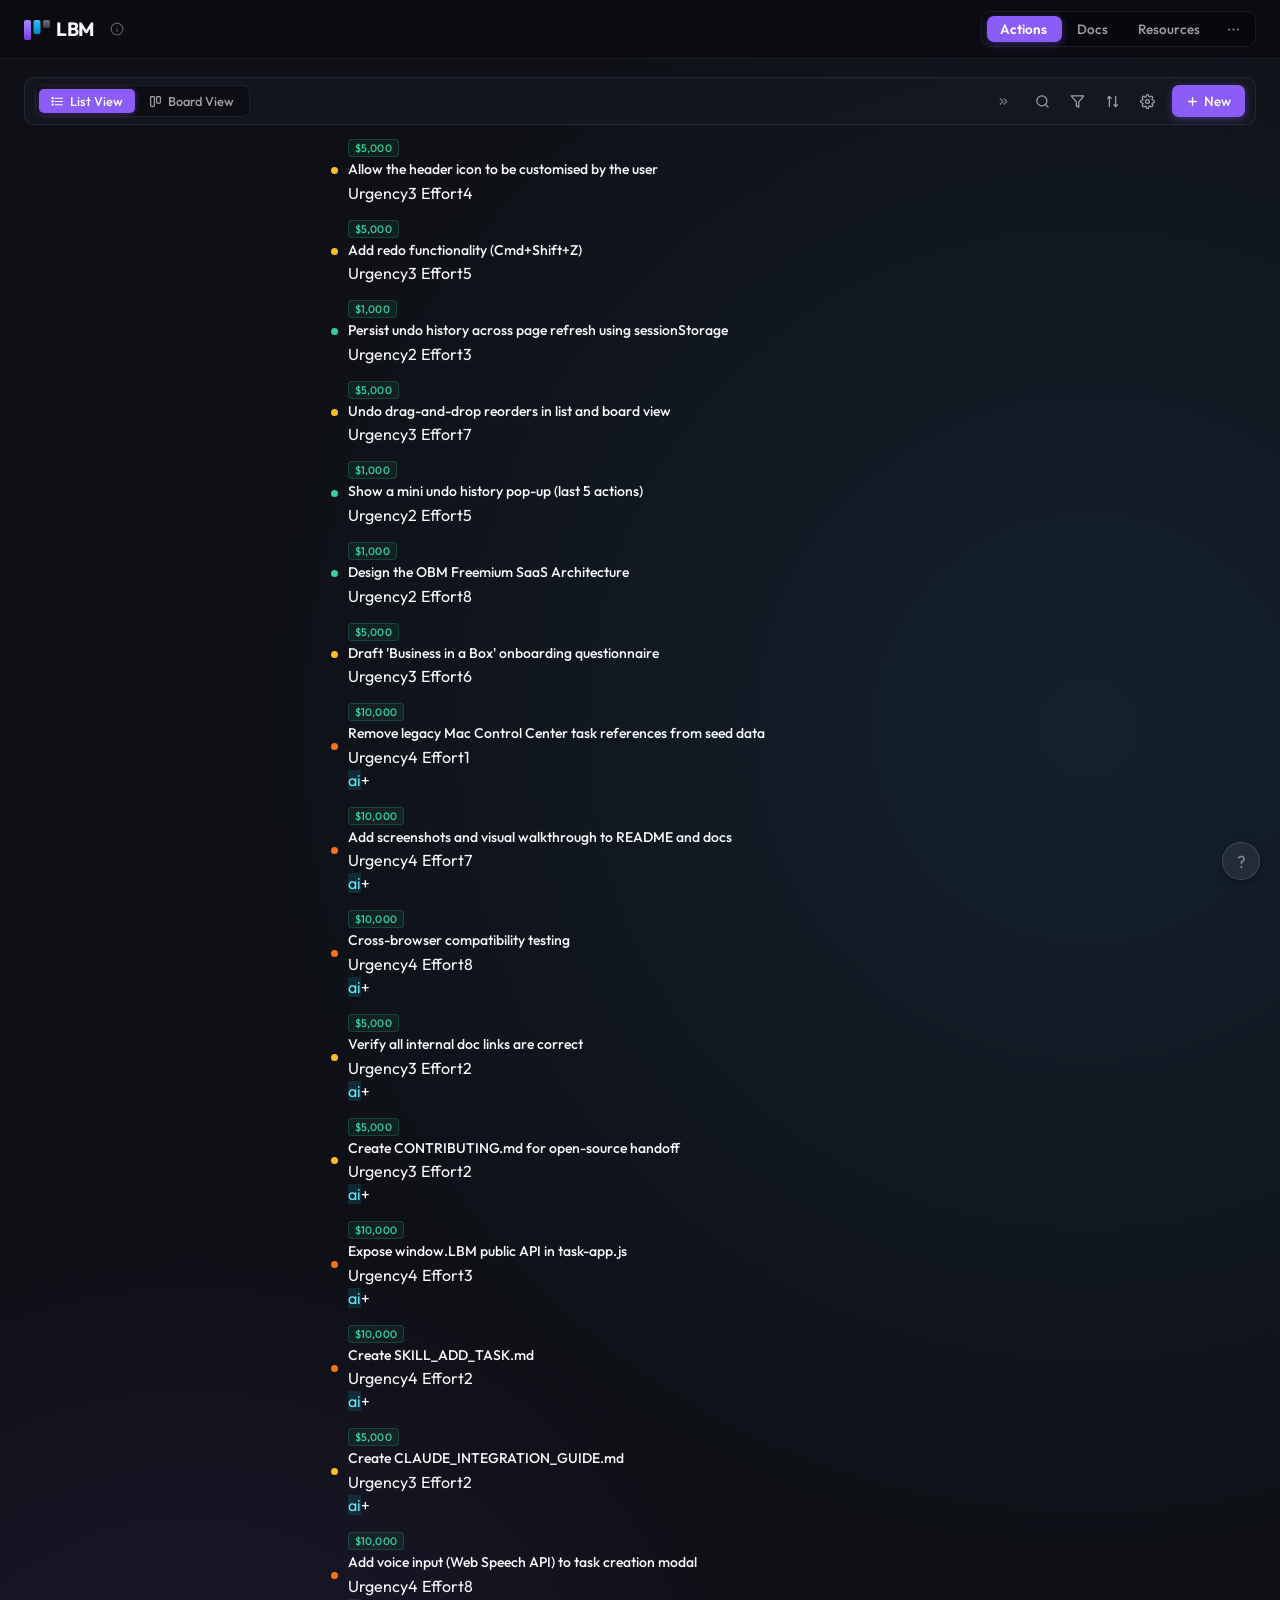
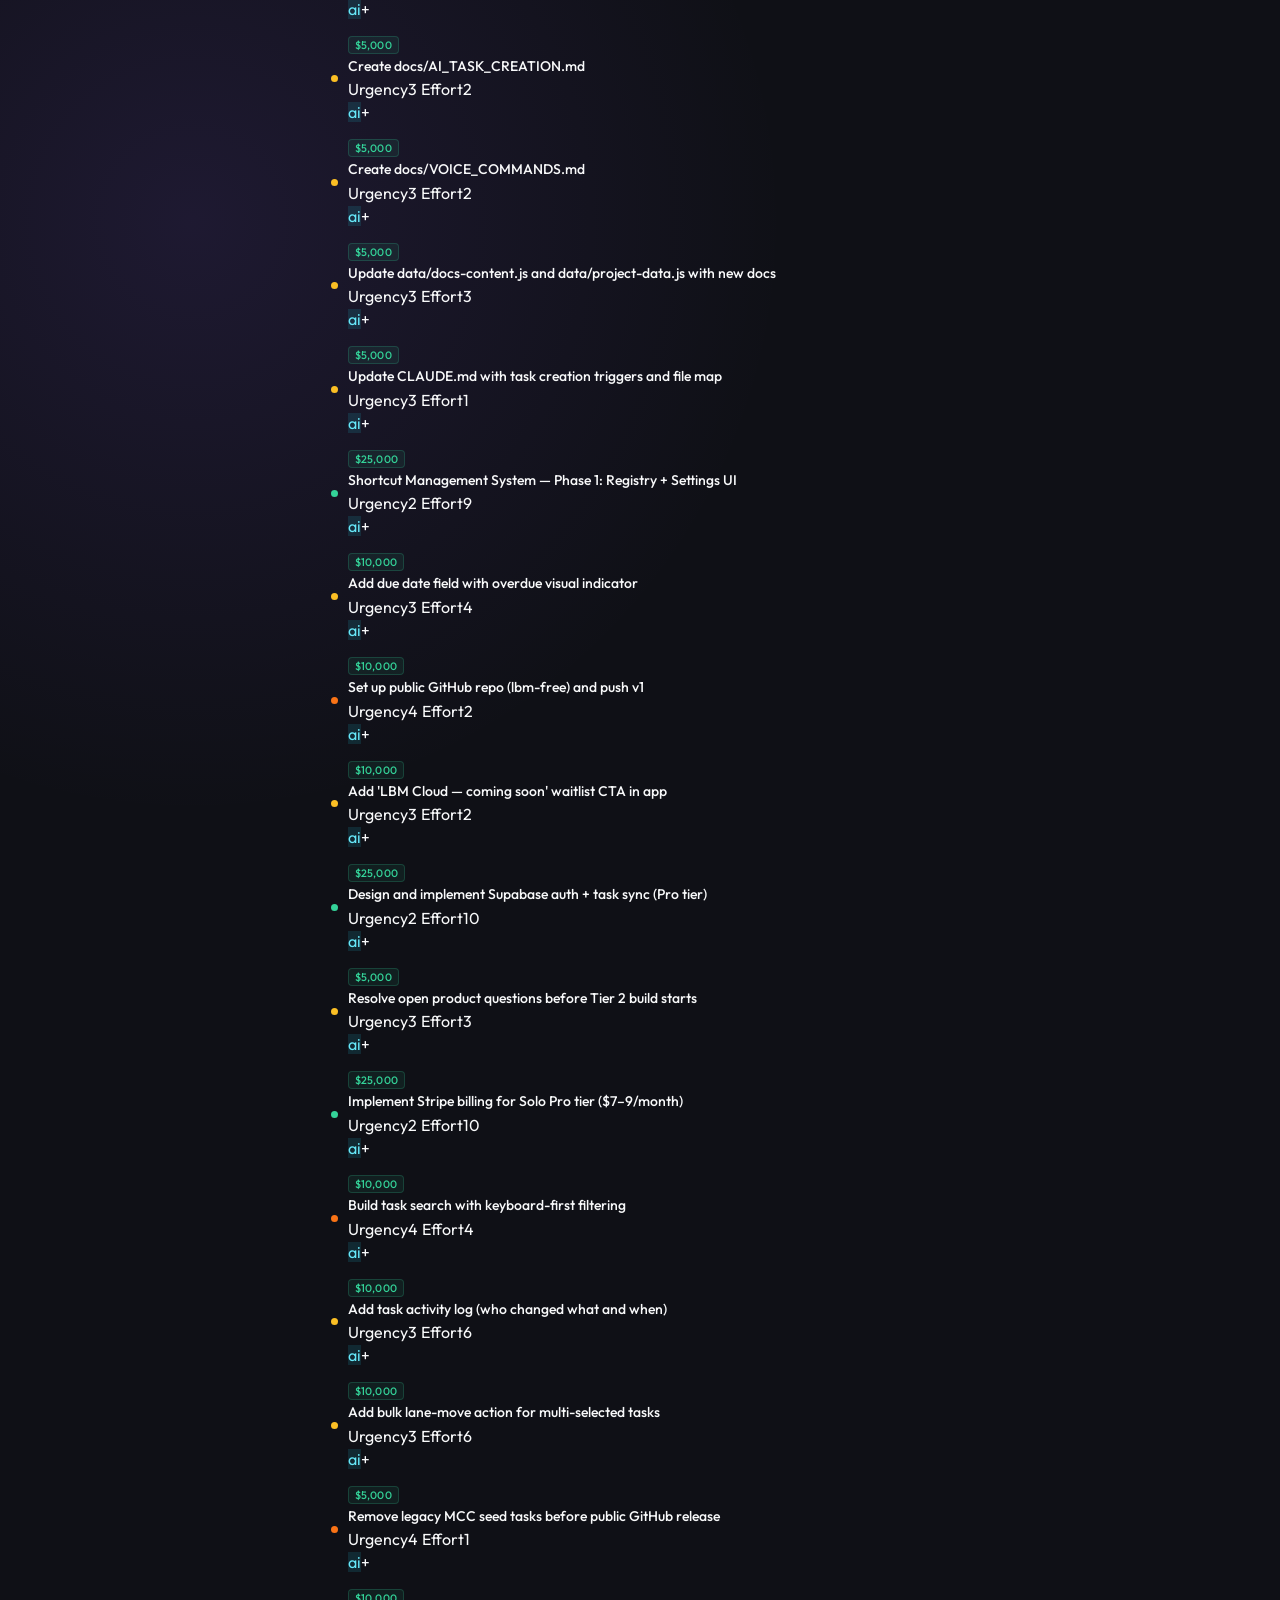
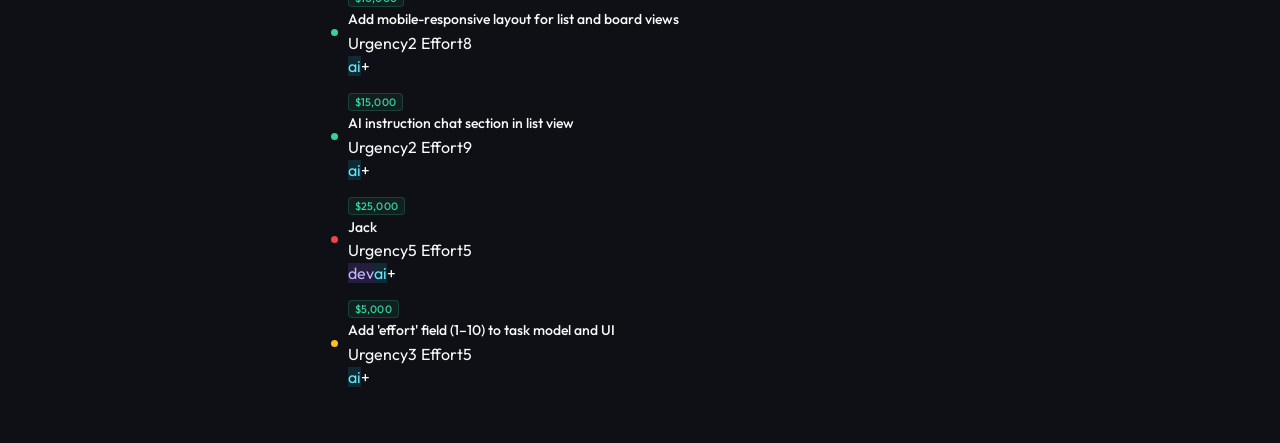
<file: index.html>
<!DOCTYPE html>
<html lang="en">
<head>
  <meta charset="UTF-8">
  <meta name="viewport" content="width=device-width, initial-scale=1.0">
  <title>LBM — Local Business Manager</title>
  <link rel="preconnect" href="https://fonts.googleapis.com">
  <link rel="preconnect" href="https://fonts.gstatic.com" crossorigin>
  <link rel="stylesheet" href="styles.css">
  <script defer src="data/project-data.js"></script>
  <script defer src="header.js"></script>
  <script defer src="task-app.js"></script>
</head>
<body>

  <!-- ── Header ──────────────────────────────────────────────────────────────── -->
  <header class="site-header">
    <div class="header-inner">
      <div class="brand">
        <a class="brand-link" href="index.html" aria-label="Local Business Manager home">
          <svg class="brand-mark" width="26" height="22" viewBox="0 0 26 22" fill="none" aria-hidden="true">
            <rect x="0" y="2" width="7" height="20" rx="2" fill="url(#ltm-g1)"/>
            <rect x="9.5" y="2" width="7" height="14" rx="2" fill="url(#ltm-g2)"/>
            <rect x="19" y="2" width="7" height="8" rx="2" fill="url(#ltm-g3)"/>
            <defs>
              <linearGradient id="ltm-g1" x1="3.5" y1="2" x2="3.5" y2="22" gradientUnits="userSpaceOnUse">
                <stop offset="0%" stop-color="#a78bfa"/>
                <stop offset="100%" stop-color="#7c3aed"/>
              </linearGradient>
              <linearGradient id="ltm-g2" x1="13" y1="2" x2="13" y2="16" gradientUnits="userSpaceOnUse">
                <stop offset="0%" stop-color="#38bdf8"/>
                <stop offset="100%" stop-color="#0284c7"/>
              </linearGradient>
              <linearGradient id="ltm-g3" x1="22.5" y1="2" x2="22.5" y2="10" gradientUnits="userSpaceOnUse">
                <stop offset="0%" stop-color="#71717a"/>
                <stop offset="100%" stop-color="#3f3f46"/>
              </linearGradient>
            </defs>
          </svg>
        </a>
        <span class="brand-name" id="brandName" title="Click to rename">LBM</span>
        <button class="icon-button brand-info-btn" id="toggleInfoButton" type="button"
          title="App info &amp; stats" aria-expanded="false" aria-controls="infoDrawer">
          <svg width="14" height="14" viewBox="0 0 24 24" fill="none" stroke="currentColor"
            stroke-width="2" stroke-linecap="round" stroke-linejoin="round">
            <circle cx="12" cy="12" r="10"/><line x1="12" y1="16" x2="12" y2="12"/>
            <line x1="12" y1="8" x2="12.01" y2="8"/>
          </svg>
        </button>
      </div>
      <nav class="tabs" aria-label="Navigation">
        <a class="tab active" href="index.html">Actions<span class="shortcut-tooltip">Go to Actions <kbd>A</kbd></span></a>
        <a class="tab" href="docs.html">Docs<span class="shortcut-tooltip">Go to Docs <kbd>D</kbd></span></a>
        <a class="tab" href="resources.html">Resources<span class="shortcut-tooltip">Go to Resources <kbd>R</kbd></span></a>

        <!-- ── Menu tab ──────────────────────────────────────────────────────── -->
        <div class="app-menu-wrap tab tab-menu" id="appMenuWrap">
          <button class="app-menu-btn" id="appMenuBtn" type="button"
            title="More options" aria-label="More options" aria-expanded="false" aria-haspopup="menu">
            <svg width="15" height="15" viewBox="0 0 24 24" fill="currentColor" aria-hidden="true">
              <circle cx="5" cy="12" r="1.5"/><circle cx="12" cy="12" r="1.5"/><circle cx="19" cy="12" r="1.5"/>
            </svg>
          </button>
          <span class="shortcut-tooltip">Menu <kbd>M</kbd></span>
          <div class="app-menu-dropdown" id="appMenuDropdown" hidden role="menu">
            <button class="app-menu-item" id="menuAppInfo" role="menuitem">
              <svg width="13" height="13" viewBox="0 0 24 24" fill="none" stroke="currentColor"
                stroke-width="2" stroke-linecap="round" stroke-linejoin="round" aria-hidden="true">
                <circle cx="12" cy="12" r="10"/><line x1="12" y1="16" x2="12" y2="12"/>
                <line x1="12" y1="8" x2="12.01" y2="8"/>
              </svg>
              App info &amp; stats
            </button>
            <div class="app-menu-sep" role="separator"></div>
            <button class="app-menu-item" id="menuExportJson" role="menuitem">
              <svg width="13" height="13" viewBox="0 0 24 24" fill="none" stroke="currentColor"
                stroke-width="2" stroke-linecap="round" stroke-linejoin="round" aria-hidden="true">
                <path d="M21 15v4a2 2 0 0 1-2 2H5a2 2 0 0 1-2-2v-4"/>
                <polyline points="7 10 12 15 17 10"/><line x1="12" y1="15" x2="12" y2="3"/>
              </svg>
              Export JSON
            </button>
            <button class="app-menu-item" id="menuExportMarkdown" role="menuitem">
              <svg width="13" height="13" viewBox="0 0 24 24" fill="none" stroke="currentColor"
                stroke-width="2" stroke-linecap="round" stroke-linejoin="round" aria-hidden="true">
                <path d="M14 2H6a2 2 0 0 0-2 2v16a2 2 0 0 0 2 2h12a2 2 0 0 0 2-2V8z"/>
                <polyline points="14 2 14 8 20 8"/>
              </svg>
              Export Markdown
            </button>
            <button class="app-menu-item" id="menuImportJson" role="menuitem">
              <svg width="13" height="13" viewBox="0 0 24 24" fill="none" stroke="currentColor"
                stroke-width="2" stroke-linecap="round" stroke-linejoin="round" aria-hidden="true">
                <path d="M21 15v4a2 2 0 0 1-2 2H5a2 2 0 0 1-2-2v-4"/>
                <polyline points="17 8 12 3 7 8"/><line x1="12" y1="3" x2="12" y2="15"/>
              </svg>
              Import JSON
            </button>
            <button class="app-menu-item" id="menuRestorePoints" role="menuitem">
              <svg width="13" height="13" viewBox="0 0 24 24" fill="none" stroke="currentColor"
                stroke-width="2" stroke-linecap="round" stroke-linejoin="round" aria-hidden="true">
                <circle cx="12" cy="12" r="10"/><polyline points="12 6 12 12 16 14"/>
              </svg>
              Restore points
            </button>
            <button class="app-menu-item" id="menuStorageAudit" role="menuitem">
              <svg width="13" height="13" viewBox="0 0 24 24" fill="none" stroke="currentColor"
                stroke-width="2" stroke-linecap="round" stroke-linejoin="round" aria-hidden="true">
                <ellipse cx="12" cy="5" rx="9" ry="3"/>
                <path d="M21 12c0 1.66-4.03 3-9 3S3 13.66 3 12"/>
                <path d="M3 5v14c0 1.66 4.03 3 9 3s9-1.34 9-3V5"/>
              </svg>
              Storage audit
              <span class="storage-audit-badge" id="storageAuditBadge" hidden aria-label="orphaned data found"></span>
            </button>
            <div class="app-menu-sep" role="separator"></div>
            <button class="app-menu-item app-menu-item--danger" id="menuResetApp" role="menuitem">
              <svg width="13" height="13" viewBox="0 0 24 24" fill="none" stroke="currentColor"
                stroke-width="2" stroke-linecap="round" stroke-linejoin="round" aria-hidden="true">
                <polyline points="3 6 5 6 21 6"/><path d="M19 6l-1 14a2 2 0 0 1-2 2H8a2 2 0 0 1-2-2L5 6"/>
                <path d="M10 11v6"/><path d="M14 11v6"/>
                <path d="M9 6V4a1 1 0 0 1 1-1h4a1 1 0 0 1 1 1v2"/>
              </svg>
              Reset this copy
            </button>
            <div class="app-menu-sep" role="separator"></div>
            <button class="app-menu-item app-menu-advanced-header" id="menuAdvancedToggle"
              type="button" aria-expanded="false" aria-controls="advancedPanel">
              <svg class="advanced-chevron" width="10" height="10" viewBox="0 0 24 24" fill="none"
                stroke="currentColor" stroke-width="2.5" stroke-linecap="round"
                stroke-linejoin="round" aria-hidden="true">
                <polyline points="9 18 15 12 9 6"/>
              </svg>
              Advanced
            </button>
            <div class="app-menu-advanced-panel" id="advancedPanel" hidden>
              <label class="app-menu-toggle-row" id="skipResetRow">
                <span class="app-menu-toggle-label">Skip reset confirmation</span>
                <span class="app-toggle-switch" id="skipResetToggle" role="switch"
                  aria-checked="false" tabindex="0" aria-label="Skip reset confirmation">
                  <span class="app-toggle-thumb"></span>
                </span>
              </label>
            </div>
            <div class="app-menu-sep" role="separator"></div>
            <div class="app-menu-attribution">
              <div class="app-menu-attr-row">Built by <a href="https://linkedin.com/in/bappygolder" target="_blank" rel="noopener" class="app-menu-attr-link">Bappy Golder</a> &amp; <a href="https://olab.com.au/" target="_blank" rel="noopener" class="app-menu-attr-link">oLab</a></div>
              <div class="app-menu-attr-row">
                <a href="https://github.com/bappygolder/LBM_Free_Local_Notion_Alternative" target="_blank" rel="noopener" class="app-menu-attr-github"><svg width="10" height="10" viewBox="0 0 24 24" fill="currentColor" aria-hidden="true"><path d="M12 2C6.477 2 2 6.477 2 12c0 4.418 2.865 8.166 6.839 9.489.5.092.682-.217.682-.482 0-.237-.009-.868-.013-1.703-2.782.604-3.369-1.341-3.369-1.341-.454-1.154-1.11-1.462-1.11-1.462-.908-.62.069-.608.069-.608 1.003.07 1.531 1.03 1.531 1.03.892 1.529 2.341 1.087 2.91.832.092-.647.35-1.088.636-1.338-2.22-.253-4.555-1.11-4.555-4.943 0-1.091.39-1.984 1.029-2.683-.103-.253-.446-1.27.098-2.647 0 0 .84-.269 2.75 1.025A9.578 9.578 0 0 1 12 6.836a9.59 9.59 0 0 1 2.504.337c1.909-1.294 2.747-1.025 2.747-1.025.546 1.377.203 2.394.1 2.647.64.699 1.028 1.592 1.028 2.683 0 3.842-2.339 4.687-4.566 4.935.359.309.678.919.678 1.852 0 1.336-.012 2.415-.012 2.744 0 .267.18.578.688.48C19.138 20.163 22 16.418 22 12c0-5.523-4.477-10-10-10z"/></svg>View on GitHub</a>
              </div>
            </div>
          </div>
        </div>
      </nav>

    </div>
  </header>

  <div class="page-wrap">

    <!-- ── Info panel (hidden) ────────────────────────────────────────────────── -->
    <div class="info-panel" id="infoDrawer" hidden>
      <div class="stats-grid" id="statsGrid"></div>
      <p class="info-note" id="storageStatus"></p>
      <div class="button-row">
        <button class="secondary" id="exportJsonButton" type="button">Export JSON</button>
        <button class="secondary" id="exportMarkdownButton" type="button">Export Markdown</button>
        <button class="ghost" id="resetButton" type="button">Reset</button>
      </div>
      <div class="notice" id="seedNotice" hidden></div>
      <div class="storage-key-row">
        <span class="storage-key-label">Storage key</span>
        <span class="storage-key-value" id="storageKeyValue"></span>
        <button class="ghost storage-key-change-btn" id="storageKeyChangeBtn" type="button">Change</button>
        <span class="storage-key-editor" id="storageKeyEditor" hidden>
          <input class="storage-key-input" id="storageKeyInput" type="text" spellcheck="false" autocomplete="off" placeholder="e.g. my-project-tracker">
          <button class="primary" id="storageKeySaveBtn" type="button">Save &amp; reload</button>
          <button class="ghost" id="storageKeyCancelBtn" type="button">Cancel</button>
        </span>
      </div>
    </div>

    <!-- ── Toolbar ────────────────────────────────────────────────────────────── -->
    <div class="toolbar">
      <div class="view-toggle" id="viewToggle" role="tablist" aria-label="Task view">
        <button class="view-button active" id="listViewButton" type="button" role="tab" aria-selected="true">
          <svg width="13" height="13" viewBox="0 0 24 24" fill="none" stroke="currentColor"
            stroke-width="2.2" stroke-linecap="round">
            <line x1="8" y1="6" x2="21" y2="6"/><line x1="8" y1="12" x2="21" y2="12"/>
            <line x1="8" y1="18" x2="21" y2="18"/><circle cx="3" cy="6" r="1" fill="currentColor"/>
            <circle cx="3" cy="12" r="1" fill="currentColor"/><circle cx="3" cy="18" r="1" fill="currentColor"/>
          </svg>
          List View
          <span class="shortcut-tooltip">List view <kbd>L</kbd></span>
        </button>
        <button class="view-button" id="boardViewButton" type="button" role="tab" aria-selected="false">
          <svg width="13" height="13" viewBox="0 0 24 24" fill="none" stroke="currentColor"
            stroke-width="2.2" stroke-linecap="round" stroke-linejoin="round">
            <rect x="3" y="3" width="7" height="18" rx="1.5"/>
            <rect x="14" y="3" width="7" height="12" rx="1.5"/>
          </svg>
          Board View
          <span class="shortcut-tooltip">Board view <kbd>B</kbd></span>
        </button>
      </div>

      <div class="toolbar-right">

        <!-- ── Toolbar collapse toggle ── -->
        <button class="icon-button toolbar-collapse-btn" id="toolbarCollapseBtn" type="button"
          title="Hide toolbar options" aria-expanded="true">
          <svg class="collapse-arrow-icon" width="13" height="13" viewBox="0 0 24 24" fill="none"
            stroke="currentColor" stroke-width="2.5" stroke-linecap="round" stroke-linejoin="round">
            <polyline points="13 17 18 12 13 7"/>
            <polyline points="6 17 11 12 6 7"/>
          </svg>
        </button>

        <!-- ── Collapsible icon group ── -->
        <div class="toolbar-icon-group" id="toolbarIconGroup">

        <!-- ── Search drawer (expands left) ── -->
        <div class="search-filter-bar" id="searchFilterBar">
          <div class="bar-search-section" id="barSearchSection" hidden>
            <svg class="search-bar-icon" width="13" height="13" viewBox="0 0 24 24" fill="none"
              stroke="currentColor" stroke-width="2" stroke-linecap="round" stroke-linejoin="round"
              aria-hidden="true">
              <circle cx="11" cy="11" r="8"/><line x1="21" y1="21" x2="16.65" y2="16.65"/>
            </svg>
            <input class="search-input" id="searchInput" type="text" placeholder="Type to search…" autocomplete="off">
          </div>
        </div>
        <!-- ── /Drawer ── -->

        <!-- Search -->
        <button class="icon-button toolbar-icon-btn" id="searchToggle" type="button"
          title="Search" aria-expanded="false">
          <svg width="15" height="15" viewBox="0 0 24 24" fill="none" stroke="currentColor"
            stroke-width="2" stroke-linecap="round" stroke-linejoin="round">
            <circle cx="11" cy="11" r="8"/><line x1="21" y1="21" x2="16.65" y2="16.65"/>
          </svg>
        </button>

        <!-- Filter (dropdown below) -->
        <div class="toolbar-dropdown-wrap" id="filterWrap">
          <button class="icon-button toolbar-icon-btn" id="filterToggle" type="button"
            title="Filter" aria-expanded="false">
            <svg width="15" height="15" viewBox="0 0 24 24" fill="none" stroke="currentColor"
              stroke-width="2" stroke-linecap="round" stroke-linejoin="round">
              <polygon points="22 3 2 3 10 12.46 10 19 14 21 14 12.46 22 3"/>
            </svg>
          </button>
          <div class="toolbar-dropdown" id="filterPanel" hidden role="menu">
            <div class="toolbar-dropdown-heading">Filter</div>
            <button class="dropdown-item" data-filter="all" role="menuitemradio">All tasks</button>
            <button class="dropdown-item" data-filter="active" role="menuitemradio">Active only</button>
            <button class="dropdown-item" data-filter="done" role="menuitemradio">Completed / Archived</button>
            <button class="dropdown-item" data-filter="urgent" role="menuitemradio">Urgent (4+)</button>
            <button class="dropdown-item" data-filter="recommended" role="menuitemradio">Recommended</button>
            <button class="dropdown-item" data-filter="requested" role="menuitemradio">Requested</button>
          </div>
        </div>

        <!-- Sort (dropdown below, list view only) -->
        <div class="toolbar-dropdown-wrap" id="sortWrap">
          <button class="icon-button toolbar-icon-btn" id="sortToggle" type="button"
            title="Sort" aria-expanded="false">
            <svg width="15" height="15" viewBox="0 0 24 24" fill="none" stroke="currentColor"
              stroke-width="2" stroke-linecap="round" stroke-linejoin="round">
              <line x1="7" y1="4" x2="7" y2="20"/>
              <polyline points="4 7 7 4 10 7"/>
              <line x1="17" y1="20" x2="17" y2="4"/>
              <polyline points="14 17 17 20 20 17"/>
            </svg>
          </button>
          <div class="toolbar-dropdown sort-panel" id="sortPanel" hidden role="menu">
            <!-- Populated dynamically by renderSortPanel() in task-app.js -->
          </div>
        </div>

        <!-- Settings (dropdown below) -->
        <div class="toolbar-dropdown-wrap settings-wrap">
          <button class="icon-button toolbar-icon-btn" id="settingsToggle" type="button"
            title="Settings" aria-expanded="false">
            <svg width="15" height="15" viewBox="0 0 24 24" fill="none" stroke="currentColor"
              stroke-width="2" stroke-linecap="round" stroke-linejoin="round">
              <circle cx="12" cy="12" r="3"/>
              <path d="M19.4 15a1.65 1.65 0 0 0 .33 1.82l.06.06a2 2 0 0 1-2.83 2.83l-.06-.06a1.65 1.65 0 0 0-1.82-.33 1.65 1.65 0 0 0-1 1.51V21a2 2 0 0 1-4 0v-.09A1.65 1.65 0 0 0 9 19.4a1.65 1.65 0 0 0-1.82.33l-.06.06a2 2 0 0 1-2.83-2.83l.06-.06A1.65 1.65 0 0 0 4.68 15a1.65 1.65 0 0 0-1.51-1H3a2 2 0 0 1 0-4h.09A1.65 1.65 0 0 0 4.6 9a1.65 1.65 0 0 0-.33-1.82l-.06-.06a2 2 0 0 1 2.83-2.83l.06.06A1.65 1.65 0 0 0 9 4.68a1.65 1.65 0 0 0 1-1.51V3a2 2 0 0 1 4 0v.09a1.65 1.65 0 0 0 1 1.51 1.65 1.65 0 0 0 1.82-.33l.06-.06a2 2 0 0 1 2.83 2.83l-.06.06A1.65 1.65 0 0 0 19.4 9a1.65 1.65 0 0 0 1.51 1H21a2 2 0 0 1 0 4h-.09a1.65 1.65 0 0 0-1.51 1z"/>
            </svg>
          </button>
          <div class="toolbar-dropdown settings-popover" id="settingsPopover" hidden>
            <!-- Populated dynamically by renderSettingsPopover() in task-app.js -->
          </div>
        </div>
        <div class="card-fields-wrap" style="position:relative">
          <button class="icon-button toolbar-icon-btn" id="cardFieldsBtn" type="button"
            title="Card fields" hidden aria-expanded="false">
            <svg width="15" height="15" viewBox="0 0 24 24" fill="none" stroke="currentColor"
              stroke-width="2" stroke-linecap="round" stroke-linejoin="round">
              <path d="M1 12s4-8 11-8 11 8 11 8-4 8-11 8-11-8-11-8z"/>
              <circle cx="12" cy="12" r="3"/>
            </svg>
          </button>
          <div class="card-fields-popover toolbar-dropdown" id="cardFieldsPopover" hidden>
            <div class="toolbar-dropdown-heading">Show on cards</div>
            <label class="toggle-item">
              <span class="toggle-label">Urgency</span>
              <span class="toggle-track" id="cfUrgency" role="switch" aria-checked="false" tabindex="0">
                <span class="toggle-thumb"></span>
              </span>
            </label>
            <label class="toggle-item">
              <span class="toggle-label">Notes preview</span>
              <span class="toggle-track" id="cfNotes" role="switch" aria-checked="false" tabindex="0">
                <span class="toggle-thumb"></span>
              </span>
            </label>
            <label class="toggle-item">
              <span class="toggle-label">Value</span>
              <span class="toggle-track" id="cfValue" role="switch" aria-checked="false" tabindex="0">
                <span class="toggle-thumb"></span>
              </span>
            </label>
            <label class="toggle-item">
              <span class="toggle-label">Area</span>
              <span class="toggle-track" id="cfArea" role="switch" aria-checked="false" tabindex="0">
                <span class="toggle-thumb"></span>
              </span>
            </label>
          </div>
        </div>
        </div><!-- /.toolbar-icon-group -->
        <div class="new-btn-wrap">
          <button class="primary toolbar-add-btn" id="openCreateButton" type="button">
            <svg width="13" height="13" viewBox="0 0 24 24" fill="none" stroke="currentColor"
              stroke-width="2.5" stroke-linecap="round">
              <line x1="12" y1="5" x2="12" y2="19"/><line x1="5" y1="12" x2="19" y2="12"/>
            </svg>
            New
          </button>
          <div class="new-btn-tooltip">New item<span class="new-btn-kbd">Ctrl+N</span></div>
        </div>
      </div>
    </div>

    <!-- ── Views container ───────────────────────────────────────────────────── -->

    <!-- LIST VIEW -->
    <div id="listView">
      <div class="task-list" id="taskList"></div>
      <div class="completed-wrap" id="hiddenListsWrap" hidden>
        <button class="completed-toggle" id="hiddenListsToggle" type="button" aria-expanded="false">
          <svg class="completed-chevron" width="13" height="13" viewBox="0 0 24 24" fill="none"
            stroke="currentColor" stroke-width="2.5" stroke-linecap="round" stroke-linejoin="round">
            <polyline points="9 18 15 12 9 6"/>
          </svg>
          <span>Completed &amp; Archived</span>
          <span class="completed-count" id="hiddenListsCount">0</span>
        </button>
        <div class="hidden-lists" id="hiddenLists" hidden></div>
      </div>
    </div>

  </div><!-- /.page-wrap -->

  <!-- BOARD VIEW — outside .page-wrap so it runs edge-to-edge -->
  <div id="boardView" hidden>
    <div class="board-columns" id="boardColumns"></div>
    <div class="board-hidden-groups" id="boardCollapsedStrip" hidden>
      <span class="board-hidden-groups-label">Hidden groups</span>
      <div class="board-hidden-chips" id="boardHiddenChips"></div>
    </div>
  </div>

  <!-- ── Task detail panel ─────────────────────────────────────────────────────
       Notion-style slide-in from right. Shows on task click.
  ─────────────────────────────────────────────────────────────────────────── -->
  <div class="detail-overlay" id="detailOverlay" hidden aria-modal="true" role="dialog">
    <div class="detail-backdrop" id="detailBackdrop"></div>
    <div class="detail-panel" id="detailPanel">
      <div class="detail-toolbar">
        <button class="detail-back-btn" id="detailCloseBtn" type="button" aria-label="Close panel">
          <svg width="15" height="15" viewBox="0 0 24 24" fill="none" stroke="currentColor"
            stroke-width="2" stroke-linecap="round" stroke-linejoin="round">
            <polyline points="15 18 9 12 15 6"/><polyline points="9 18 3 12 9 6"/>
          </svg>
        </button>
        <div class="detail-mode-toggle" id="detailModeToggle">
          <button class="detail-mode-btn active" id="detailModeSide" type="button" title="Side panel">
            <svg width="13" height="13" viewBox="0 0 24 24" fill="none" stroke="currentColor"
              stroke-width="2.2" stroke-linecap="round" stroke-linejoin="round">
              <rect x="3" y="3" width="18" height="18" rx="2"/>
              <line x1="15" y1="3" x2="15" y2="21"/>
            </svg>
          </button>
          <button class="detail-mode-btn" id="detailModeCenter" type="button" title="Centered view">
            <svg width="13" height="13" viewBox="0 0 24 24" fill="none" stroke="currentColor"
              stroke-width="2.2" stroke-linecap="round" stroke-linejoin="round">
              <rect x="5" y="3" width="14" height="18" rx="2"/>
            </svg>
          </button>
          <button class="detail-mode-btn" id="detailModeFull" type="button" title="Full page">
            <svg width="13" height="13" viewBox="0 0 24 24" fill="none" stroke="currentColor"
              stroke-width="2.2" stroke-linecap="round" stroke-linejoin="round">
              <path d="M8 3H5a2 2 0 0 0-2 2v3m18 0V5a2 2 0 0 0-2-2h-3m0 18h3a2 2 0 0 0 2-2v-3M3 16v3a2 2 0 0 0 2 2h3"/>
            </svg>
          </button>
        </div>
        <!-- Hidden action buttons — bound by JS, triggered via prop-row clicks -->
        <button id="detailMarkDoneBtn" type="button" style="display:none"></button>
        <button id="detailDeleteBtn" type="button" style="display:none"></button>
      </div>
      <div class="detail-body">
        <h1 class="detail-title" id="detailTitle" contenteditable="true"
          spellcheck="true" data-placeholder="Task title…"></h1>
        <div class="detail-props-section">
          <div class="detail-props-header" id="detailPropsHeader">
            <span class="detail-props-header-label">Properties</span>
            <svg class="detail-props-chevron" id="detailPropsChevron" width="12" height="12" viewBox="0 0 24 24" fill="none" stroke="currentColor" stroke-width="2.5" stroke-linecap="round" stroke-linejoin="round">
              <polyline points="6 9 12 15 18 9"/>
            </svg>
          </div>
          <div class="detail-props" id="detailProps"></div>
        </div>
        <div class="detail-section-label">Notes</div>
        <!-- NOTE: contenteditable editor — designed for future BlockNote migration.
             Interface: getEditorContent() / setEditorContent(html) in task-app.js -->
        <div class="detail-notes-editor" id="notesEditor"
          contenteditable="true" spellcheck="true"
          data-placeholder="Add notes, links, or context…"></div>
        <p class="editor-hint">Cmd+B bold · Cmd+I italic · Cmd+Shift+8 list</p>
      </div>
    </div>
  </div>

  <!-- ── Column context menu ───────────────────────────────────────────────────
       Appears on board column ··· click
  ─────────────────────────────────────────────────────────────────────────── -->
  <div class="col-menu" id="colMenu" hidden role="menu">
    <button class="col-menu-item" id="colMenuRename" role="menuitem">Rename</button>
    <button class="col-menu-item" id="colMenuMoveLeft" role="menuitem">Move left</button>
    <button class="col-menu-item" id="colMenuMoveRight" role="menuitem">Move right</button>
    <button class="col-menu-item" id="colMenuHide" role="menuitem">Hide column</button>
    <div class="col-menu-sep" role="separator"></div>
    <div class="col-menu-color-row" role="group" aria-label="Column color">
      <span class="col-menu-color-label">Color</span>
      <div class="col-menu-swatches" id="colMenuSwatches">
        <button class="col-color-swatch swatch-default active" data-color="" title="Default"></button>
        <button class="col-color-swatch swatch-purple" data-color="purple" title="Purple"></button>
        <button class="col-color-swatch swatch-blue" data-color="blue" title="Blue"></button>
        <button class="col-color-swatch swatch-cyan" data-color="cyan" title="Cyan"></button>
        <button class="col-color-swatch swatch-green" data-color="green" title="Green"></button>
        <button class="col-color-swatch swatch-orange" data-color="orange" title="Orange"></button>
        <button class="col-color-swatch swatch-red" data-color="red" title="Red"></button>
      </div>
    </div>
    <div class="col-menu-sep" role="separator"></div>
    <button class="col-menu-item col-menu-danger" id="colMenuDelete" role="menuitem">Delete column</button>
  </div>

  <!-- ── Column rename dialog ──────────────────────────────────────────────── -->
  <div class="modal-backdrop" id="renameModal" hidden>
    <div class="modal-card modal-card--sm">
      <div class="modal-header">
        <h2 class="modal-title">Rename column</h2>
        <button class="icon-button" type="button" id="renameModalClose" aria-label="Close">
          <svg width="16" height="16" viewBox="0 0 24 24" fill="none" stroke="currentColor"
            stroke-width="2" stroke-linecap="round" stroke-linejoin="round">
            <line x1="18" y1="6" x2="6" y2="18"/><line x1="6" y1="6" x2="18" y2="18"/>
          </svg>
        </button>
      </div>
      <div class="field" style="margin-bottom:14px;">
        <label for="renameInput">Column name</label>
        <input id="renameInput" type="text" placeholder="Column name…">
      </div>
      <div class="button-row">
        <button class="primary" id="renameConfirm" type="button">Rename</button>
        <button class="ghost" id="renameCancel" type="button">Cancel</button>
      </div>
    </div>
  </div>

  <!-- ── Add column dialog ─────────────────────────────────────────────────── -->
  <div class="modal-backdrop" id="addColModal" hidden>
    <div class="modal-card modal-card--sm">
      <div class="modal-header">
        <h2 class="modal-title">Add column</h2>
        <button class="icon-button" type="button" id="addColModalClose" aria-label="Close">
          <svg width="16" height="16" viewBox="0 0 24 24" fill="none" stroke="currentColor"
            stroke-width="2" stroke-linecap="round" stroke-linejoin="round">
            <line x1="18" y1="6" x2="6" y2="18"/><line x1="6" y1="6" x2="18" y2="18"/>
          </svg>
        </button>
      </div>
      <div class="field" style="margin-bottom:14px;">
        <label for="addColInput">Column name</label>
        <input id="addColInput" type="text" placeholder="e.g. Review…">
      </div>
      <div class="button-row">
        <button class="primary" id="addColConfirm" type="button">Add column</button>
        <button class="ghost" id="addColCancel" type="button">Cancel</button>
      </div>
    </div>
  </div>

  <!-- ── Create / Edit task modal ──────────────────────────────────────────── -->
  <div class="modal-backdrop" id="taskModal" hidden>
    <div class="modal-card">
      <div class="modal-header">
        <h2 class="modal-title" id="modalTitle">New Task</h2>
        <button class="icon-button" type="button" id="closeModalButton" aria-label="Close">
          <svg width="16" height="16" viewBox="0 0 24 24" fill="none" stroke="currentColor"
            stroke-width="2" stroke-linecap="round" stroke-linejoin="round">
            <line x1="18" y1="6" x2="6" y2="18"/><line x1="6" y1="6" x2="18" y2="18"/>
          </svg>
        </button>
      </div>
      <form id="taskForm" autocomplete="off">
        <div class="form-grid">
          <div class="field full">
            <label for="taskTitle">Title</label>
            <div class="title-input-wrap">
              <input id="taskTitle" name="taskTitle" required placeholder="What needs to be done?">
              <button class="icon-button voice-mic-btn" type="button" id="voiceMicBtn"
                aria-label="Dictate title" title="Dictate title (microphone)">
                <svg width="15" height="15" viewBox="0 0 24 24" fill="none" stroke="currentColor" stroke-width="2" stroke-linecap="round" stroke-linejoin="round">
                  <path d="M12 2a3 3 0 0 1 3 3v7a3 3 0 0 1-6 0V5a3 3 0 0 1 3-3z"/>
                  <path d="M19 10v2a7 7 0 0 1-14 0v-2"/>
                  <line x1="12" y1="19" x2="12" y2="22"/>
                </svg>
              </button>
            </div>
          </div>
          <div class="field">
            <label for="taskLane">Stage</label>
            <select id="taskLane" name="taskLane"></select>
          </div>
          <div class="field">
            <label for="taskUrgency">Urgency</label>
            <select id="taskUrgency" name="taskUrgency">
              <option value="1">1 — Low</option>
              <option value="2">2</option>
              <option value="3" selected>3 — Medium</option>
              <option value="4">4 — High</option>
              <option value="5">5 — Critical</option>
            </select>
          </div>
          <div class="field">
            <label for="taskValue">Value ($)</label>
            <input id="taskValue" name="taskValue" type="number" min="0" step="100" placeholder="e.g. 5000">
          </div>
          <div class="field">
            <label for="taskArea">Area</label>
            <select id="taskArea" name="taskArea"></select>
          </div>
          <div class="field">
            <label for="taskSource">Source</label>
            <select id="taskSource" name="taskSource">
              <option value="user-requested" selected>Requested</option>
              <option value="recommended">Recommended</option>
              <option value="local-note">Local note</option>
            </select>
          </div>
          <div class="field full">
            <label for="taskNotes">Quick note</label>
            <textarea id="taskNotes" name="taskNotes" placeholder="Keep it short and action-oriented."></textarea>
          </div>
        </div>
        <div class="button-row" style="margin-top:14px;">
          <button class="primary" type="submit" id="submitButton">Save Task</button>
          <button class="ghost" type="button" id="cancelEditButton">Cancel</button>
        </div>
      </form>
    </div>
  </div>

  <!-- ── Keyboard shortcuts panel ─────────────────────────────────────────────── -->
  <button class="shortcuts-fab" id="shortcutsFab" type="button"
    aria-label="Keyboard shortcuts" data-tooltip="Keyboard shortcuts  ?">
    <span class="shortcuts-fab-glyph" aria-hidden="true">?</span>
  </button>

  <div class="shortcuts-panel" id="shortcutsPanel" hidden aria-modal="true" role="dialog" aria-label="Keyboard shortcuts">
    <div class="shortcuts-panel-header">
      <h2 class="shortcuts-panel-title">Keyboard Shortcuts</h2>
      <button class="icon-button shortcuts-panel-close" id="shortcutsPanelClose" type="button" aria-label="Close">
        <svg width="15" height="15" viewBox="0 0 24 24" fill="none" stroke="currentColor"
          stroke-width="2" stroke-linecap="round" stroke-linejoin="round">
          <line x1="18" y1="6" x2="6" y2="18"/><line x1="6" y1="6" x2="18" y2="18"/>
        </svg>
      </button>
    </div>
    <div class="shortcuts-panel-body">

      <div class="shortcuts-group">
        <div class="shortcuts-group-title shortcuts-group-title--blue">Tab Navigation</div>
        <div class="shortcuts-row"><kbd>A</kbd><span>Go to Actions</span></div>
        <div class="shortcuts-row"><kbd>D</kbd><span>Go to Docs</span></div>
        <div class="shortcuts-row"><kbd>R</kbd><span>Go to Resources</span></div>
        <div class="shortcuts-row"><kbd>M</kbd><span>Open / close menu</span></div>
        <div class="shortcuts-row"><kbd>L</kbd><span>Switch to List view</span></div>
        <div class="shortcuts-row"><kbd>B</kbd><span>Switch to Board view</span></div>
      </div>

      <div class="shortcuts-group">
        <div class="shortcuts-group-title shortcuts-group-title--purple">Quick Access</div>
        <div class="shortcuts-row"><kbd>N</kbd><span>New item</span></div>
        <div class="shortcuts-row"><kbd>Ctrl</kbd><kbd>N</kbd><span>New item (works in fields)</span></div>
        <div class="shortcuts-row"><kbd>/</kbd><span>Search</span></div>
        <div class="shortcuts-row"><kbd>?</kbd><span>Toggle shortcuts panel</span></div>
        <div class="shortcuts-row"><kbd>Esc</kbd><span>Dismiss / close anything</span></div>
        <div class="shortcuts-row"><kbd>Cmd</kbd><kbd>Z</kbd><span>Undo (delete · lane change · title edit)</span></div>
      </div>

      <div class="shortcuts-group">
        <div class="shortcuts-group-title shortcuts-group-title--blue">List — Navigate &amp; Select</div>
        <div class="shortcuts-row"><kbd>↓</kbd><span>Focus next task</span></div>
        <div class="shortcuts-row"><kbd>↑</kbd><span>Focus previous task</span></div>
        <div class="shortcuts-row"><kbd>Enter</kbd><span>Open focused task</span></div>
        <div class="shortcuts-row"><kbd>Shift</kbd><kbd>↓</kbd><span>Scroll down</span></div>
        <div class="shortcuts-row"><kbd>Shift</kbd><kbd>↑</kbd><span>Scroll up</span></div>
        <div class="shortcuts-row"><kbd>Esc</kbd><span>Clear selection</span></div>
      </div>

      <div class="shortcuts-group">
        <div class="shortcuts-group-title shortcuts-group-title--amber">List — Task Actions</div>
        <div class="shortcuts-row"><kbd>Shift</kbd><kbd>D</kbd><span>Delete focused task (Cmd+Z to undo)</span></div>
        <div class="shortcuts-row"><kbd>←</kbd><span>Restore deleted position</span></div>
        <div class="shortcuts-row"><kbd>→</kbd><span>Restore deleted position</span></div>
        <div class="shortcuts-row"><kbd>+</kbd> / <kbd>-</kbd><span>Increase / decrease list text size</span></div>
      </div>

      <div class="shortcuts-group">
        <div class="shortcuts-group-title shortcuts-group-title--purple">Multi-Select (List &amp; Board)</div>
        <div class="shortcuts-row"><kbd>Drag</kbd><span>Rubber-band select tasks</span></div>
        <div class="shortcuts-row"><kbd>Click</kbd><span>Toggle item in selection</span></div>
        <div class="shortcuts-row"><kbd>Del</kbd><kbd>⌫</kbd><kbd>Shift</kbd><kbd>D</kbd><span>Delete all selected</span></div>
        <div class="shortcuts-row"><kbd>Drag</kbd><span>Drag any selected item — all move together</span></div>
        <div class="shortcuts-row"><kbd>Esc</kbd><span>Clear selection</span></div>
      </div>

      <div class="shortcuts-group">
        <div class="shortcuts-group-title shortcuts-group-title--green">Detail Panel</div>
        <div class="shortcuts-row"><kbd>Shift</kbd><kbd>D</kbd><span>Delete this task (Cmd+Z to undo)</span></div>
        <div class="shortcuts-row"><kbd>Esc</kbd><span>Close panel</span></div>
      </div>

      <div class="shortcuts-group">
        <div class="shortcuts-group-title shortcuts-group-title--pink">Notes Editor</div>
        <div class="shortcuts-row"><kbd>Cmd</kbd><kbd>B</kbd><span>Bold</span></div>
        <div class="shortcuts-row"><kbd>Cmd</kbd><kbd>I</kbd><span>Italic</span></div>
        <div class="shortcuts-row"><kbd>Cmd</kbd><kbd>Shift</kbd><kbd>8</kbd><span>Bullet list</span></div>
      </div>

      <div class="shortcuts-group">
        <div class="shortcuts-group-title shortcuts-group-title--yellow">Board View</div>
        <div class="shortcuts-row"><kbd>Enter</kbd><span>Save new task</span></div>
        <div class="shortcuts-row"><kbd>Esc</kbd><span>Cancel inline form</span></div>
      </div>

    </div>
  </div>

  <!-- ── Restore points modal ─────────────────────────────────────────────────── -->
  <div class="modal-backdrop" id="restoreModal" hidden
    role="dialog" aria-modal="true" aria-labelledby="restoreModalTitle" tabindex="-1">
    <div class="modal-card modal-card--restore">
      <div class="modal-header">
        <h2 class="modal-title" id="restoreModalTitle">Restore points</h2>
        <button class="icon-button" type="button" id="restoreModalClose" aria-label="Close">
          <svg width="16" height="16" viewBox="0 0 24 24" fill="none" stroke="currentColor"
            stroke-width="2" stroke-linecap="round" stroke-linejoin="round" aria-hidden="true">
            <line x1="18" y1="6" x2="6" y2="18"/><line x1="6" y1="6" x2="18" y2="18"/>
          </svg>
        </button>
      </div>
      <p class="rp-subtitle">Up to 25 snapshots of your task data, saved automatically as you work.</p>
      <div class="rp-list" id="restoreList"></div>
    </div>
  </div>

  <!-- ── Storage audit modal ──────────────────────────────────────────────────── -->
  <div class="modal-backdrop" id="storageAuditModal" hidden
    role="dialog" aria-modal="true" aria-labelledby="storageAuditTitle" tabindex="-1">
    <div class="modal-card modal-card--audit">
      <div class="modal-header">
        <h2 class="modal-title" id="storageAuditTitle">Storage audit</h2>
        <button class="icon-button" type="button" id="storageAuditClose" aria-label="Close">
          <svg width="16" height="16" viewBox="0 0 24 24" fill="none" stroke="currentColor"
            stroke-width="2" stroke-linecap="round" stroke-linejoin="round" aria-hidden="true">
            <line x1="18" y1="6" x2="6" y2="18"/><line x1="6" y1="6" x2="18" y2="18"/>
          </svg>
        </button>
      </div>
      <p class="audit-auto-cleaned" id="auditAutoCleaned" hidden></p>
      <div class="audit-body" id="auditBody"></div>
      <div class="audit-footer">
        <button class="primary" id="storageAuditDone" type="button">Done</button>
      </div>
    </div>
  </div>

  <!-- ── Reset app confirmation modal ────────────────────────────────────────── -->
  <div class="reset-app-overlay" id="resetAppOverlay" hidden role="dialog"
    aria-modal="true" aria-labelledby="resetAppTitle">
    <div class="reset-app-dialog">
      <div class="reset-app-icon" aria-hidden="true">
        <svg width="22" height="22" viewBox="0 0 24 24" fill="none" stroke="currentColor"
          stroke-width="2" stroke-linecap="round" stroke-linejoin="round">
          <path d="M10.29 3.86L1.82 18a2 2 0 0 0 1.71 3h16.94a2 2 0 0 0 1.71-3L13.71 3.86a2 2 0 0 0-3.42 0z"/>
          <line x1="12" y1="9" x2="12" y2="13"/><line x1="12" y1="17" x2="12.01" y2="17"/>
        </svg>
      </div>
      <div class="reset-app-header">
        <h2 class="reset-app-title" id="resetAppTitle">Reset this copy?</h2>
        <p class="reset-app-sub">Choose what to reset. Other installations are not affected.</p>
      </div>
      <div class="reset-dialog-toggles">
        <label class="app-menu-toggle-row reset-toggle-row">
          <span class="app-menu-toggle-label">Clear all entries</span>
          <span class="app-toggle-switch" id="resetToggleTasks" role="switch"
            aria-checked="true" tabindex="0" aria-label="Clear all entries">
            <span class="app-toggle-thumb"></span>
          </span>
        </label>
        <label class="app-menu-toggle-row reset-toggle-row">
          <span class="app-menu-toggle-label">Reset workspace name</span>
          <span class="app-toggle-switch" id="resetToggleName" role="switch"
            aria-checked="false" tabindex="0" aria-label="Reset workspace name">
            <span class="app-toggle-thumb"></span>
          </span>
        </label>
        <label class="app-menu-toggle-row reset-toggle-row">
          <span class="app-menu-toggle-label">Reset settings</span>
          <span class="app-toggle-switch" id="resetToggleSettings" role="switch"
            aria-checked="false" tabindex="0" aria-label="Reset settings">
            <span class="app-toggle-thumb"></span>
          </span>
        </label>
      </div>
      <p class="reset-scope-note">This only affects this copy. Other installations are untouched.</p>
      <div class="reset-app-actions">
        <button class="ghost" id="resetAppCancelBtn" type="button">Cancel</button>
        <button class="danger" id="resetAppConfirmBtn" type="button">Reset</button>
      </div>
    </div>
  </div>

  <!-- ── New-copy setup modal ─────────────────────────────────────────────────
       Case A: Shown when LBM is opened at a new folder path while data from
               another installation exists in this browser.
       Case B: Shown when an install token mismatch is detected — i.e. a fresh
               copy of LBM was placed at the same path as an existing install.
       Locks the background until the user makes a choice.
  ──────────────────────────────────────────────────────────────────────────── -->
  <div class="new-copy-overlay" id="newCopyOverlay" hidden role="dialog"
    aria-modal="true" aria-labelledby="newCopyTitle">
    <div class="new-copy-dialog">
      <div class="new-copy-icon" aria-hidden="true">
        <svg width="22" height="22" viewBox="0 0 24 24" fill="none" stroke="currentColor"
          stroke-width="2" stroke-linecap="round" stroke-linejoin="round">
          <rect x="9" y="9" width="13" height="13" rx="2"/>
          <path d="M5 15H4a2 2 0 0 1-2-2V4a2 2 0 0 1 2-2h9a2 2 0 0 1 2 2v1"/>
        </svg>
      </div>
      <div class="new-copy-header">
        <h2 class="new-copy-title" id="newCopyTitle">New copy of LBM detected</h2>
        <p class="new-copy-sub" id="newCopySubtitle">Give this copy a project name so its tasks stay separate from other installations in this browser.</p>
      </div>

      <!-- ── Case B: data recovery (shown when fresh install detected) ──── -->
      <div id="newCopyRecoverySection" hidden>

        <!-- Main actions -->
        <div class="new-copy-recovery-actions" id="newCopyRecoveryActions">
          <button class="ghost" id="newCopyKeepBtn" type="button">Keep my data</button>
          <button class="primary" id="newCopyWipeBtn" type="button">Start fresh</button>
          <label class="new-copy-import-label" for="newCopyImportInput">
            <svg width="12" height="12" viewBox="0 0 24 24" fill="none" stroke="currentColor"
              stroke-width="2" stroke-linecap="round" stroke-linejoin="round" aria-hidden="true">
              <path d="M21 15v4a2 2 0 0 1-2 2H5a2 2 0 0 1-2-2v-4"/>
              <polyline points="17 8 12 3 7 8"/><line x1="12" y1="3" x2="12" y2="15"/>
            </svg>
            <span class="new-copy-import-text">Import data</span>
            <span class="new-copy-import-info" aria-hidden="true">
              <svg width="12" height="12" viewBox="0 0 24 24" fill="none" stroke="currentColor"
                stroke-width="2" stroke-linecap="round" stroke-linejoin="round">
                <circle cx="12" cy="12" r="10"/>
                <line x1="12" y1="8" x2="12" y2="12"/>
                <line x1="12" y1="16" x2="12.01" y2="16"/>
              </svg>
              <span class="new-copy-import-tooltip">Restore your tasks from a JSON file exported from a previous LBM install</span>
            </span>
          </label>
          <input type="file" id="newCopyImportInput" accept=".json">
        </div>

        <!-- Inline confirm: shown when Start fresh is clicked -->
        <div class="new-copy-wipe-confirm" id="newCopyWipeConfirm" hidden>
          <p class="new-copy-wipe-warning">All saved data will be permanently deleted. This cannot be undone.</p>
          <div class="new-copy-wipe-actions">
            <button class="ghost" id="newCopyWipeCancelBtn" type="button">Cancel</button>
            <button class="danger" id="newCopyWipeConfirmBtn" type="button">Yes, clear everything</button>
          </div>
        </div>

        <button class="new-copy-details-toggle" id="newCopyDetailsToggle" type="button" aria-expanded="false">
          <svg width="11" height="11" viewBox="0 0 24 24" fill="none" stroke="currentColor"
            stroke-width="2" stroke-linecap="round" stroke-linejoin="round" aria-hidden="true">
            <circle cx="12" cy="12" r="10"/>
            <line x1="12" y1="8" x2="12" y2="12"/>
            <line x1="12" y1="16" x2="12.01" y2="16"/>
          </svg>
          Previous session data
        </button>
        <p class="new-copy-recovery-meta" id="newCopyRecoveryMeta" hidden></p>

      </div>

      <!-- ── Case A: new path setup (shown by default) ──────────────────── -->
      <div id="newCopySetupSection">
        <label class="new-copy-field-label" for="newCopyNameInput">Project name</label>
        <input id="newCopyNameInput" class="new-copy-name-input" type="text"
          placeholder="e.g. My Shop 2026" autocomplete="off" spellcheck="false">
        <button class="primary new-copy-start-btn" id="newCopyStartBtn" type="button">Start Fresh</button>
        <button class="new-copy-advanced-toggle" id="newCopyAdvancedToggle"
          type="button" aria-expanded="false" aria-controls="newCopyAdvancedPanel">
          <svg class="advanced-chevron" width="10" height="10" viewBox="0 0 24 24" fill="none"
            stroke="currentColor" stroke-width="2.5" stroke-linecap="round"
            stroke-linejoin="round" aria-hidden="true">
            <polyline points="9 18 15 12 9 6"/>
          </svg>
          Advanced
        </button>
        <div class="new-copy-advanced-panel" id="newCopyAdvancedPanel" hidden>
          <label class="new-copy-field-label" for="newCopyKeyInput">Storage key</label>
          <input id="newCopyKeyInput" class="new-copy-key-input" type="text"
            spellcheck="false" autocomplete="off">
          <p class="new-copy-key-hint">Auto-generated from your project name. Letters, numbers, hyphens only. Must be unique per browser.</p>
        </div>
        <button class="new-copy-skip-btn" id="newCopySkipBtn" type="button">Use existing data</button>
      </div>

    </div>
  </div>

  <!-- Transparent click-guard: sits above content, below toolbar dropdowns.
       Shown whenever a toolbar panel or shortcuts panel is open — prevents
       clicks from reaching list rows / board cards while any panel is open. -->
  <div id="panelBackdrop" class="panel-backdrop" hidden></div>

  <!-- ── Multi-select action bar ──────────────────────────────────────────────
       Floats at bottom of screen when 1+ tasks are selected via lasso drag.
  ──────────────────────────────────────────────────────────────────────────── -->
  <div id="multiActionBar" class="multi-action-bar" hidden>
    <span class="multi-action-count" id="multiActionCount">0 selected</span>
    <div class="multi-action-divider"></div>
    <span class="multi-action-hint">
      <svg width="13" height="13" viewBox="0 0 24 24" fill="none" stroke="currentColor"
        stroke-width="2" stroke-linecap="round" stroke-linejoin="round">
        <polyline points="5 9 2 12 5 15"/><polyline points="9 5 12 2 15 5"/>
        <polyline points="15 19 12 22 9 19"/><polyline points="19 9 22 12 19 15"/>
        <line x1="2" y1="12" x2="22" y2="12"/><line x1="12" y1="2" x2="12" y2="22"/>
      </svg>
      drag to move
    </span>
    <div class="multi-action-divider"></div>
    <button class="multi-action-btn multi-action-btn--danger" id="multiActionDelete" type="button">
      <svg width="13" height="13" viewBox="0 0 24 24" fill="none" stroke="currentColor"
        stroke-width="2" stroke-linecap="round" stroke-linejoin="round">
        <path d="M3 6h18"/><path d="M8 6V4h8v2"/><path d="M19 6l-1 14H6L5 6"/>
      </svg>
      Delete
      <kbd class="multi-action-kbd">D</kbd>
    </button>
    <button class="multi-action-btn multi-action-btn--clear" id="multiActionClear" type="button" aria-label="Clear selection">
      <svg width="13" height="13" viewBox="0 0 24 24" fill="none" stroke="currentColor"
        stroke-width="2" stroke-linecap="round" stroke-linejoin="round">
        <line x1="18" y1="6" x2="6" y2="18"/><line x1="6" y1="6" x2="18" y2="18"/>
      </svg>
    </button>
  </div>

</body>
</html>
</file>
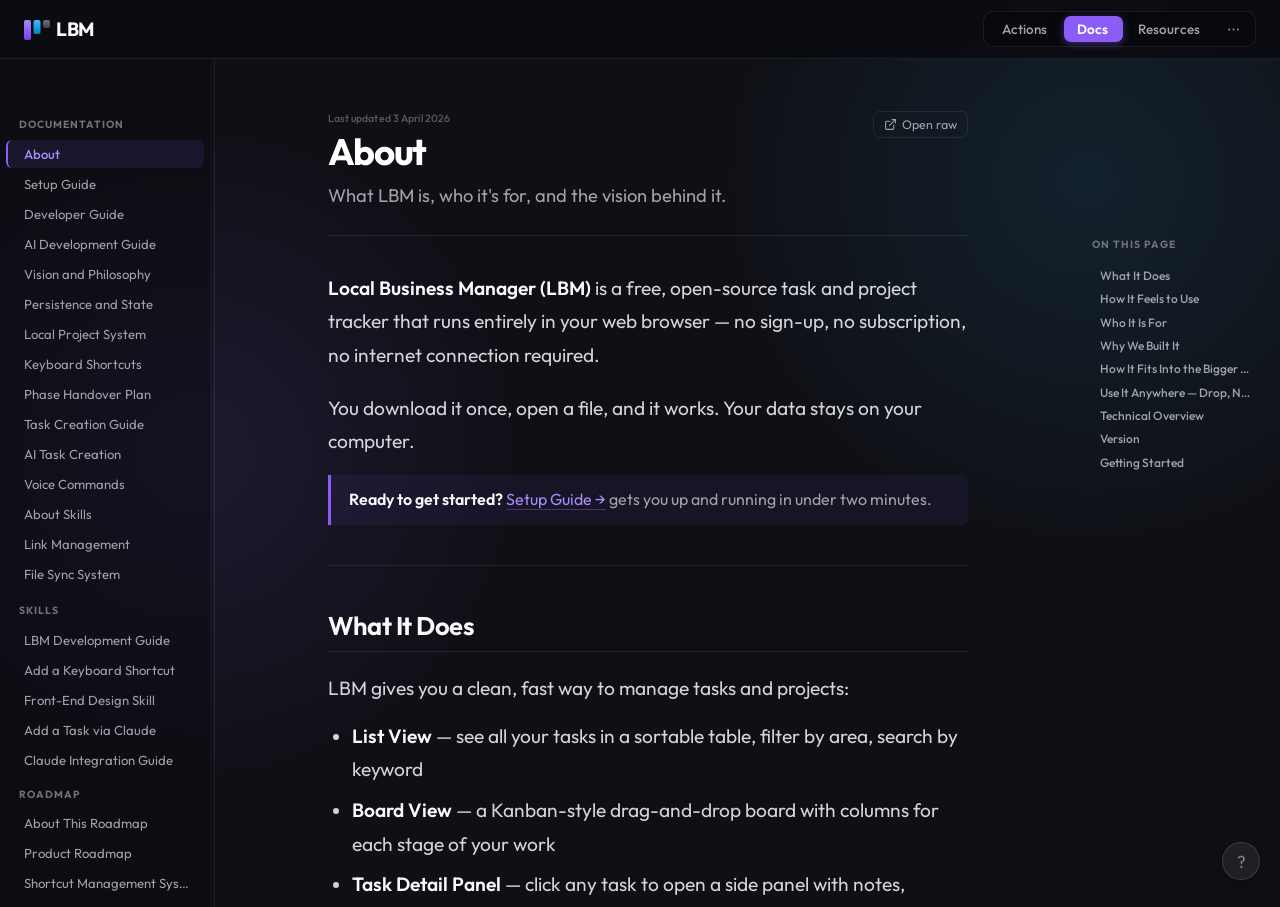
<file: docs.html>
<!DOCTYPE html>
<html lang="en">
<head>
  <meta charset="UTF-8">
  <meta name="viewport" content="width=device-width, initial-scale=1.0">
  <title>LBM Docs — Local Business Manager</title>
  <link rel="preconnect" href="https://fonts.googleapis.com">
  <link rel="preconnect" href="https://fonts.gstatic.com" crossorigin>
  <link rel="stylesheet" href="styles.css">
  <script defer src="data/project-data.js"></script>
  <script defer src="header.js"></script>
  <script defer src="data/docs-content.js"></script>
  <script defer src="docs-app.js"></script>
</head>
<body>

  <header class="site-header">
    <div class="header-inner">
      <div class="brand">
        <a class="brand-link" href="index.html" aria-label="Local Business Manager home">
          <svg class="brand-mark" width="26" height="22" viewBox="0 0 26 22" fill="none" aria-hidden="true">
            <rect x="0" y="2" width="7" height="20" rx="2" fill="url(#ltm-g1d)"/>
            <rect x="9.5" y="2" width="7" height="14" rx="2" fill="url(#ltm-g2d)"/>
            <rect x="19" y="2" width="7" height="8" rx="2" fill="url(#ltm-g3d)"/>
            <defs>
              <linearGradient id="ltm-g1d" x1="3.5" y1="2" x2="3.5" y2="22" gradientUnits="userSpaceOnUse">
                <stop offset="0%" stop-color="#a78bfa"/>
                <stop offset="100%" stop-color="#7c3aed"/>
              </linearGradient>
              <linearGradient id="ltm-g2d" x1="13" y1="2" x2="13" y2="16" gradientUnits="userSpaceOnUse">
                <stop offset="0%" stop-color="#38bdf8"/>
                <stop offset="100%" stop-color="#0284c7"/>
              </linearGradient>
              <linearGradient id="ltm-g3d" x1="22.5" y1="2" x2="22.5" y2="10" gradientUnits="userSpaceOnUse">
                <stop offset="0%" stop-color="#71717a"/>
                <stop offset="100%" stop-color="#3f3f46"/>
              </linearGradient>
            </defs>
          </svg>
        </a>
        <span class="brand-name" id="brandName" title="Click to rename">LBM</span>
      </div>
      <nav class="tabs" aria-label="Navigation">
        <a class="tab" href="index.html">Actions<span class="shortcut-tooltip">Go to Actions <kbd>A</kbd></span></a>
        <a class="tab active" href="docs.html">Docs<span class="shortcut-tooltip">Go to Docs <kbd>D</kbd></span></a>
        <a class="tab" href="resources.html">Resources<span class="shortcut-tooltip">Go to Resources <kbd>R</kbd></span></a>

        <!-- ── Menu tab ──────────────────────────────────────────────────────── -->
        <div class="app-menu-wrap tab tab-menu" id="appMenuWrap">
          <button class="app-menu-btn" id="appMenuBtn" type="button"
            title="More options" aria-label="More options" aria-expanded="false" aria-haspopup="menu">
            <svg width="15" height="15" viewBox="0 0 24 24" fill="currentColor" aria-hidden="true">
              <circle cx="5" cy="12" r="1.5"/><circle cx="12" cy="12" r="1.5"/><circle cx="19" cy="12" r="1.5"/>
            </svg>
          </button>
          <span class="shortcut-tooltip">Menu <kbd>M</kbd></span>
          <div class="app-menu-dropdown" id="appMenuDropdown" hidden role="menu">
            <button class="app-menu-item app-menu-item--danger" id="menuResetApp" role="menuitem">
              <svg width="13" height="13" viewBox="0 0 24 24" fill="none" stroke="currentColor"
                stroke-width="2" stroke-linecap="round" stroke-linejoin="round" aria-hidden="true">
                <polyline points="3 6 5 6 21 6"/>
                <path d="M19 6l-1 14a2 2 0 0 1-2 2H8a2 2 0 0 1-2-2L5 6"/>
                <path d="M10 11v6"/><path d="M14 11v6"/>
                <path d="M9 6V4a1 1 0 0 1 1-1h4a1 1 0 0 1 1 1v2"/>
              </svg>
              Reset app
            </button>
            <div class="app-menu-sep" role="separator"></div>
            <button class="app-menu-item app-menu-advanced-header" id="menuAdvancedToggle"
              type="button" aria-expanded="false" aria-controls="advancedPanel">
              <svg class="advanced-chevron" width="10" height="10" viewBox="0 0 24 24" fill="none"
                stroke="currentColor" stroke-width="2.5" stroke-linecap="round"
                stroke-linejoin="round" aria-hidden="true">
                <polyline points="9 18 15 12 9 6"/>
              </svg>
              Advanced
            </button>
            <div class="app-menu-advanced-panel" id="advancedPanel" hidden>
              <label class="app-menu-toggle-row" id="skipResetRow">
                <span class="app-menu-toggle-label">Skip reset confirmation</span>
                <span class="app-toggle-switch" id="skipResetToggle" role="switch"
                  aria-checked="false" tabindex="0" aria-label="Skip reset confirmation">
                  <span class="app-toggle-thumb"></span>
                </span>
              </label>
            </div>
            <div class="app-menu-sep" role="separator"></div>
            <div class="app-menu-attribution">
              <div class="app-menu-attr-row">Built by <a href="https://linkedin.com/in/bappygolder" target="_blank" rel="noopener" class="app-menu-attr-link">Bappy Golder</a> &amp; <a href="https://olab.com.au/" target="_blank" rel="noopener" class="app-menu-attr-link">oLab</a></div>
              <div class="app-menu-attr-row">
                <a href="https://github.com/bappygolder/LBM_Free_Local_Notion_Alternative" target="_blank" rel="noopener" class="app-menu-attr-github"><svg width="10" height="10" viewBox="0 0 24 24" fill="currentColor" aria-hidden="true"><path d="M12 2C6.477 2 2 6.477 2 12c0 4.418 2.865 8.166 6.839 9.489.5.092.682-.217.682-.482 0-.237-.009-.868-.013-1.703-2.782.604-3.369-1.341-3.369-1.341-.454-1.154-1.11-1.462-1.11-1.462-.908-.62.069-.608.069-.608 1.003.07 1.531 1.03 1.531 1.03.892 1.529 2.341 1.087 2.91.832.092-.647.35-1.088.636-1.338-2.22-.253-4.555-1.11-4.555-4.943 0-1.091.39-1.984 1.029-2.683-.103-.253-.446-1.27.098-2.647 0 0 .84-.269 2.75 1.025A9.578 9.578 0 0 1 12 6.836a9.59 9.59 0 0 1 2.504.337c1.909-1.294 2.747-1.025 2.747-1.025.546 1.377.203 2.394.1 2.647.64.699 1.028 1.592 1.028 2.683 0 3.842-2.339 4.687-4.566 4.935.359.309.678.919.678 1.852 0 1.336-.012 2.415-.012 2.744 0 .267.18.578.688.48C19.138 20.163 22 16.418 22 12c0-5.523-4.477-10-10-10z"/></svg>View on GitHub</a>
              </div>
            </div>
          </div>
        </div>
      </nav>
    </div>
  </header>

  <!-- Mobile-only docs navigation bar -->
  <div class="docs-topbar" id="docsTopbar">
    <button class="docs-menu-toggle" id="docsMenuToggle" type="button" aria-label="Open navigation">
      <svg width="15" height="15" viewBox="0 0 24 24" fill="none" stroke="currentColor"
        stroke-width="2.2" stroke-linecap="round">
        <line x1="3" y1="6" x2="21" y2="6"/><line x1="3" y1="12" x2="21" y2="12"/>
        <line x1="3" y1="18" x2="21" y2="18"/>
      </svg>
      <span id="docsTopbarLabel">Docs</span>
    </button>
  </div>

  <div class="docs-page">

    <!-- Drawer backdrop (mobile) -->
    <div class="docs-drawer-backdrop" id="docsDrawerBackdrop"></div>

    <aside class="docs-sidebar" id="docsSidebar">
      <div class="sidebar-toolbar">
        <div class="sidebar-search-area" id="sidebarSearchArea">
          <button class="sidebar-tool-btn" id="sidebarSearchToggle" type="button" aria-label="Search" title="Search (S)">
            <svg width="13" height="13" viewBox="0 0 24 24" fill="none" stroke="currentColor" stroke-width="2.2" stroke-linecap="round" stroke-linejoin="round" aria-hidden="true">
              <circle cx="11" cy="11" r="8"/><line x1="21" y1="21" x2="16.65" y2="16.65"/>
            </svg>
          </button>
          <input class="sidebar-search-input" id="sidebarSearch" type="text" placeholder="Search items..." autocomplete="off" spellcheck="false" aria-label="Search items">
          <button class="sidebar-search-clear" id="sidebarSearchClear" type="button" aria-label="Clear search" hidden>
            <svg width="9" height="9" viewBox="0 0 9 9" fill="none" aria-hidden="true">
              <line x1="1" y1="1" x2="8" y2="8" stroke="currentColor" stroke-width="1.6" stroke-linecap="round"/>
              <line x1="8" y1="1" x2="1" y2="8" stroke="currentColor" stroke-width="1.6" stroke-linecap="round"/>
            </svg>
          </button>
        </div>
        <button class="sidebar-tool-btn sidebar-hide-btn" id="sidebarHideBtn" type="button" aria-label="Hide sidebar" title="Hide sidebar">
          <svg width="14" height="14" viewBox="0 0 24 24" fill="none" stroke="currentColor" stroke-width="2" stroke-linecap="round" stroke-linejoin="round" aria-hidden="true">
            <rect x="3" y="3" width="18" height="18" rx="2"/><line x1="9" y1="3" x2="9" y2="21"/>
            <path d="M5 8l3 4-3 4" stroke-width="1.6"/>
          </svg>
        </button>
      </div>
      <div class="sidebar-section">
        <div class="sidebar-section-label" data-target="docsNav" aria-expanded="true">
          <button class="sidebar-collapse-btn" type="button" aria-label="Toggle Documentation section">
            <svg class="section-chevron" width="10" height="10" viewBox="0 0 10 10" fill="none" aria-hidden="true">
              <path d="M2 3.5L5 6.5L8 3.5" stroke="currentColor" stroke-width="1.5" stroke-linecap="round" stroke-linejoin="round"/>
            </svg>
            <span>Documentation</span>
          </button>
          <button class="sidebar-add-btn" type="button" data-section="docs" title="Add document" aria-label="Add new document">
            <svg width="11" height="11" viewBox="0 0 11 11" fill="none" aria-hidden="true">
              <line x1="5.5" y1="1" x2="5.5" y2="10" stroke="currentColor" stroke-width="1.6" stroke-linecap="round"/>
              <line x1="1" y1="5.5" x2="10" y2="5.5" stroke="currentColor" stroke-width="1.6" stroke-linecap="round"/>
            </svg>
          </button>
        </div>
        <div class="sidebar-items" id="docsNav"></div>
      </div>
      <div class="sidebar-section">
        <div class="sidebar-section-label" data-target="skillsNav" aria-expanded="true">
          <button class="sidebar-collapse-btn" type="button" aria-label="Toggle Skills section">
            <svg class="section-chevron" width="10" height="10" viewBox="0 0 10 10" fill="none" aria-hidden="true">
              <path d="M2 3.5L5 6.5L8 3.5" stroke="currentColor" stroke-width="1.5" stroke-linecap="round" stroke-linejoin="round"/>
            </svg>
            <span>Skills</span>
          </button>
          <button class="sidebar-add-btn" type="button" data-section="skills" title="Add skill" aria-label="Add new skill">
            <svg width="11" height="11" viewBox="0 0 11 11" fill="none" aria-hidden="true">
              <line x1="5.5" y1="1" x2="5.5" y2="10" stroke="currentColor" stroke-width="1.6" stroke-linecap="round"/>
              <line x1="1" y1="5.5" x2="10" y2="5.5" stroke="currentColor" stroke-width="1.6" stroke-linecap="round"/>
            </svg>
          </button>
        </div>
        <div class="sidebar-items" id="skillsNav"></div>
      </div>
      <div class="sidebar-section">
        <div class="sidebar-section-label" data-target="roadmapsNav" aria-expanded="true">
          <button class="sidebar-collapse-btn" type="button" aria-label="Toggle Roadmap section">
            <svg class="section-chevron" width="10" height="10" viewBox="0 0 10 10" fill="none" aria-hidden="true">
              <path d="M2 3.5L5 6.5L8 3.5" stroke="currentColor" stroke-width="1.5" stroke-linecap="round" stroke-linejoin="round"/>
            </svg>
            <span>Roadmap</span>
          </button>
        </div>
        <div class="sidebar-items" id="roadmapsNav"></div>
      </div>
    </aside>

    <div class="docs-resize-handle" id="docsResizeHandle" title="Drag to resize"></div>

    <main class="docs-viewer">
      <button class="sidebar-reveal-btn" id="sidebarRevealBtn" type="button" aria-label="Show sidebar" title="Show sidebar">
        <svg width="14" height="14" viewBox="0 0 24 24" fill="none" stroke="currentColor" stroke-width="2" stroke-linecap="round" stroke-linejoin="round" aria-hidden="true">
          <rect x="3" y="3" width="18" height="18" rx="2"/><line x1="9" y1="3" x2="9" y2="21"/>
          <path d="M13 8l3 4-3 4" stroke-width="1.6"/>
        </svg>
      </button>
      <div class="viewer-header">
        <div>
          <p class="viewer-eyebrow" id="viewerType"></p>
          <h2 class="viewer-title" id="viewerTitle">Loading…</h2>
          <p class="viewer-summary" id="viewerSummary"></p>
        </div>
        <div class="viewer-actions" id="viewerActions">
          <div class="viewer-custom-actions" id="viewerCustomActions" style="display:none;">
            <button class="viewer-action-btn" id="editDocBtn" type="button" title="Edit this document">
              <svg width="13" height="13" viewBox="0 0 24 24" fill="none" stroke="currentColor" stroke-width="2" stroke-linecap="round" stroke-linejoin="round" aria-hidden="true">
                <path d="M11 4H4a2 2 0 0 0-2 2v14a2 2 0 0 0 2 2h14a2 2 0 0 0 2-2v-7"/>
                <path d="M18.5 2.5a2.121 2.121 0 0 1 3 3L12 15l-4 1 1-4 9.5-9.5z"/>
              </svg>
              Edit
            </button>
            <button class="viewer-action-btn viewer-action-btn--download" id="downloadDocBtn" type="button" title="Download as .md file">
              <svg width="13" height="13" viewBox="0 0 24 24" fill="none" stroke="currentColor" stroke-width="2" stroke-linecap="round" stroke-linejoin="round" aria-hidden="true">
                <path d="M21 15v4a2 2 0 0 1-2 2H5a2 2 0 0 1-2-2v-4"/>
                <polyline points="7 10 12 15 17 10"/><line x1="12" y1="15" x2="12" y2="3"/>
              </svg>
              Save as file
            </button>
            <button class="viewer-action-btn viewer-action-btn--danger" id="deleteDocBtn" type="button" title="Delete this document">
              <svg width="13" height="13" viewBox="0 0 24 24" fill="none" stroke="currentColor" stroke-width="2" stroke-linecap="round" stroke-linejoin="round" aria-hidden="true">
                <polyline points="3 6 5 6 21 6"/><path d="M19 6l-1 14a2 2 0 0 1-2 2H8a2 2 0 0 1-2-2L5 6"/>
                <path d="M10 11v6"/><path d="M14 11v6"/><path d="M9 6V4a1 1 0 0 1 1-1h4a1 1 0 0 1 1 1v2"/>
              </svg>
              Delete
            </button>
          </div>
          <a class="viewer-action-btn" id="openRawLink" href="../docs/README.md" target="_blank" rel="noopener">
            <svg width="13" height="13" viewBox="0 0 24 24" fill="none" stroke="currentColor"
              stroke-width="2" stroke-linecap="round" stroke-linejoin="round" aria-hidden="true">
              <path d="M18 13v6a2 2 0 0 1-2 2H5a2 2 0 0 1-2-2V8a2 2 0 0 1 2-2h6"/>
              <polyline points="15 3 21 3 21 9"/><line x1="10" y1="14" x2="21" y2="3"/>
            </svg>
            Open raw
          </a>
        </div>
      </div>
      <div id="customDocBanner" class="custom-doc-banner" style="display:none;">
        Custom doc — download the .md file and add an entry to <code>data/project-data.js</code> to make it permanent.
      </div>
      <div class="markdown-view" id="docPreview"></div>
      <nav class="doc-pagination" id="docPagination" style="display:none;" aria-label="Article navigation"></nav>
    </main>

    <!-- Fixed reveal button (shown when ToC is hidden and doc has sections) -->
    <button class="toc-reveal-btn" id="tocRevealBtn" type="button" aria-label="Show page sections" title="Show page sections">
      <svg width="10" height="10" viewBox="0 0 24 24" fill="none" stroke="currentColor" stroke-width="2.5" stroke-linecap="round" stroke-linejoin="round" aria-hidden="true">
        <line x1="3" y1="6" x2="21" y2="6"/><line x1="3" y1="12" x2="14" y2="12"/><line x1="3" y1="18" x2="18" y2="18"/>
      </svg>
    </button>

    <!-- On-this-page table of contents -->
    <aside class="doc-toc" id="docToc" aria-label="Page sections">
      <div class="doc-toc-inner">
        <div class="doc-toc-header">
          <span class="doc-toc-label">On this page</span>
          <button class="doc-toc-hide-btn" id="tocHideBtn" type="button" title="Hide" aria-label="Hide page sections">
            <svg width="10" height="10" viewBox="0 0 10 10" fill="none" aria-hidden="true">
              <line x1="1" y1="1" x2="9" y2="9" stroke="currentColor" stroke-width="1.6" stroke-linecap="round"/>
              <line x1="9" y1="1" x2="1" y2="9" stroke="currentColor" stroke-width="1.6" stroke-linecap="round"/>
            </svg>
          </button>
        </div>
        <nav id="tocNav" aria-label="Page sections"></nav>
      </div>
    </aside>

  </div>

  <span id="docsReviewedOn" hidden></span>
  <span id="docsMaintainedBy" hidden></span>

  <!-- Add / Edit Doc Modal -->
  <div class="modal-overlay" id="addDocModal" style="display:none;" role="dialog" aria-modal="true" aria-labelledby="addDocModalTitle">
    <div class="modal-card modal-card--docs">
      <div class="modal-header">
        <h3 class="modal-title" id="addDocModalTitle">Add Document</h3>
        <button class="icon-button" id="closeAddDocModal" type="button" aria-label="Close">
          <svg width="14" height="14" viewBox="0 0 14 14" fill="none" aria-hidden="true">
            <line x1="1" y1="1" x2="13" y2="13" stroke="currentColor" stroke-width="1.8" stroke-linecap="round"/>
            <line x1="13" y1="1" x2="1" y2="13" stroke="currentColor" stroke-width="1.8" stroke-linecap="round"/>
          </svg>
        </button>
      </div>
      <div class="form-grid">
        <div class="field full">
          <label for="addDocTitle">Title</label>
          <input type="text" id="addDocTitle" placeholder="e.g. Onboarding Guide" autocomplete="off"/>
        </div>
        <div class="field full">
          <label for="addDocSummary">Summary <span style="font-weight:400;text-transform:none;letter-spacing:0;">(optional)</span></label>
          <input type="text" id="addDocSummary" placeholder="One-line description shown in the viewer"/>
        </div>
        <div class="field full">
          <label for="addDocContent">Content (Markdown)</label>
          <textarea id="addDocContent" rows="14" placeholder="# Title&#10;&#10;Write your documentation here…" style="font-family:'SF Mono','Fira Code',monospace;font-size:0.8rem;resize:vertical;min-height:220px;"></textarea>
        </div>
        <div class="field full">
          <label for="addDocFilename">Filename</label>
          <input type="text" id="addDocFilename" placeholder="custom/my-doc.md"/>
        </div>
      </div>
      <div class="modal-footer">
        <button class="ghost" id="cancelAddDocBtn" type="button">Cancel</button>
        <button class="primary" id="saveDocBtn" type="button">Save Document</button>
      </div>
    </div>
  </div>

  <!-- ── Keyboard shortcuts panel ─────────────────────────────────────────────── -->
  <button class="shortcuts-fab" id="shortcutsFab" type="button"
    aria-label="Keyboard shortcuts" data-tooltip="Keyboard shortcuts  ?">
    <span class="shortcuts-fab-glyph" aria-hidden="true">?</span>
  </button>

  <div class="shortcuts-panel" id="shortcutsPanel" hidden aria-modal="true" role="dialog" aria-label="Keyboard shortcuts">
    <div class="shortcuts-panel-header">
      <h2 class="shortcuts-panel-title">Keyboard Shortcuts</h2>
      <button class="icon-button shortcuts-panel-close" id="shortcutsPanelClose" type="button" aria-label="Close">
        <svg width="15" height="15" viewBox="0 0 24 24" fill="none" stroke="currentColor"
          stroke-width="2" stroke-linecap="round" stroke-linejoin="round">
          <line x1="18" y1="6" x2="6" y2="18"/><line x1="6" y1="6" x2="18" y2="18"/>
        </svg>
      </button>
    </div>
    <div class="shortcuts-panel-body">

      <div class="shortcuts-group">
        <div class="shortcuts-group-title shortcuts-group-title--blue">Tab Navigation</div>
        <div class="shortcuts-row"><kbd>A</kbd><span>Go to Actions</span></div>
        <div class="shortcuts-row"><kbd>D</kbd><span>Go to Docs</span></div>
        <div class="shortcuts-row"><kbd>R</kbd><span>Go to Resources</span></div>
        <div class="shortcuts-row"><kbd>M</kbd><span>Open / close menu</span></div>
        <div class="shortcuts-row"><kbd>L</kbd><span>Switch to List view</span></div>
        <div class="shortcuts-row"><kbd>B</kbd><span>Switch to Board view</span></div>
      </div>

      <div class="shortcuts-group">
        <div class="shortcuts-group-title shortcuts-group-title--purple">Quick Access</div>
        <div class="shortcuts-row"><kbd>N</kbd><span>New item</span></div>
        <div class="shortcuts-row"><kbd>Ctrl</kbd><kbd>N</kbd><span>New item (works in fields)</span></div>
        <div class="shortcuts-row"><kbd>/</kbd><span>Search</span></div>
        <div class="shortcuts-row"><kbd>?</kbd><span>Toggle shortcuts panel</span></div>
        <div class="shortcuts-row"><kbd>Esc</kbd><span>Dismiss / close anything</span></div>
        <div class="shortcuts-row"><kbd>Cmd</kbd><kbd>Z</kbd><span>Undo (delete · lane change · title edit)</span></div>
      </div>

      <div class="shortcuts-group">
        <div class="shortcuts-group-title shortcuts-group-title--blue">List — Navigate &amp; Select</div>
        <div class="shortcuts-row"><kbd>↓</kbd><span>Focus next task</span></div>
        <div class="shortcuts-row"><kbd>↑</kbd><span>Focus previous task</span></div>
        <div class="shortcuts-row"><kbd>Enter</kbd><span>Open focused task</span></div>
        <div class="shortcuts-row"><kbd>Shift</kbd><kbd>↓</kbd><span>Scroll down</span></div>
        <div class="shortcuts-row"><kbd>Shift</kbd><kbd>↑</kbd><span>Scroll up</span></div>
        <div class="shortcuts-row"><kbd>Esc</kbd><span>Clear selection</span></div>
      </div>

      <div class="shortcuts-group">
        <div class="shortcuts-group-title shortcuts-group-title--amber">List — Task Actions</div>
        <div class="shortcuts-row"><kbd>Shift</kbd><kbd>D</kbd><span>Delete focused task (Cmd+Z to undo)</span></div>
        <div class="shortcuts-row"><kbd>←</kbd><span>Restore deleted position</span></div>
        <div class="shortcuts-row"><kbd>→</kbd><span>Restore deleted position</span></div>
      </div>

      <div class="shortcuts-group">
        <div class="shortcuts-group-title shortcuts-group-title--purple">Multi-Select (List &amp; Board)</div>
        <div class="shortcuts-row"><kbd>Drag</kbd><span>Rubber-band select tasks</span></div>
        <div class="shortcuts-row"><kbd>Click</kbd><span>Toggle item in selection</span></div>
        <div class="shortcuts-row"><kbd>Del</kbd><kbd>⌫</kbd><kbd>Shift</kbd><kbd>D</kbd><span>Delete all selected</span></div>
        <div class="shortcuts-row"><kbd>Drag</kbd><span>Drag any selected item — all move together</span></div>
        <div class="shortcuts-row"><kbd>Esc</kbd><span>Clear selection</span></div>
      </div>

      <div class="shortcuts-group">
        <div class="shortcuts-group-title shortcuts-group-title--green">Detail Panel</div>
        <div class="shortcuts-row"><kbd>Shift</kbd><kbd>D</kbd><span>Delete this task (Cmd+Z to undo)</span></div>
        <div class="shortcuts-row"><kbd>Esc</kbd><span>Close panel</span></div>
      </div>

      <div class="shortcuts-group">
        <div class="shortcuts-group-title shortcuts-group-title--pink">Notes Editor</div>
        <div class="shortcuts-row"><kbd>Cmd</kbd><kbd>B</kbd><span>Bold</span></div>
        <div class="shortcuts-row"><kbd>Cmd</kbd><kbd>I</kbd><span>Italic</span></div>
        <div class="shortcuts-row"><kbd>Cmd</kbd><kbd>Shift</kbd><kbd>8</kbd><span>Bullet list</span></div>
      </div>

      <div class="shortcuts-group">
        <div class="shortcuts-group-title shortcuts-group-title--yellow">Board View</div>
        <div class="shortcuts-row"><kbd>Enter</kbd><span>Save new task</span></div>
        <div class="shortcuts-row"><kbd>Esc</kbd><span>Cancel inline form</span></div>
      </div>

    </div>
  </div>

  <!-- ── Reset app confirmation modal ────────────────────────────────────────── -->
  <div class="reset-app-overlay" id="resetAppOverlay" hidden role="dialog"
    aria-modal="true" aria-labelledby="resetAppTitle">
    <div class="reset-app-dialog">
      <div class="reset-app-icon" aria-hidden="true">
        <svg width="22" height="22" viewBox="0 0 24 24" fill="none" stroke="currentColor"
          stroke-width="2" stroke-linecap="round" stroke-linejoin="round">
          <path d="M10.29 3.86L1.82 18a2 2 0 0 0 1.71 3h16.94a2 2 0 0 0 1.71-3L13.71 3.86a2 2 0 0 0-3.42 0z"/>
          <line x1="12" y1="9" x2="12" y2="13"/><line x1="12" y1="17" x2="12.01" y2="17"/>
        </svg>
      </div>
      <div class="reset-app-header">
        <h2 class="reset-app-title" id="resetAppTitle">Reset app?</h2>
        <p class="reset-app-sub">This will permanently delete all tasks, settings, and data. You'll start fresh with the default seed tasks. <strong>This cannot be undone.</strong></p>
      </div>
      <div class="reset-app-actions">
        <button class="ghost" id="resetAppCancelBtn" type="button">Cancel</button>
        <button class="danger" id="resetAppConfirmBtn" type="button">Reset Everything</button>
      </div>
    </div>
  </div>

</body>
</html>
</file>
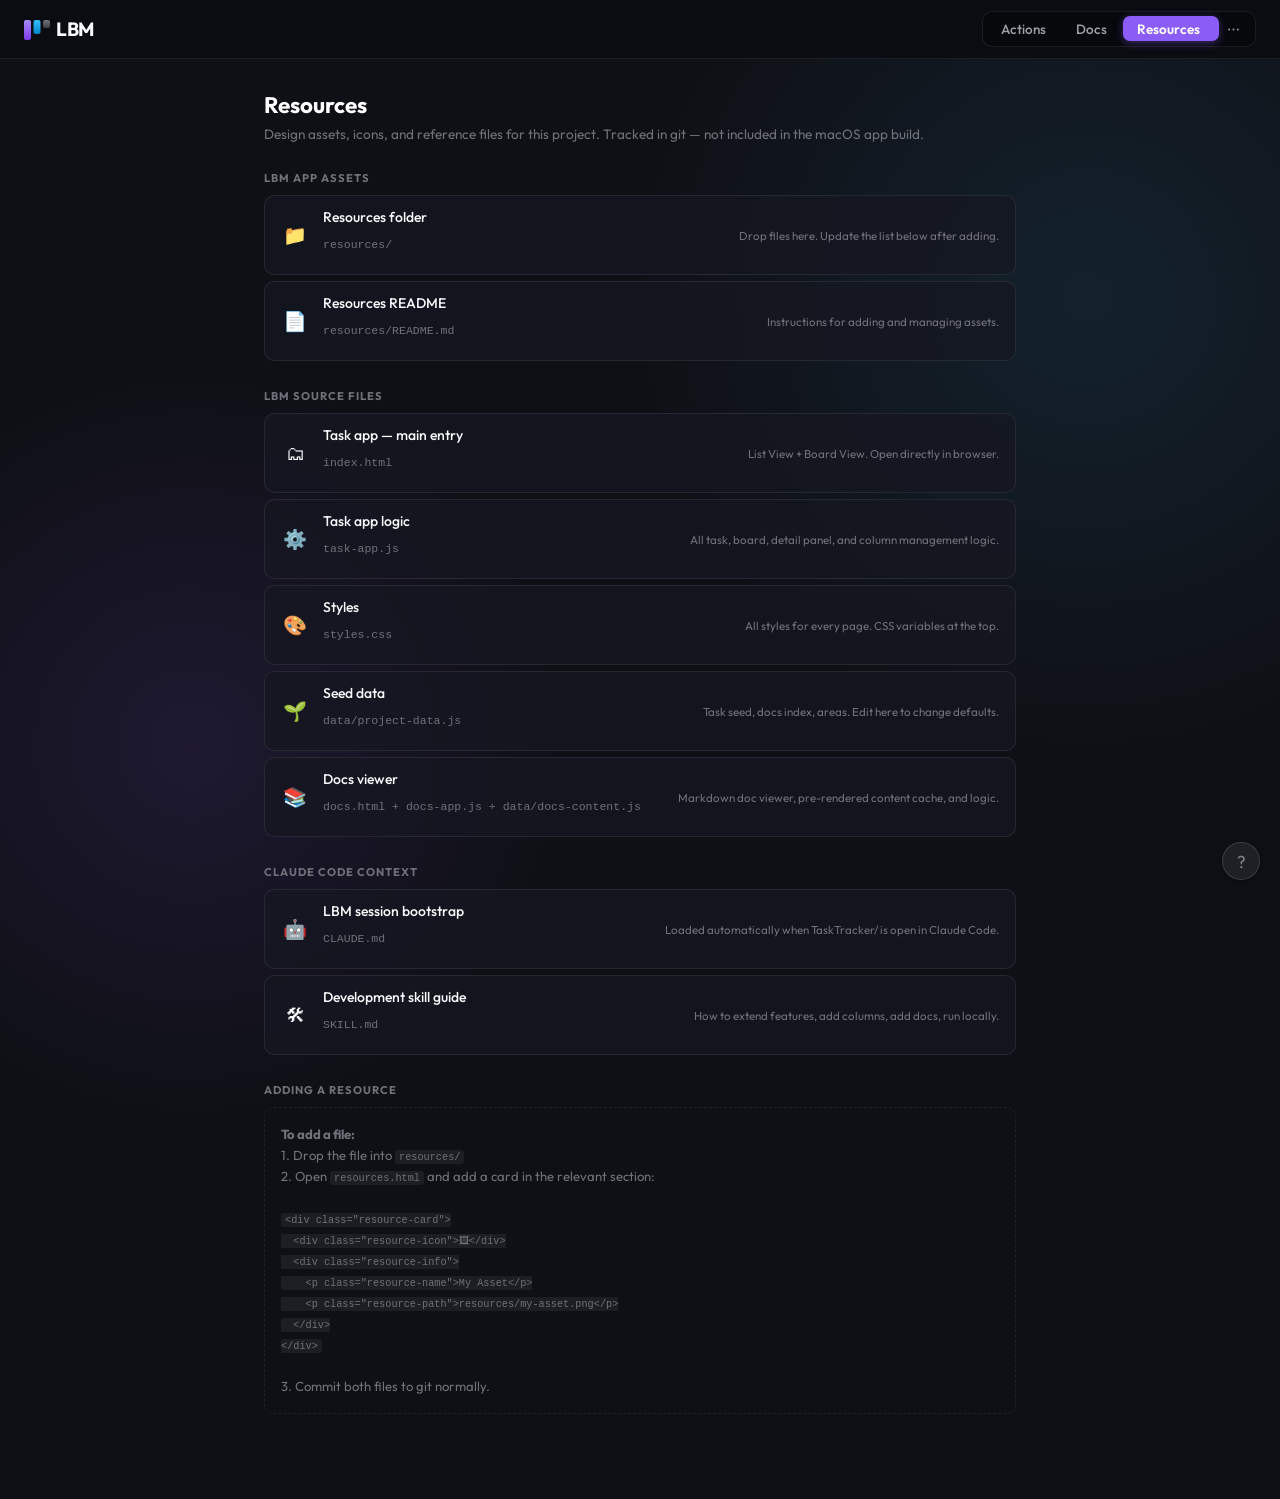
<file: resources.html>
<!DOCTYPE html>
<html lang="en">
<head>
  <meta charset="UTF-8">
  <meta name="viewport" content="width=device-width, initial-scale=1.0">
  <title>LBM Resources — Local Business Manager</title>
  <link rel="preconnect" href="https://fonts.googleapis.com">
  <link rel="preconnect" href="https://fonts.gstatic.com" crossorigin>
  <link rel="stylesheet" href="styles.css">
  <script defer src="data/project-data.js"></script>
  <script defer src="header.js"></script>
</head>
<body>

  <header class="site-header">
    <div class="header-inner">
      <div class="brand">
        <a class="brand-link" href="index.html" aria-label="Local Business Manager home">
          <svg class="brand-mark" width="26" height="22" viewBox="0 0 26 22" fill="none" aria-hidden="true">
            <rect x="0" y="2" width="7" height="20" rx="2" fill="url(#ltm-g1r)"/>
            <rect x="9.5" y="2" width="7" height="14" rx="2" fill="url(#ltm-g2r)"/>
            <rect x="19" y="2" width="7" height="8" rx="2" fill="url(#ltm-g3r)"/>
            <defs>
              <linearGradient id="ltm-g1r" x1="3.5" y1="2" x2="3.5" y2="22" gradientUnits="userSpaceOnUse">
                <stop offset="0%" stop-color="#a78bfa"/>
                <stop offset="100%" stop-color="#7c3aed"/>
              </linearGradient>
              <linearGradient id="ltm-g2r" x1="13" y1="2" x2="13" y2="16" gradientUnits="userSpaceOnUse">
                <stop offset="0%" stop-color="#38bdf8"/>
                <stop offset="100%" stop-color="#0284c7"/>
              </linearGradient>
              <linearGradient id="ltm-g3r" x1="22.5" y1="2" x2="22.5" y2="10" gradientUnits="userSpaceOnUse">
                <stop offset="0%" stop-color="#71717a"/>
                <stop offset="100%" stop-color="#3f3f46"/>
              </linearGradient>
            </defs>
          </svg>
        </a>
        <span class="brand-name" id="brandName" title="Click to rename">LBM</span>
      </div>
      <nav class="tabs" aria-label="Navigation">
        <a class="tab" href="index.html">Actions<span class="shortcut-tooltip">Go to Actions <kbd>A</kbd></span></a>
        <a class="tab" href="docs.html">Docs<span class="shortcut-tooltip">Go to Docs <kbd>D</kbd></span></a>
        <a class="tab active" href="resources.html">Resources<span class="shortcut-tooltip">Go to Resources <kbd>R</kbd></span></a>

        <!-- ── Menu tab ──────────────────────────────────────────────────────── -->
        <div class="app-menu-wrap tab tab-menu" id="appMenuWrap">
          <button class="app-menu-btn" id="appMenuBtn" type="button"
            title="More options" aria-label="More options" aria-expanded="false" aria-haspopup="menu">
            <svg width="15" height="15" viewBox="0 0 24 24" fill="currentColor" aria-hidden="true">
              <circle cx="5" cy="12" r="1.5"/><circle cx="12" cy="12" r="1.5"/><circle cx="19" cy="12" r="1.5"/>
            </svg>
          </button>
          <span class="shortcut-tooltip">Menu <kbd>M</kbd></span>
          <div class="app-menu-dropdown" id="appMenuDropdown" hidden role="menu">
            <button class="app-menu-item app-menu-item--danger" id="menuResetApp" role="menuitem">
              <svg width="13" height="13" viewBox="0 0 24 24" fill="none" stroke="currentColor"
                stroke-width="2" stroke-linecap="round" stroke-linejoin="round" aria-hidden="true">
                <polyline points="3 6 5 6 21 6"/>
                <path d="M19 6l-1 14a2 2 0 0 1-2 2H8a2 2 0 0 1-2-2L5 6"/>
                <path d="M10 11v6"/><path d="M14 11v6"/>
                <path d="M9 6V4a1 1 0 0 1 1-1h4a1 1 0 0 1 1 1v2"/>
              </svg>
              Reset app
            </button>
            <div class="app-menu-sep" role="separator"></div>
            <button class="app-menu-item app-menu-advanced-header" id="menuAdvancedToggle"
              type="button" aria-expanded="false" aria-controls="advancedPanel">
              <svg class="advanced-chevron" width="10" height="10" viewBox="0 0 24 24" fill="none"
                stroke="currentColor" stroke-width="2.5" stroke-linecap="round"
                stroke-linejoin="round" aria-hidden="true">
                <polyline points="9 18 15 12 9 6"/>
              </svg>
              Advanced
            </button>
            <div class="app-menu-advanced-panel" id="advancedPanel" hidden>
              <label class="app-menu-toggle-row" id="skipResetRow">
                <span class="app-menu-toggle-label">Skip reset confirmation</span>
                <span class="app-toggle-switch" id="skipResetToggle" role="switch"
                  aria-checked="false" tabindex="0" aria-label="Skip reset confirmation">
                  <span class="app-toggle-thumb"></span>
                </span>
              </label>
            </div>
            <div class="app-menu-sep" role="separator"></div>
            <div class="app-menu-attribution">
              <div class="app-menu-attr-row">Built by <a href="https://linkedin.com/in/bappygolder" target="_blank" rel="noopener" class="app-menu-attr-link">Bappy Golder</a> &amp; <a href="https://olab.com.au/" target="_blank" rel="noopener" class="app-menu-attr-link">oLab</a></div>
              <div class="app-menu-attr-row">
                <a href="https://github.com/bappygolder/LBM_Free_Local_Notion_Alternative" target="_blank" rel="noopener" class="app-menu-attr-github"><svg width="10" height="10" viewBox="0 0 24 24" fill="currentColor" aria-hidden="true"><path d="M12 2C6.477 2 2 6.477 2 12c0 4.418 2.865 8.166 6.839 9.489.5.092.682-.217.682-.482 0-.237-.009-.868-.013-1.703-2.782.604-3.369-1.341-3.369-1.341-.454-1.154-1.11-1.462-1.11-1.462-.908-.62.069-.608.069-.608 1.003.07 1.531 1.03 1.531 1.03.892 1.529 2.341 1.087 2.91.832.092-.647.35-1.088.636-1.338-2.22-.253-4.555-1.11-4.555-4.943 0-1.091.39-1.984 1.029-2.683-.103-.253-.446-1.27.098-2.647 0 0 .84-.269 2.75 1.025A9.578 9.578 0 0 1 12 6.836a9.59 9.59 0 0 1 2.504.337c1.909-1.294 2.747-1.025 2.747-1.025.546 1.377.203 2.394.1 2.647.64.699 1.028 1.592 1.028 2.683 0 3.842-2.339 4.687-4.566 4.935.359.309.678.919.678 1.852 0 1.336-.012 2.415-.012 2.744 0 .267.18.578.688.48C19.138 20.163 22 16.418 22 12c0-5.523-4.477-10-10-10z"/></svg>View on GitHub</a>
              </div>
            </div>
          </div>
        </div>
      </nav>
    </div>
  </header>

  <div class="resources-wrap">

    <h1 class="resources-heading">Resources</h1>
    <p class="resources-subheading">
      Design assets, icons, and reference files for this project. Tracked in git — not included in the macOS app build.
    </p>

    <!-- ── LBM own assets ──────────────────────────────────────────────────── -->
    <div class="resources-section">
      <div class="resources-section-title">LBM App Assets</div>

      <div class="resource-card">
        <div class="resource-icon">📁</div>
        <div class="resource-info">
          <p class="resource-name">Resources folder</p>
          <p class="resource-path">resources/</p>
        </div>
        <p class="resource-note">Drop files here. Update the list below after adding.</p>
      </div>

      <div class="resource-card">
        <div class="resource-icon">📄</div>
        <div class="resource-info">
          <p class="resource-name">Resources README</p>
          <p class="resource-path">resources/README.md</p>
        </div>
        <p class="resource-note">Instructions for adding and managing assets.</p>
      </div>

    </div>

    <!-- ── Project source files ─────────────────────────────────────────────── -->
    <div class="resources-section">
      <div class="resources-section-title">LBM Source Files</div>

      <div class="resource-card">
        <div class="resource-icon">🗂</div>
        <div class="resource-info">
          <p class="resource-name">Task app — main entry</p>
          <p class="resource-path">index.html</p>
        </div>
        <p class="resource-note">List View + Board View. Open directly in browser.</p>
      </div>

      <div class="resource-card">
        <div class="resource-icon">⚙️</div>
        <div class="resource-info">
          <p class="resource-name">Task app logic</p>
          <p class="resource-path">task-app.js</p>
        </div>
        <p class="resource-note">All task, board, detail panel, and column management logic.</p>
      </div>

      <div class="resource-card">
        <div class="resource-icon">🎨</div>
        <div class="resource-info">
          <p class="resource-name">Styles</p>
          <p class="resource-path">styles.css</p>
        </div>
        <p class="resource-note">All styles for every page. CSS variables at the top.</p>
      </div>

      <div class="resource-card">
        <div class="resource-icon">🌱</div>
        <div class="resource-info">
          <p class="resource-name">Seed data</p>
          <p class="resource-path">data/project-data.js</p>
        </div>
        <p class="resource-note">Task seed, docs index, areas. Edit here to change defaults.</p>
      </div>

      <div class="resource-card">
        <div class="resource-icon">📚</div>
        <div class="resource-info">
          <p class="resource-name">Docs viewer</p>
          <p class="resource-path">docs.html + docs-app.js + data/docs-content.js</p>
        </div>
        <p class="resource-note">Markdown doc viewer, pre-rendered content cache, and logic.</p>
      </div>

    </div>

    <!-- ── Claude Code context ──────────────────────────────────────────────── -->
    <div class="resources-section">
      <div class="resources-section-title">Claude Code Context</div>

      <div class="resource-card">
        <div class="resource-icon">🤖</div>
        <div class="resource-info">
          <p class="resource-name">LBM session bootstrap</p>
          <p class="resource-path">CLAUDE.md</p>
        </div>
        <p class="resource-note">Loaded automatically when TaskTracker/ is open in Claude Code.</p>
      </div>

      <div class="resource-card">
        <div class="resource-icon">🛠</div>
        <div class="resource-info">
          <p class="resource-name">Development skill guide</p>
          <p class="resource-path">SKILL.md</p>
        </div>
        <p class="resource-note">How to extend features, add columns, add docs, run locally.</p>
      </div>

    </div>

    <!-- ── How to add resources ─────────────────────────────────────────────── -->
    <div class="resources-section">
      <div class="resources-section-title">Adding a Resource</div>

      <div class="add-resource-hint">
        <strong>To add a file:</strong><br>
        1. Drop the file into <code>resources/</code><br>
        2. Open <code>resources.html</code> and add a card in the relevant section:<br><br>
        <code>&lt;div class="resource-card"&gt;<br>
        &nbsp;&nbsp;&lt;div class="resource-icon"&gt;🖼&lt;/div&gt;<br>
        &nbsp;&nbsp;&lt;div class="resource-info"&gt;<br>
        &nbsp;&nbsp;&nbsp;&nbsp;&lt;p class="resource-name"&gt;My Asset&lt;/p&gt;<br>
        &nbsp;&nbsp;&nbsp;&nbsp;&lt;p class="resource-path"&gt;resources/my-asset.png&lt;/p&gt;<br>
        &nbsp;&nbsp;&lt;/div&gt;<br>
        &lt;/div&gt;</code><br><br>
        3. Commit both files to git normally.
      </div>
    </div>

  </div>

  <!-- ── Keyboard shortcuts panel ─────────────────────────────────────────────── -->
  <button class="shortcuts-fab" id="shortcutsFab" type="button"
    aria-label="Keyboard shortcuts" data-tooltip="Keyboard shortcuts  ?">
    <span class="shortcuts-fab-glyph" aria-hidden="true">?</span>
  </button>

  <div class="shortcuts-panel" id="shortcutsPanel" hidden aria-modal="true" role="dialog" aria-label="Keyboard shortcuts">
    <div class="shortcuts-panel-header">
      <h2 class="shortcuts-panel-title">Keyboard Shortcuts</h2>
      <button class="icon-button shortcuts-panel-close" id="shortcutsPanelClose" type="button" aria-label="Close">
        <svg width="15" height="15" viewBox="0 0 24 24" fill="none" stroke="currentColor"
          stroke-width="2" stroke-linecap="round" stroke-linejoin="round">
          <line x1="18" y1="6" x2="6" y2="18"/><line x1="6" y1="6" x2="18" y2="18"/>
        </svg>
      </button>
    </div>
    <div class="shortcuts-panel-body">

      <div class="shortcuts-group">
        <div class="shortcuts-group-title shortcuts-group-title--blue">Tab Navigation</div>
        <div class="shortcuts-row"><kbd>A</kbd><span>Go to Actions</span></div>
        <div class="shortcuts-row"><kbd>D</kbd><span>Go to Docs</span></div>
        <div class="shortcuts-row"><kbd>R</kbd><span>Go to Resources</span></div>
        <div class="shortcuts-row"><kbd>M</kbd><span>Open / close menu</span></div>
        <div class="shortcuts-row"><kbd>L</kbd><span>Switch to List view</span></div>
        <div class="shortcuts-row"><kbd>B</kbd><span>Switch to Board view</span></div>
      </div>

      <div class="shortcuts-group">
        <div class="shortcuts-group-title shortcuts-group-title--purple">Quick Access</div>
        <div class="shortcuts-row"><kbd>N</kbd><span>New item</span></div>
        <div class="shortcuts-row"><kbd>Ctrl</kbd><kbd>N</kbd><span>New item (works in fields)</span></div>
        <div class="shortcuts-row"><kbd>/</kbd><span>Search</span></div>
        <div class="shortcuts-row"><kbd>?</kbd><span>Toggle shortcuts panel</span></div>
        <div class="shortcuts-row"><kbd>Esc</kbd><span>Dismiss / close anything</span></div>
        <div class="shortcuts-row"><kbd>Cmd</kbd><kbd>Z</kbd><span>Undo (delete · lane change · title edit)</span></div>
      </div>

      <div class="shortcuts-group">
        <div class="shortcuts-group-title shortcuts-group-title--blue">List — Navigate &amp; Select</div>
        <div class="shortcuts-row"><kbd>↓</kbd><span>Focus next task</span></div>
        <div class="shortcuts-row"><kbd>↑</kbd><span>Focus previous task</span></div>
        <div class="shortcuts-row"><kbd>Enter</kbd><span>Open focused task</span></div>
        <div class="shortcuts-row"><kbd>Shift</kbd><kbd>↓</kbd><span>Scroll down</span></div>
        <div class="shortcuts-row"><kbd>Shift</kbd><kbd>↑</kbd><span>Scroll up</span></div>
        <div class="shortcuts-row"><kbd>Esc</kbd><span>Clear selection</span></div>
      </div>

      <div class="shortcuts-group">
        <div class="shortcuts-group-title shortcuts-group-title--amber">List — Task Actions</div>
        <div class="shortcuts-row"><kbd>Shift</kbd><kbd>D</kbd><span>Delete focused task (Cmd+Z to undo)</span></div>
        <div class="shortcuts-row"><kbd>←</kbd><span>Restore deleted position</span></div>
        <div class="shortcuts-row"><kbd>→</kbd><span>Restore deleted position</span></div>
      </div>

      <div class="shortcuts-group">
        <div class="shortcuts-group-title shortcuts-group-title--purple">Multi-Select (List &amp; Board)</div>
        <div class="shortcuts-row"><kbd>Drag</kbd><span>Rubber-band select tasks</span></div>
        <div class="shortcuts-row"><kbd>Click</kbd><span>Toggle item in selection</span></div>
        <div class="shortcuts-row"><kbd>Del</kbd><kbd>⌫</kbd><kbd>Shift</kbd><kbd>D</kbd><span>Delete all selected</span></div>
        <div class="shortcuts-row"><kbd>Drag</kbd><span>Drag any selected item — all move together</span></div>
        <div class="shortcuts-row"><kbd>Esc</kbd><span>Clear selection</span></div>
      </div>

      <div class="shortcuts-group">
        <div class="shortcuts-group-title shortcuts-group-title--green">Detail Panel</div>
        <div class="shortcuts-row"><kbd>Shift</kbd><kbd>D</kbd><span>Delete this task (Cmd+Z to undo)</span></div>
        <div class="shortcuts-row"><kbd>Esc</kbd><span>Close panel</span></div>
      </div>

      <div class="shortcuts-group">
        <div class="shortcuts-group-title shortcuts-group-title--pink">Notes Editor</div>
        <div class="shortcuts-row"><kbd>Cmd</kbd><kbd>B</kbd><span>Bold</span></div>
        <div class="shortcuts-row"><kbd>Cmd</kbd><kbd>I</kbd><span>Italic</span></div>
        <div class="shortcuts-row"><kbd>Cmd</kbd><kbd>Shift</kbd><kbd>8</kbd><span>Bullet list</span></div>
      </div>

      <div class="shortcuts-group">
        <div class="shortcuts-group-title shortcuts-group-title--yellow">Board View</div>
        <div class="shortcuts-row"><kbd>Enter</kbd><span>Save new task</span></div>
        <div class="shortcuts-row"><kbd>Esc</kbd><span>Cancel inline form</span></div>
      </div>

    </div>
  </div>

  <!-- ── Reset app confirmation modal ────────────────────────────────────────── -->
  <div class="reset-app-overlay" id="resetAppOverlay" hidden role="dialog"
    aria-modal="true" aria-labelledby="resetAppTitle">
    <div class="reset-app-dialog">
      <div class="reset-app-icon" aria-hidden="true">
        <svg width="22" height="22" viewBox="0 0 24 24" fill="none" stroke="currentColor"
          stroke-width="2" stroke-linecap="round" stroke-linejoin="round">
          <path d="M10.29 3.86L1.82 18a2 2 0 0 0 1.71 3h16.94a2 2 0 0 0 1.71-3L13.71 3.86a2 2 0 0 0-3.42 0z"/>
          <line x1="12" y1="9" x2="12" y2="13"/><line x1="12" y1="17" x2="12.01" y2="17"/>
        </svg>
      </div>
      <div class="reset-app-header">
        <h2 class="reset-app-title" id="resetAppTitle">Reset app?</h2>
        <p class="reset-app-sub">This will permanently delete all tasks, settings, and data. You'll start fresh with the default seed tasks. <strong>This cannot be undone.</strong></p>
      </div>
      <div class="reset-app-actions">
        <button class="ghost" id="resetAppCancelBtn" type="button">Cancel</button>
        <button class="danger" id="resetAppConfirmBtn" type="button">Reset Everything</button>
      </div>
    </div>
  </div>

</body>
</html>
</file>
<file: styles.css>
@import url('https://fonts.googleapis.com/css2?family=Outfit:wght@300;400;500;600;700&display=swap');
@import url('design-tokens.css');

/* ─── Design tokens ─────────────────────────────────────────────────────────── */

:root {
  --bg:              #0f1016;
  --surface:         rgba(22, 23, 34, 0.75);
  --surface-solid:   #161722;
  --surface-hover:   rgba(38, 39, 55, 0.85);
  --border:          rgba(255, 255, 255, 0.08);
  --border-strong:   rgba(255, 255, 255, 0.13);
  --text:            #f8f9fa;
  --muted:           #a1a1aa;
  --muted-soft:      #71717a;
  --accent:          #8b5cf6;
  --accent-glow:     rgba(139, 92, 246, 0.4);
  --accent-hover:    #a78bfa;
  --accent-soft:     rgba(139, 92, 246, 0.12);
  --tab-active:      #8b5cf6;
  --tab-active-glow: rgba(139, 92, 246, 0.3);
  --bg-glow-primary: rgba(139, 92, 246, 0.12);
  --done:            #34d399;
  --done-soft:       rgba(52, 211, 153, 0.15);
  --warn:            #fbbf24;
  --warn-soft:       rgba(251, 191, 36, 0.15);
  --danger:          #ef4444;
  --danger-soft:     rgba(239, 68, 68, 0.12);
  --radius-lg:       14px;
  --radius-md:       10px;
  --radius-sm:       7px;
}

/* ─── Reset ─────────────────────────────────────────────────────────────────── */

*, *::before, *::after { box-sizing: border-box; }
[hidden] { display: none !important; }
html, body { margin: 0; min-height: 100%; }

body {
  font-family: 'Outfit', ui-rounded, 'SF Pro Rounded', sans-serif;
  color: var(--text);
  background-color: var(--bg);
  background-image:
    radial-gradient(circle at 15% 50%, var(--bg-glow-primary), transparent 28%),
    radial-gradient(circle at 85% 20%, rgba(56, 189, 248, 0.10), transparent 28%);
  min-height: 100vh;
}

a { color: inherit; text-decoration: none; }

/* ─── Site header ───────────────────────────────────────────────────────────── */

.site-header {
  position: sticky;
  top: 0;
  z-index: 200;
  width: 100%;
  background: rgba(11, 12, 18, 0.92);
  backdrop-filter: blur(16px);
  border-bottom: 1px solid var(--border);
}

.header-inner {
  display: flex;
  align-items: center;
  gap: 16px;
  max-width: 1400px;
  margin: 0 auto;
  padding: 11px 24px;
}

.tabs { margin-left: auto; }

/* Brand */
.brand {
  display: flex;
  align-items: center;
  gap: 6px;
  flex-shrink: 0;
  min-width: 0;
}

.brand-link {
  display: flex;
  align-items: center;
  gap: 9px;
  text-decoration: none;
  color: inherit;
}

.brand-mark {
  flex-shrink: 0;
  display: block;
}

.brand-name {
  font-size: 1.2rem;
  font-weight: 700;
  letter-spacing: -0.02em;
  color: var(--text);
  cursor: text;
  border-radius: 4px;
  padding: 2px 5px;
  margin: 0 -5px;
  transition: background 0.15s;
  white-space: nowrap;
  overflow: hidden;
  text-overflow: ellipsis;
  min-width: 0;
  outline: none;
}

.brand-name:focus,
.brand-name:focus-visible,
.brand-name:focus-within {
  outline: none !important;
  box-shadow: none;
}

.brand-name:hover {
  background: rgba(255, 255, 255, 0.07);
}

.brand-name[contenteditable="true"] {
  background: rgba(255, 255, 255, 0.07);
  outline: 1px solid rgba(139, 92, 246, 0.55);
  box-shadow: 0 0 0 3px rgba(139, 92, 246, 0.12);
  overflow: visible;
  white-space: nowrap;
  min-width: 1ch;
  max-width: 300px;
  cursor: text;
}

.brand-info-btn {
  margin-left: 2px;
  opacity: 0.55;
  transition: opacity 0.15s;
}

.brand-info-btn:hover { opacity: 1; }

/* ─── Nav tabs ──────────────────────────────────────────────────────────────── */

.tabs {
  display: flex;
  gap: 2px;
  background: rgba(0, 0, 0, 0.3);
  border: 1px solid var(--border);
  border-radius: 10px;
  padding: 4px;
  position: relative;
}

.tab {
  flex: 1;
  text-align: center;
  padding: 5px 14px;
  border-radius: 7px;
  color: var(--muted);
  font-size: 0.84rem;
  font-weight: 500;
  position: relative;
  z-index: 1;
  transition: color 0.18s ease;
  white-space: nowrap;
}

.tab:not(.active):hover {
  color: var(--text);
  background: rgba(255, 255, 255, 0.06);
}

.tab.active {
  color: #fff;
  font-weight: 600;
}

.tab-indicator {
  position: absolute;
  top: 4px;
  border-radius: 7px;
  background: var(--accent);
  box-shadow: 0 2px 8px var(--accent-glow);
  z-index: 0;
  pointer-events: none;
  transition: left 0.3s cubic-bezier(0.4, 0, 0.2, 1), width 0.3s cubic-bezier(0.4, 0, 0.2, 1);
}
.tab-indicator.instant {
  transition: none !important;
}

/* ─── Menu tab (three-dots button integrated as a tab) ──────────────────────── */

.tab.tab-menu {
  flex: 0;
  padding: 5px 10px;
  display: flex;
  align-items: center;
  justify-content: center;
}

.tab.tab-menu .app-menu-btn {
  width: auto;
  height: auto;
  background: none;
  color: inherit;
  border-radius: 0;
  padding: 0;
  transition: none;
}

.tab.tab-menu .app-menu-btn:hover,
.tab.tab-menu .app-menu-btn.is-open {
  background: none;
  color: inherit;
}

.tab.tab-menu.is-open {
  color: #fff;
}

/* Hide tooltip when menu is already open */
.tab.tab-menu.is-open .shortcut-tooltip {
  opacity: 0 !important;
  pointer-events: none;
}

/* ─── Shortcut tooltip — shared by .tab links and .view-button ───────────────
   Usage: add <span class="shortcut-tooltip">Label <kbd>X</kbd></span> as the
   last child inside any .tab <a> or .view-button <button>. The parent element
   must have position: relative (all .tab elements do; .view-button sets it below).
   For multi-key shortcuts use multiple <kbd> elements: <kbd>Shift</kbd><kbd>D</kbd>
────────────────────────────────────────────────────────────────────────────── */

.shortcut-tooltip {
  position: absolute;
  top: calc(100% + 8px);
  left: 50%;
  transform: translateX(-50%) translateY(-3px);
  background: var(--surface-2, #1e1e2e);
  border: 1px solid rgba(255, 255, 255, 0.1);
  border-radius: 6px;
  padding: 4px 9px;
  font-size: 0.72rem;
  color: var(--muted);
  white-space: nowrap;
  display: flex;
  align-items: center;
  gap: 6px;
  pointer-events: none;
  opacity: 0;
  transition: opacity 0.15s ease, transform 0.15s ease;
  z-index: 10;
  font-weight: 400;
}

.tab:hover .shortcut-tooltip,
.view-button:hover .shortcut-tooltip {
  opacity: 1;
  transform: translateX(-50%) translateY(0);
}

.shortcut-tooltip kbd {
  background: rgba(255, 255, 255, 0.08);
  border: 1px solid rgba(255, 255, 255, 0.12);
  border-radius: 4px;
  padding: 1px 5px;
  font-size: 0.68rem;
  font-family: inherit;
  color: var(--text);
  letter-spacing: 0.01em;
}

/* ─── Page transitions ───────────────────────────────────────────────────────── */

@keyframes page-in {
  from { opacity: 0; transform: translateY(12px); }
  to   { opacity: 1; transform: none;             }
}

@keyframes page-out {
  from { opacity: 1; transform: none;             }
  to   { opacity: 0; transform: translateY(-8px); }
}

.page-wrap,
.docs-page,
.resources-wrap {
  animation: page-in 0.28s cubic-bezier(0.4, 0, 0.2, 1) both;
}

.page-wrap.page-exiting,
.docs-page.page-exiting,
.resources-wrap.page-exiting {
  animation: page-out 0.17s cubic-bezier(0.4, 0, 1, 1) both;
  pointer-events: none;
}

/* ─── Page wrap ─────────────────────────────────────────────────────────────── */

.page-wrap {
  max-width: 1400px;
  margin: 0 auto;
  padding: 18px 24px 48px;
}

/* ─── Info panel ────────────────────────────────────────────────────────────── */

.info-panel {
  background: var(--surface);
  border: 1px solid var(--border);
  border-radius: var(--radius-md);
  padding: 14px;
  margin-bottom: 10px;
  backdrop-filter: blur(16px);
}

.stats-grid {
  display: grid;
  grid-template-columns: repeat(4, 1fr);
  gap: 7px;
  margin-bottom: 12px;
}

.mini-stat {
  display: flex;
  flex-direction: column;
  gap: 3px;
  padding: 10px 12px;
  border-radius: var(--radius-sm);
  border: 1px solid var(--border);
  background: rgba(255, 255, 255, 0.02);
}

.mini-stat strong {
  font-size: 1.2rem;
  font-weight: 700;
  color: var(--text);
  line-height: 1;
}

.mini-stat span { font-size: 0.72rem; color: var(--muted); }

.info-note {
  font-size: 0.75rem;
  color: var(--muted-soft);
  margin: 0 0 10px;
}

.notice {
  margin-top: 10px;
  padding: 9px 12px;
  border-radius: var(--radius-sm);
  border: 1px solid rgba(251, 191, 36, 0.25);
  background: var(--warn-soft);
  color: #fcd34d;
  font-size: 0.78rem;
}

/* ─── Storage key row ───────────────────────────────────────────────────────── */

.storage-key-row {
  display: flex;
  align-items: center;
  flex-wrap: wrap;
  gap: 6px;
  margin-top: 10px;
  font-size: 0.75rem;
  color: var(--muted);
}

.storage-key-value {
  font-family: monospace;
  font-size: 0.72rem;
  background: rgba(255, 255, 255, 0.04);
  border: 1px solid var(--border);
  border-radius: var(--radius-sm);
  padding: 2px 7px;
  color: var(--text-secondary, var(--muted));
}

.storage-key-editor {
  display: inline-flex;
  align-items: center;
  gap: 6px;
  flex-wrap: wrap;
}

.storage-key-input {
  font-family: monospace;
  font-size: 0.75rem;
  padding: 3px 8px;
  border-radius: var(--radius-sm);
  border: 1px solid var(--border);
  background: rgba(255, 255, 255, 0.06);
  color: var(--text);
  outline: none;
  width: 200px;
}

.storage-key-input:focus { border-color: var(--accent); }

/* ─── Toolbar ───────────────────────────────────────────────────────────────── */

.toolbar {
  display: flex;
  align-items: center;
  flex-wrap: wrap;
  gap: 8px;
  padding: 7px 10px;
  background: var(--surface);
  border: 1px solid var(--border);
  border-radius: var(--radius-md);
  backdrop-filter: blur(16px);
  margin-bottom: 6px;
  /* backdrop-filter creates a stacking context; explicit z-index ensures the
     toolbar and all its dropdowns paint above the panel-backdrop (z:80). */
  position: relative;
  z-index: 100;
}

.toolbar-right {
  display: flex;
  align-items: center;
  gap: 5px;
  margin-left: auto; /* pushes right when bar is hidden */
}

.toolbar-icon-btn {
  color: var(--muted);
  width: 32px;
  height: 32px;
}

.toolbar-icon-btn:hover {
  color: var(--text);
  background: rgba(255, 255, 255, 0.07);
}

.toolbar-icon-btn.is-active {
  color: var(--accent-hover);
  background: var(--accent-soft);
  border-color: rgba(139, 92, 246, 0.3);
}

.toolbar-add-btn {
  height: 32px;
  padding: 0 14px;
  font-size: 0.84rem;
  gap: 5px;
}

.new-btn-wrap {
  position: relative;
}

.new-btn-tooltip {
  position: absolute;
  top: calc(100% + 7px);
  right: 0;
  background: var(--surface-2, #1e1e2e);
  border: 1px solid rgba(255,255,255,0.1);
  border-radius: 6px;
  padding: 5px 9px;
  font-size: 0.75rem;
  color: var(--muted);
  white-space: nowrap;
  display: flex;
  align-items: center;
  gap: 7px;
  pointer-events: none;
  opacity: 0;
  transform: translateY(-3px);
  transition: opacity 0.15s ease, transform 0.15s ease;
  z-index: 99;
}

.new-btn-wrap:hover .new-btn-tooltip {
  opacity: 1;
  transform: translateY(0);
}

.new-btn-kbd {
  background: rgba(255,255,255,0.08);
  border: 1px solid rgba(255,255,255,0.12);
  border-radius: 4px;
  padding: 1px 5px;
  font-size: 0.7rem;
  font-family: inherit;
  color: var(--text);
  letter-spacing: 0.01em;
}

/* ─── View toggle ───────────────────────────────────────────────────────────── */

.view-toggle {
  display: inline-flex;
  gap: 2px;
  padding: 3px;
  background: rgba(0, 0, 0, 0.3);
  border: 1px solid var(--border);
  border-radius: var(--radius-sm);
}

.view-button {
  display: inline-flex;
  align-items: center;
  gap: 6px;
  padding: 4px 12px;
  border-radius: 5px;
  background: transparent;
  color: var(--muted);
  border: none;
  font-size: 0.8rem;
  font-weight: 500;
  cursor: pointer;
  transition: all 0.15s;
  white-space: nowrap;
  position: relative;
}

.view-button:hover { color: var(--text); background: rgba(255, 255, 255, 0.05); }

.view-button.active {
  background: var(--accent);
  color: #fff;
  box-shadow: 0 1px 6px var(--accent-glow);
}

/* ─── Drawer: slides out from the icon cluster ──────────────────────────────── */

/* Closed state — collapsed, invisible, not interactive */
.search-filter-bar {
  display: flex;
  align-items: center;
  overflow: hidden;
  max-width: 0;
  opacity: 0;
  pointer-events: none;
  padding: 0;
  border: none;
  border-right: 1px solid transparent;
  transition:
    max-width  0.28s cubic-bezier(0.4, 0, 0.2, 1),
    opacity    0.2s  ease,
    padding    0.28s cubic-bezier(0.4, 0, 0.2, 1),
    border-color 0.2s ease;
}

/* Open state */
.search-filter-bar.is-open {
  max-width: 320px;
  opacity: 1;
  pointer-events: auto;
  padding: 0 14px 0 0;
  border-right: 1px solid var(--border-strong);
}

/* Shared section base */
.bar-search-section,
.bar-filter-section,
.bar-sort-section {
  display: flex;
  align-items: center;
  gap: 6px;
  white-space: nowrap; /* prevent wrapping during animation */
}

/* ── Search section ── */
.bar-search-section {
  width: 200px;
  gap: 0; /* icon is hidden; remove gap so input fills cleanly */
}

/* Inner search icon — hidden when bar is open; the toolbar button itself shows active state */
.search-bar-icon {
  flex-shrink: 0;
  color: var(--muted-soft);
  display: none; /* always hidden — search button on right is the visual anchor */
}

.search-input {
  flex: 1;
  min-width: 0;
  background: transparent;
  border: none;
  color: var(--text);
  font: inherit;
  font-size: 0.82rem;
  padding: 4px 6px 4px 10px; /* left padding so cursor doesn't sit at edge */
  width: auto;
}

.search-input:focus,
.search-input:focus-visible { outline: none; box-shadow: none; }
.search-input::placeholder { color: var(--muted-soft); }

/* ── Filter section ── */
.bar-section-label {
  font-size: 0.75rem;
  font-weight: 500;
  color: var(--muted);
  white-space: nowrap;
  flex-shrink: 0;
}

.bar-filter-select {
  appearance: none;
  -webkit-appearance: none;
  background-color: rgba(255, 255, 255, 0.05);
  background-image: url("data:image/svg+xml,%3Csvg xmlns='http://www.w3.org/2000/svg' width='11' height='11' viewBox='0 0 24 24' fill='none' stroke='%2371717a' stroke-width='2.5' stroke-linecap='round' stroke-linejoin='round'%3E%3Cpolyline points='6 9 12 15 18 9'/%3E%3C/svg%3E");
  background-repeat: no-repeat;
  background-position: right 8px center;
  background-size: 11px;
  border: 1px solid var(--border);
  border-radius: var(--radius-sm);
  color: var(--text);
  padding: 3px 26px 3px 9px;
  font: inherit;
  font-size: 0.8rem;
  cursor: pointer;
  width: auto;
  max-width: 160px;
  min-width: 80px;
  transition: border-color 0.15s, background-color 0.15s;
}

.bar-filter-select:hover {
  border-color: var(--border-strong);
  background-color: rgba(255, 255, 255, 0.08);
}

.bar-filter-select:focus {
  outline: none;
  border-color: rgba(139, 92, 246, 0.5);
  box-shadow: 0 0 0 2px rgba(139, 92, 246, 0.1);
}

/* ── Sort section ── */
.bar-sort-section {
  gap: 2px;
}

.bar-sort-sep {
  color: var(--muted-soft);
  font-size: 0.7rem;
  user-select: none;
}

.bar-sort-btn {
  background: none;
  border: none;
  padding: 2px 5px;
  font-family: inherit;
  font-size: 0.78rem;
  font-weight: 500;
  color: var(--muted);
  cursor: pointer;
  border-radius: 4px;
  transition: color 0.12s, background 0.12s;
  height: auto;
  white-space: nowrap;
}

.bar-sort-btn:hover {
  color: var(--text);
  background: rgba(255, 255, 255, 0.06);
}

.bar-sort-btn.active {
  color: var(--accent-hover);
  font-weight: 600;
}

/* ─── Inputs / selects / buttons (shared) ───────────────────────────────────── */

input, textarea, select {
  width: 100%;
  background: rgba(0, 0, 0, 0.2);
  border: 1px solid var(--border);
  border-radius: var(--radius-sm);
  color: var(--text);
  padding: 7px 11px;
  font: inherit;
  font-size: 0.85rem;
  transition: border-color 0.18s, background 0.18s, box-shadow 0.18s;
}

input::placeholder, textarea::placeholder { color: var(--muted-soft); }

input:focus, textarea:focus, select:focus {
  outline: none;
  border-color: rgba(139, 92, 246, 0.5);
  background: rgba(0, 0, 0, 0.35);
  box-shadow: 0 0 0 3px rgba(139, 92, 246, 0.1);
}

textarea { min-height: 88px; resize: vertical; }

button {
  display: inline-flex;
  align-items: center;
  justify-content: center;
  gap: 6px;
  border: none;
  border-radius: var(--radius-sm);
  padding: 7px 14px;
  font: inherit;
  font-weight: 500;
  font-size: 0.85rem;
  cursor: pointer;
  white-space: nowrap;
  transition: all 0.15s ease;
}

button.primary {
  background: var(--accent);
  color: #fff;
  box-shadow: 0 2px 8px var(--accent-glow);
}

button.primary:hover { background: var(--accent-hover); }

button.secondary {
  background: rgba(255, 255, 255, 0.055);
  color: var(--text);
  border: 1px solid var(--border);
}

button.secondary:hover { background: rgba(255, 255, 255, 0.09); }

button.ghost {
  background: transparent;
  color: var(--muted);
  border: 1px solid var(--border);
}

button.ghost:hover { color: var(--text); background: rgba(255, 255, 255, 0.05); }

button.danger {
  background: var(--danger);
  color: #fff;
  box-shadow: 0 2px 8px rgba(239, 68, 68, 0.25);
}

button.danger:hover { background: #f87171; }

.icon-button {
  width: 30px;
  height: 30px;
  padding: 0;
  border-radius: 6px;
  border: 1px solid transparent;
  background: transparent;
  color: var(--muted);
  flex-shrink: 0;
  cursor: pointer;
}

.icon-button:hover { background: rgba(255, 255, 255, 0.07); border-color: var(--border); color: var(--text); }
.icon-button--danger:hover { background: rgba(239, 68, 68, 0.12); border-color: rgba(239, 68, 68, 0.3); color: #f87171; }

.button-row { display: flex; flex-wrap: wrap; gap: 7px; }

/* ─── LIST VIEW ─────────────────────────────────────────────────────────────── */

.list-sort-bar {
  display: flex;
  align-items: center;
  gap: 6px;
  padding: 6px 0 10px;
  max-width: 680px;
  margin: 0 auto;
}

.list-sort-label {
  font-size: 0.72rem;
  font-weight: 600;
  color: var(--muted-soft);
  text-transform: uppercase;
  letter-spacing: 0.06em;
  margin-right: 2px;
}

.list-sort-sep {
  color: var(--muted-soft);
  font-size: 0.72rem;
  user-select: none;
}

.list-sort-btn {
  background: none;
  border: none;
  padding: 2px 4px;
  font-family: inherit;
  font-size: 0.72rem;
  font-weight: 500;
  color: var(--muted);
  cursor: pointer;
  border-radius: 4px;
  transition: color 0.12s, background 0.12s;
}

.list-sort-btn:hover {
  color: var(--text);
  background: rgba(255, 255, 255, 0.05);
}

.list-sort-btn.active {
  color: var(--accent-hover);
  font-weight: 600;
}

.task-list {
  display: flex;
  flex-direction: column;
  gap: 1px;
  max-width: 680px;
  margin: 0 auto;
}

.list-section-header {
  padding: 14px 8px 6px;
  font-size: 0.68rem;
  font-weight: 700;
  color: var(--muted-soft);
  text-transform: uppercase;
  letter-spacing: 0.09em;
}

.list-drag-handle {
  display: inline-flex;
  align-items: center;
  justify-content: center;
  flex-shrink: 0;
  width: 14px;
  color: var(--muted-soft);
  opacity: 0;
  cursor: grab;
  transition: opacity 0.12s;
  margin-right: -4px;
}
.list-row:hover .list-drag-handle { opacity: 0.45; }
.list-row:hover .list-drag-handle:hover { opacity: 1; }

.list-row {
  display: flex;
  align-items: center;
  gap: 10px;
  padding: 7px 10px;
  border-radius: var(--radius-sm);
  border: 1px solid transparent;
  cursor: pointer;
  transition: background 0.12s, border-color 0.12s;
  position: relative;
  min-height: 36px;
}

.list-row.is-dragging {
  opacity: 0.35;
  transform: scale(0.99);
}

.list-row.drag-over-above,
.list-row.drag-over-below {
  border-color: transparent;
  box-shadow: none;
}

.list-row.drag-over-above::before,
.list-row.drag-over-below::after {
  content: "";
  position: absolute;
  left: 0;
  right: 0;
  height: 1px;
  background: var(--accent);
  border-radius: 1px;
  pointer-events: none;
  box-shadow: 0 0 8px 3px rgba(139, 92, 246, 0.22);
}

.list-row.drag-over-above::before {
  top: -1px;
}

.list-row.drag-over-below::after {
  bottom: -1px;
}

.list-row:hover {
  background: rgba(255, 255, 255, 0.04);
  border-color: var(--border);
}

.list-row.is-focused {
  background: rgba(255, 255, 255, 0.05);
  border-color: rgba(139, 92, 246, 0.5);
}

.list-row.is-selected {
  background: var(--accent-soft);
  border-color: rgba(139, 92, 246, 0.35);
}

.list-row.is-done .list-title { text-decoration: line-through; opacity: 0.45; }
.list-row.is-done .list-notes { opacity: 0.35; }

/* Inline new-item form (list view) — mirrors .list-row layout exactly */
.list-inline-new {
  display: flex;
  align-items: center;
  gap: 10px;
  padding: 7px 10px;
  border-radius: var(--radius-sm);
  border: 1px solid rgba(139, 92, 246, 0.5);
  background: rgba(255, 255, 255, 0.05);
  min-height: 36px;
  margin-bottom: 0;
  position: relative;
}

.list-inline-new-body {
  flex: 1;
  min-width: 0;
  display: flex;
  flex-direction: column;
  gap: 3px;
}

.list-inline-new-title {
  width: 100%;
  outline: none;
  color: var(--text);
  font-size: 0.875rem;
  font-weight: 500;
  line-height: 1.4;
  font-family: inherit;
  cursor: text;
  word-break: break-word;
  white-space: pre-wrap;
  min-height: 0;
}

.list-inline-new-title:empty::before {
  content: attr(data-placeholder);
  color: var(--muted-soft);
  pointer-events: none;
}

.list-inline-new-props {
  display: flex;
  gap: 6px;
  align-items: center;
}

.list-inline-new-actions {
  display: flex;
  gap: 5px;
  align-items: center;
  flex-shrink: 0;
  white-space: nowrap;
}

.list-inline-new-add {
  font-size: 0.65rem;
  color: rgba(139, 92, 246, 0.75);
  cursor: pointer;
  background: none;
  border: none;
  padding: 0;
  font-family: inherit;
  transition: color 0.12s;
}
.list-inline-new-add:hover { color: var(--accent); }

.list-inline-new-sep {
  font-size: 0.65rem;
  color: var(--muted-soft);
  opacity: 0.4;
}

.list-inline-new-cancel-btn {
  font-size: 0.65rem;
  color: var(--muted-soft);
  cursor: pointer;
  background: none;
  border: none;
  padding: 0;
  font-family: inherit;
  transition: color 0.12s;
}
.list-inline-new-cancel-btn:hover { color: var(--muted); }

/* Inline title edit (click-to-edit on list rows) */
.list-title-input {
  background: transparent;
  border: none;
  outline: none;
  color: var(--text);
  font-size: 0.875rem;
  font-weight: 500;
  line-height: 1.4;
  padding: 0;
  font-family: inherit;
  width: 100%;
}
.list-title-input:focus,
.list-title-input:focus-visible {
  outline: none;
  box-shadow: none;
  border-color: transparent;
  background: transparent;
}

/* Newly-added highlight animation */
@keyframes row-highlight-in {
  0%   { background: rgba(167, 139, 250, 0.2); border-color: rgba(167, 139, 250, 0.45); }
  65%  { background: rgba(167, 139, 250, 0.08); border-color: rgba(167, 139, 250, 0.2); }
  100% { background: transparent; border-color: transparent; }
}
.list-row.is-newly-added {
  animation: row-highlight-in 2s ease-out forwards;
}

/* Dissolve — plays when the user explicitly clears the selection (Esc, × button).
   Items stay highlighted after any move; they only dissolve on intentional deselect. */
@keyframes selection-dissolve {
  from { background: var(--accent-soft); border-color: rgba(139, 92, 246, 0.35); }
  to   { background: transparent; border-color: transparent; }
}
.list-row.is-dissolving,
.board-card.is-dissolving {
  animation: selection-dissolve 0.55s ease-out forwards;
  pointer-events: none;
}

/* ─── List view size scale (+/- shortcuts) ──────────────────────────────────── */
/* Level -2: Compact */
#taskList[data-list-size="-2"] .list-row   { padding: 4px 8px; min-height: 28px; }
#taskList[data-list-size="-2"] .list-title { font-size: 0.6875rem; }
#taskList[data-list-size="-2"] .list-notes { font-size: 0.625rem; }
#taskList[data-list-size="-2"] .list-lane  { font-size: 0.625rem; }

/* Level -1: Small */
#taskList[data-list-size="-1"] .list-row   { padding: 5px 9px; min-height: 32px; }
#taskList[data-list-size="-1"] .list-title { font-size: 0.75rem; }
#taskList[data-list-size="-1"] .list-notes { font-size: 0.6875rem; }
#taskList[data-list-size="-1"] .list-lane  { font-size: 0.625rem; }

/* Level 0 = default, no overrides needed */

/* Level +1: Large */
#taskList[data-list-size="1"] .list-row   { padding: 9px 12px; min-height: 40px; }
#taskList[data-list-size="1"] .list-title { font-size: 1rem; }
#taskList[data-list-size="1"] .list-notes { font-size: 0.875rem; }
#taskList[data-list-size="1"] .list-lane  { font-size: 0.75rem; }

/* Level +2: Extra Large */
#taskList[data-list-size="2"] .list-row   { padding: 11px 14px; min-height: 48px; }
#taskList[data-list-size="2"] .list-title { font-size: 1.125rem; }
#taskList[data-list-size="2"] .list-notes { font-size: 1rem; }
#taskList[data-list-size="2"] .list-lane  { font-size: 0.875rem; }

/* urgency dot */
.list-urgency {
  width: 7px;
  height: 7px;
  border-radius: 50%;
  flex-shrink: 0;
}

.u-1, .u-2 { background: var(--done); }
.u-3        { background: var(--warn); }
.u-4        { background: #f97316; }
.u-5        { background: var(--danger); }

.list-content { flex: 1; min-width: 0; }

.list-title {
  margin: 0;
  font-size: 0.875rem;
  font-weight: 500;
  line-height: 1.4;
  color: var(--text);
  white-space: nowrap;
  overflow: hidden;
  text-overflow: ellipsis;
}

.list-notes {
  margin: 1px 0 0;
  font-size: 0.75rem;
  color: var(--muted-soft);
  white-space: nowrap;
  overflow: hidden;
  text-overflow: ellipsis;
}

.list-lane {
  flex-shrink: 0;
  font-size: 0.68rem;
  font-weight: 500;
  color: var(--muted-soft);
  padding: 2px 8px;
  border-radius: 999px;
  border: 1px solid var(--border);
  background: rgba(255, 255, 255, 0.02);
  white-space: nowrap;
}

.list-tools {
  display: flex;
  gap: 3px;
  flex-shrink: 0;
  opacity: 0;
  transition: opacity 0.12s;
}

.list-row:hover .list-tools { opacity: 1; }
.list-row.is-done .list-tools { opacity: 1; }

.mark-done-btn {
  font-size: 0.75rem;
  font-weight: 600;
  color: var(--done);
  background: var(--done-soft);
  border: 1px solid rgba(52, 211, 153, 0.2);
  padding: 3px 9px;
  border-radius: 999px;
  height: auto;
  cursor: pointer;
  white-space: nowrap;
}

.mark-done-btn:hover {
  background: rgba(52, 211, 153, 0.25);
  color: #a7f3d0;
}

/* ─── Empty state ───────────────────────────────────────────────────────────── */

.empty-state-group {
  display: flex;
  flex-direction: column;
  gap: 8px;
  margin-top: 8px;
}

.empty-state {
  display: flex;
  flex-direction: column;
  align-items: center;
  gap: 14px;
  padding: 36px 28px;
  text-align: center;
  color: var(--muted-soft);
  font-size: 0.85rem;
  border: 1px dashed var(--border);
  border-radius: var(--radius-sm);
}

.empty-state--secondary {
  padding: 20px 28px;
  opacity: 0.75;
}

.empty-state-text {
  display: flex;
  align-items: center;
  gap: 6px;
}

.kbd-key {
  display: inline-flex;
  align-items: center;
  justify-content: center;
  padding: 1px 6px;
  min-width: 22px;
  height: 22px;
  background: var(--surface-2, #2a2a3a);
  border: 1px solid var(--border);
  border-bottom-width: 2px;
  border-radius: 4px;
  font-family: inherit;
  font-size: 0.8rem;
  font-weight: 600;
  color: var(--text-secondary, #a0a0b8);
  line-height: 1;
}

.empty-state-btn {
  padding: 7px 16px;
  background: var(--accent, #7c3aed);
  color: #fff;
  border: none;
  border-radius: var(--radius-sm);
  font-size: 0.82rem;
  font-weight: 500;
  cursor: pointer;
  transition: background 0.15s ease, opacity 0.15s ease;
}

.empty-state-btn:hover {
  background: var(--accent-hover, #6d28d9);
}

.empty-state-link {
  color: var(--accent, #7c3aed);
  text-decoration: none;
}
.empty-state-link:hover {
  text-decoration: underline;
}

/* ─── Completed / archived toggle ───────────────────────────────────────────── */

.completed-wrap {
  margin-top: 16px;
  border-top: 1px solid var(--border);
  padding-top: 12px;
  max-width: 680px;
  margin-left: auto;
  margin-right: auto;
}

.completed-toggle {
  width: 100%;
  justify-content: flex-start;
  gap: 8px;
  background: transparent;
  border: none;
  color: var(--muted);
  font-size: 0.8rem;
  padding: 6px 8px;
  border-radius: var(--radius-sm);
}

.completed-toggle:hover { background: rgba(255, 255, 255, 0.04); color: var(--text); }

.completed-chevron {
  transition: transform 0.2s ease;
  flex-shrink: 0;
}

.completed-toggle[aria-expanded="true"] .completed-chevron { transform: rotate(90deg); }

.completed-count {
  margin-left: auto;
  padding: 1px 7px;
  border-radius: 999px;
  background: rgba(255, 255, 255, 0.06);
  color: var(--muted);
  font-size: 0.72rem;
}

.hidden-lists { margin-top: 8px; display: flex; flex-direction: column; gap: 1px; }

.hidden-group { margin-bottom: 14px; }

.hidden-group-header {
  display: flex;
  align-items: center;
  gap: 8px;
  padding: 4px 8px 8px;
}

.hidden-group-header h3 {
  margin: 0;
  font-size: 0.68rem;
  font-weight: 700;
  color: var(--muted-soft);
  text-transform: uppercase;
  letter-spacing: 0.08em;
}

/* ─── BOARD VIEW ────────────────────────────────────────────────────────────── */

#boardView {
  display: flex;
  flex-direction: column;
  gap: 8px;
  width: 100%;
  padding: 0 24px 48px;
}

.board-columns {
  display: flex;
  gap: 8px;
  width: 100%;
  min-width: 0;
  overflow-x: auto;
  padding: 0 0 8px 0;
  align-items: flex-start;
  min-height: 400px;
}

.board-columns::-webkit-scrollbar { height: 4px; }
.board-columns::-webkit-scrollbar-track { background: transparent; }
.board-columns::-webkit-scrollbar-thumb { background: rgba(255,255,255,0.08); border-radius: 4px; }

/* Hidden groups bar (replaces vertical collapsed strip) */
.board-hidden-groups {
  display: flex;
  align-items: center;
  gap: 8px;
  padding: 8px 10px;
  background: rgba(255, 255, 255, 0.018);
  border: 1px solid var(--border);
  border-radius: var(--radius-md);
  flex-wrap: wrap;
}

.board-hidden-groups-label {
  font-size: 0.68rem;
  font-weight: 700;
  color: var(--muted-soft);
  text-transform: uppercase;
  letter-spacing: 0.08em;
  white-space: nowrap;
  margin-right: 4px;
}

.board-hidden-chips {
  display: flex;
  gap: 6px;
  flex-wrap: wrap;
}

.board-hidden-chip {
  display: inline-flex;
  align-items: center;
  gap: 6px;
  padding: 4px 10px 4px 8px;
  border-radius: 999px;
  border: 1px solid var(--border);
  background: rgba(255, 255, 255, 0.04);
  color: var(--muted);
  font-size: 0.75rem;
  font-weight: 500;
  cursor: pointer;
  transition: background 0.12s, border-color 0.12s, color 0.12s;
  white-space: nowrap;
}

.board-hidden-chip:hover {
  background: rgba(255, 255, 255, 0.08);
  border-color: var(--border-strong);
  color: var(--text);
}

.chip-count {
  display: inline-flex;
  align-items: center;
  justify-content: center;
  min-width: 17px;
  height: 17px;
  border-radius: 999px;
  background: rgba(255, 255, 255, 0.08);
  font-size: 0.68rem;
  font-weight: 700;
  color: var(--muted-soft);
}

.chip-label { font-size: 0.75rem; font-weight: 600; }

.chip-expand {
  display: inline-flex;
  opacity: 0.45;
  transition: opacity 0.12s;
}

.board-hidden-chip:hover .chip-expand { opacity: 0.9; }

/* Expanded column */
.board-column {
  display: flex;
  flex-direction: column;
  width: 272px;
  min-width: 272px;
  max-width: 272px;
  border: 1px solid var(--border);
  border-radius: var(--radius-md);
  background: rgba(255, 255, 255, 0.018);
  overflow: hidden;
  flex-shrink: 0;
}

.board-column-header {
  display: flex;
  align-items: center;
  gap: 6px;
  padding: 9px 10px;
  border-bottom: 1px solid var(--border);
  user-select: none;
  position: relative;
}

.board-column-header-left {
  display: flex;
  align-items: center;
  gap: 7px;
  flex: 1;
  min-width: 0;
}

.board-column-title {
  font-size: 0.72rem;
  font-weight: 700;
  color: var(--muted);
  text-transform: uppercase;
  letter-spacing: 0.07em;
  white-space: nowrap;
  overflow: hidden;
  text-overflow: ellipsis;
  cursor: pointer;
  border-radius: 3px;
  padding: 1px 3px;
  margin: -1px -3px;
  transition: color 0.12s, background 0.12s;
}

.board-column-title:hover {
  color: var(--text);
  background: rgba(255, 255, 255, 0.06);
}

.board-column-count {
  display: inline-flex;
  align-items: center;
  justify-content: center;
  min-width: 18px;
  height: 18px;
  padding: 0 5px;
  border-radius: 999px;
  background: rgba(255, 255, 255, 0.06);
  color: var(--muted-soft);
  font-size: 0.7rem;
  font-weight: 600;
  flex-shrink: 0;
}
.board-column-count:empty {
  display: none;
}

.board-column-header-tools {
  display: flex;
  gap: 2px;
  flex-shrink: 0;
  opacity: 0;
  transition: opacity 0.12s;
}

.board-column:hover .board-column-header-tools { opacity: 1; }

.board-col-add-btn,
.board-col-menu-btn {
  width: 22px;
  height: 22px;
  padding: 0;
  border-radius: 5px;
  border: none;
  background: transparent;
  color: var(--muted-soft);
  cursor: pointer;
  font-size: 0.9rem;
  display: inline-flex;
  align-items: center;
  justify-content: center;
  transition: background 0.12s, color 0.12s;
}

.board-col-add-btn:hover, .board-col-menu-btn:hover {
  background: rgba(255, 255, 255, 0.07);
  color: var(--text);
}

.board-column-body {
  display: flex;
  flex-direction: column;
  gap: 5px;
  padding: 7px;
  flex: 1;
  min-height: 60px;
  transition: background 0.12s;
}

.board-column-body.drag-over {
  background: rgba(139, 92, 246, 0.08);
  outline: 1.5px dashed rgba(139, 92, 246, 0.4);
  outline-offset: -3px;
  border-radius: var(--radius-sm);
}

.board-column-footer {
  padding: 4px 6px 6px;
  border-top: 1px solid var(--border);
}

.board-col-new-btn {
  width: 100%;
  justify-content: flex-start;
  gap: 6px;
  background: transparent;
  border: none;
  color: var(--muted-soft);
  font-size: 0.8rem;
  padding: 5px 6px;
  border-radius: var(--radius-sm);
  cursor: pointer;
  transition: color 0.12s, background 0.12s;
}

.board-col-new-btn:hover { color: var(--text); background: rgba(255, 255, 255, 0.04); }

/* ─── Inline new-item form (board view) ─────────────────────────────────────── */

.board-inline-new {
  background: rgba(255, 255, 255, 0.03);
  border: 1px solid rgba(139, 92, 246, 0.45);
  border-radius: var(--radius-sm);
  padding: 8px;
  display: flex;
  flex-direction: column;
  gap: 7px;
  margin: 4px 0;
}

.board-inline-new-title {
  width: 100%;
  background: transparent;
  border: none;
  color: var(--text);
  font-family: inherit;
  font-size: 0.84rem;
  font-weight: 500;
  outline: none;
  padding: 0;
}

.board-inline-new-title::placeholder { color: var(--muted-soft); }

.board-inline-new-props {
  display: flex;
  gap: 6px;
  align-items: center;
}

.board-inline-new-select {
  flex: 1;
  background: rgba(255, 255, 255, 0.06);
  border: 1px solid var(--border);
  border-radius: var(--radius-sm);
  color: var(--text);
  font-family: inherit;
  font-size: 0.72rem;
  padding: 3px 6px;
  outline: none;
  cursor: pointer;
}

.board-inline-new-select:focus { border-color: rgba(139, 92, 246, 0.6); }

.board-inline-new-hint {
  font-size: 0.65rem;
  color: var(--muted-soft);
  white-space: nowrap;
}

.board-inline-new-actions {
  display: flex;
  gap: 4px;
  align-items: center;
  justify-content: flex-end;
}

.board-inline-new-save {
  background: var(--accent);
  color: #fff;
  border: none;
  border-radius: var(--radius-sm);
  font-family: inherit;
  font-size: 0.72rem;
  font-weight: 600;
  padding: 4px 10px;
  cursor: pointer;
  transition: background 0.12s;
}

.board-inline-new-save:hover { background: var(--accent-hover); }

.board-inline-new-cancel {
  background: transparent;
  color: var(--muted);
  border: none;
  border-radius: var(--radius-sm);
  font-family: inherit;
  font-size: 0.72rem;
  padding: 4px 8px;
  cursor: pointer;
  transition: color 0.12s;
}

.board-inline-new-cancel:hover { color: var(--text); }


/* Board add-column button */
.board-add-column {
  width: 36px;
  min-width: 36px;
  height: 60px;
  border: 1px dashed rgba(255, 255, 255, 0.1);
  border-radius: var(--radius-md);
  background: transparent;
  color: var(--muted-soft);
  font-size: 1.2rem;
  cursor: pointer;
  display: flex;
  align-items: center;
  justify-content: center;
  flex-shrink: 0;
  transition: all 0.15s;
  align-self: flex-start;
}

.board-add-column:hover {
  border-color: var(--border-strong);
  color: var(--muted);
  background: rgba(255, 255, 255, 0.03);
}

/* Column drag handle (grip dots in header) */
.col-drag-grip {
  display: inline-flex;
  align-items: center;
  color: var(--muted-soft);
  opacity: 0;
  cursor: grab;
  flex-shrink: 0;
  transition: opacity 0.12s;
  margin-right: 2px;
}

.board-column:hover .col-drag-grip { opacity: 0.6; }
.board-column:hover .col-drag-grip:hover { opacity: 1; }

/* Column being dragged */
.board-column.col-dragging {
  opacity: 0.4;
  transform: scale(0.98);
}

/* Column drop position indicator (shown between columns during drag) */
.col-drop-indicator {
  width: 1px;
  align-self: stretch;
  min-height: 60px;
  border-radius: 1px;
  background: transparent;
  flex-shrink: 0;
  pointer-events: none;
  transition: background 0.08s, box-shadow 0.08s;
}

.col-drop-indicator.active {
  background: var(--accent);
  box-shadow: 0 0 8px 3px rgba(139, 92, 246, 0.22);
}

/* Column color accents */
.col-header-purple  { border-bottom: 2px solid #8b5cf6; background: rgba(139, 92, 246, 0.06); }
.col-header-blue    { border-bottom: 2px solid #3b82f6; background: rgba(59, 130, 246, 0.06); }
.col-header-cyan    { border-bottom: 2px solid #06b6d4; background: rgba(6, 182, 212, 0.06); }
.col-header-green   { border-bottom: 2px solid #22c55e; background: rgba(34, 197, 94, 0.06); }
.col-header-orange  { border-bottom: 2px solid #f97316; background: rgba(249, 115, 22, 0.06); }
.col-header-red     { border-bottom: 2px solid #ef4444; background: rgba(239, 68, 68, 0.06); }

.col-color-purple .board-column-title { color: #c4b5fd; }
.col-color-blue   .board-column-title { color: #93c5fd; }
.col-color-cyan   .board-column-title { color: #67e8f9; }
.col-color-green  .board-column-title { color: #86efac; }
.col-color-orange .board-column-title { color: #fdba74; }
.col-color-red    .board-column-title { color: #fca5a5; }

/* Chip color variants */
.col-chip-purple { border-color: rgba(139, 92, 246, 0.4); color: #c4b5fd; }
.col-chip-blue   { border-color: rgba(59, 130, 246, 0.4); color: #93c5fd; }
.col-chip-cyan   { border-color: rgba(6, 182, 212, 0.4);  color: #67e8f9; }
.col-chip-green  { border-color: rgba(34, 197, 94, 0.4);  color: #86efac; }
.col-chip-orange { border-color: rgba(249, 115, 22, 0.4); color: #fdba74; }
.col-chip-red    { border-color: rgba(239, 68, 68, 0.4);  color: #fca5a5; }

/* Board empty */
.board-empty {
  padding: 12px;
  border: 1px dashed rgba(255, 255, 255, 0.07);
  border-radius: var(--radius-sm);
  color: var(--muted-soft);
  text-align: center;
  font-size: 0.75rem;
  pointer-events: none;
}

/* ─── Board card ────────────────────────────────────────────────────────────── */

.board-card {
  border: 1px solid var(--border);
  border-radius: var(--radius-sm);
  background: rgba(255, 255, 255, 0.03);
  padding: 8px 9px;
  cursor: pointer;
  user-select: none;
  position: relative;
  transition: background 0.12s, border-color 0.12s, transform 0.12s, opacity 0.12s;
}

/* Card drop position indicators (shown above/below a card during task drag) */
.board-card.card-drop-above::before,
.board-card.card-drop-below::after {
  content: '';
  position: absolute;
  left: 0;
  right: 0;
  height: 1px;
  border-radius: 1px;
  background: var(--accent);
  box-shadow: 0 0 8px 3px rgba(139, 92, 246, 0.22);
  pointer-events: none;
}

.board-card.card-drop-above::before { top: -4px; }
.board-card.card-drop-below::after  { bottom: -4px; }

.board-card:hover {
  background: rgba(255, 255, 255, 0.055);
  border-color: var(--border-strong);
}

.board-card.is-selected {
  background: var(--accent-soft);
  border-color: rgba(139, 92, 246, 0.35);
}

.board-card.is-dragging {
  opacity: 0.35;
  transform: scale(0.97);
  cursor: grabbing;
}

.board-card.is-done .board-card-title {
  text-decoration: line-through;
  opacity: 0.45;
}

.board-card-top {
  display: flex;
  align-items: center;
  justify-content: space-between;
  margin-bottom: 4px;
  gap: 4px;
}

.board-card-top-left {
  display: flex;
  align-items: center;
  gap: 5px;
  flex-wrap: wrap;
  flex: 1;
  min-width: 0;
}

.card-prop-chip {
  display: inline-flex;
  align-items: center;
  padding: 1px 7px;
  border-radius: 999px;
  border: 1px solid var(--border);
  background: rgba(255, 255, 255, 0.04);
  font-size: 0.65rem;
  font-weight: 600;
  color: var(--muted-soft);
  white-space: nowrap;
}

.board-card-tools {
  display: flex;
  gap: 2px;
  opacity: 0;
  transition: opacity 0.12s;
}

.board-card:hover .board-card-tools { opacity: 1; }

.board-card-title {
  margin: 0;
  font-size: 0.82rem;
  font-weight: 500;
  line-height: 1.45;
  color: var(--text);
}

.board-card-notes {
  margin: 4px 0 0;
  font-size: 0.72rem;
  color: var(--muted-soft);
  line-height: 1.45;
  display: -webkit-box;
  -webkit-box-orient: vertical;
  -webkit-line-clamp: 2;
  overflow: hidden;
}

.board-card-sublane {
  display: inline-flex;
  margin-top: 5px;
  font-size: 0.65rem;
  font-weight: 600;
  color: var(--muted-soft);
  padding: 2px 6px;
  border-radius: 999px;
  border: 1px solid var(--border);
  text-transform: uppercase;
  letter-spacing: 0.04em;
}

/* ─── Column context menu ───────────────────────────────────────────────────── */

.col-menu {
  position: fixed;
  z-index: 500;
  background: #1c1d28;
  border: 1px solid var(--border-strong);
  border-radius: var(--radius-md);
  padding: 5px;
  min-width: 160px;
  box-shadow: 0 12px 40px rgba(0, 0, 0, 0.55);
}

.col-menu-item {
  width: 100%;
  justify-content: flex-start;
  background: transparent;
  border: none;
  color: var(--muted);
  font-size: 0.84rem;
  padding: 6px 10px;
  border-radius: 6px;
  cursor: pointer;
  text-align: left;
}

.col-menu-item:hover { background: rgba(255, 255, 255, 0.06); color: var(--text); }
.col-menu-danger { color: var(--danger) !important; }
.col-menu-danger:hover { background: var(--danger-soft) !important; }
.col-menu-sep { height: 1px; background: var(--border); margin: 4px 0; }

.col-menu-color-row {
  display: flex;
  align-items: center;
  gap: 8px;
  padding: 6px 10px;
}

.col-menu-color-label {
  font-size: 0.75rem;
  color: var(--muted-soft);
  font-weight: 500;
  flex-shrink: 0;
}

.col-menu-swatches {
  display: flex;
  gap: 5px;
}

.col-color-swatch {
  width: 17px;
  height: 17px;
  border-radius: 50%;
  border: 2px solid transparent;
  cursor: pointer;
  transition: transform 0.12s, border-color 0.12s;
  padding: 0;
}

.col-color-swatch:hover { transform: scale(1.2); }
.col-color-swatch.active { border-color: #fff; }

.swatch-default  { background: rgba(255,255,255,0.15); border-color: rgba(255,255,255,0.2); }
.swatch-purple   { background: #8b5cf6; }
.swatch-blue     { background: #3b82f6; }
.swatch-cyan     { background: #06b6d4; }
.swatch-green    { background: #22c55e; }
.swatch-orange   { background: #f97316; }
.swatch-red      { background: #ef4444; }

/* ─── Task detail panel ─────────────────────────────────────────────────────── */

.detail-overlay {
  position: fixed;
  inset: 0;
  z-index: 300;
  display: flex;
  justify-content: flex-end;
}

/* Center mode */
.detail-overlay[data-mode="center"] {
  justify-content: center;
  align-items: center;
  padding: 32px;
}

/* Full mode */
.detail-overlay[data-mode="full"] {
  justify-content: stretch;
  align-items: stretch;
}

.detail-backdrop {
  position: absolute;
  inset: 0;
  background: rgba(5, 6, 10, 0.55);
  backdrop-filter: blur(3px);
  cursor: pointer;
}

.detail-panel {
  position: relative;
  width: min(680px, 100%);
  height: 100%;
  background: #13141f;
  border-left: 1px solid var(--border-strong);
  display: flex;
  flex-direction: column;
  overflow: hidden;
  box-shadow: -20px 0 60px rgba(0, 0, 0, 0.5);
  animation: slideInRight 0.22s ease;
}

@keyframes slideInRight {
  from { transform: translateX(40px); opacity: 0; }
  to   { transform: translateX(0);    opacity: 1; }
}

/* Center mode panel */
.detail-panel.mode-center {
  width: min(780px, 100%);
  height: min(88vh, 900px);
  border-left: none;
  border: 1px solid var(--border-strong);
  border-radius: var(--radius-lg);
  animation: fadeInScale 0.2s ease;
}

/* Full-page mode panel */
.detail-panel.mode-full {
  width: 100%;
  height: 100%;
  border-left: none;
  border-radius: 0;
  animation: none;
}

@keyframes fadeInScale {
  from { transform: scale(0.97); opacity: 0; }
  to   { transform: scale(1);    opacity: 1; }
}

.detail-toolbar {
  display: flex;
  align-items: center;
  gap: 8px;
  padding: 8px 14px;
  border-bottom: 1px solid var(--border);
  flex-shrink: 0;
}

.detail-back-btn {
  display: inline-flex;
  align-items: center;
  justify-content: center;
  width: 28px;
  height: 28px;
  border-radius: 6px;
  border: none;
  background: transparent;
  color: var(--muted-soft);
  cursor: pointer;
  transition: background 0.12s, color 0.12s;
  padding: 0;
  flex-shrink: 0;
}

.detail-back-btn:hover {
  color: var(--text);
  background: rgba(255,255,255,0.06);
}

/* View mode toggle */
.detail-mode-toggle {
  display: inline-flex;
  gap: 1px;
  padding: 2px;
  background: rgba(0,0,0,0.2);
  border: 1px solid var(--border);
  border-radius: 7px;
}

.detail-mode-btn {
  display: inline-flex;
  align-items: center;
  justify-content: center;
  width: 26px;
  height: 24px;
  border-radius: 5px;
  border: none;
  background: transparent;
  color: rgba(255,255,255,0.28);
  cursor: pointer;
  transition: background 0.12s, color 0.12s;
  padding: 0;
}

.detail-mode-btn:hover { color: var(--muted); background: rgba(255,255,255,0.05); }
.detail-mode-btn.active { background: rgba(255,255,255,0.08); color: var(--muted); }

.detail-body {
  flex: 1;
  overflow-y: auto;
  padding: 24px 32px 32px;
}

.detail-body::-webkit-scrollbar { width: 4px; }
.detail-body::-webkit-scrollbar-track { background: transparent; }
.detail-body::-webkit-scrollbar-thumb { background: rgba(255,255,255,0.08); border-radius: 4px; }

.detail-title {
  margin: 0 0 20px;
  font-size: 1.6rem;
  font-weight: 700;
  letter-spacing: -0.03em;
  color: var(--text);
  line-height: 1.3;
  outline: none;
  border-radius: 4px;
  padding: 2px 0;
}

.detail-title:empty::before {
  content: attr(data-placeholder);
  color: var(--muted-soft);
  pointer-events: none;
}

.detail-title:focus {
  background: transparent;
  border-bottom: 1px solid rgba(255,255,255,0.07);
  padding-bottom: 3px;
}

/* Properties collapsible section */
.detail-props-section {
  margin-bottom: 24px;
}

.detail-props-header {
  display: flex;
  align-items: center;
  gap: 6px;
  padding: 4px 0 6px;
  cursor: pointer;
  user-select: none;
}

.detail-props-header-label {
  font-size: 0.7rem;
  font-weight: 700;
  color: var(--muted-soft);
  text-transform: uppercase;
  letter-spacing: 0.09em;
  transition: color 0.12s;
}

.detail-props-header:hover .detail-props-header-label { color: var(--muted); }

.detail-props-chevron {
  color: var(--muted-soft);
  transition: transform 0.15s ease, color 0.12s;
}

.detail-props-header:hover .detail-props-chevron { color: var(--muted); }

.detail-props-section.collapsed .detail-props-chevron {
  transform: rotate(-90deg);
}

/* Properties list — row-based for drag-to-reorder */
.detail-props {
  display: flex;
  flex-direction: column;
  border: 1px solid var(--border);
  border-radius: var(--radius-md);
  overflow: hidden;
}

.detail-props-section.collapsed .detail-props {
  display: none;
}

.detail-prop-row {
  display: grid;
  grid-template-columns: 18px 140px 1fr;
  align-items: center;
  border-bottom: 1px solid var(--border);
  transition: background 0.12s;
  cursor: default;
}

.detail-prop-row:last-child { border-bottom: none; }

.detail-prop-row:hover { background: rgba(255, 255, 255, 0.02); }

.detail-prop-row.prop-dragging {
  opacity: 0.4;
}

.detail-prop-row.prop-drag-over {
  box-shadow: inset 0 -2px 0 var(--accent);
  background: rgba(139, 92, 246, 0.05);
}

.prop-drag-handle {
  display: flex;
  align-items: center;
  justify-content: center;
  padding: 0 4px;
  opacity: 0;
  color: var(--muted-soft);
  cursor: grab;
  transition: opacity 0.12s;
}

.detail-prop-row:hover .prop-drag-handle { opacity: 0.7; }
.detail-prop-row:hover .prop-drag-handle:hover { opacity: 1; }

.detail-prop-label {
  padding: 8px 12px 8px 4px;
  font-size: 0.82rem;
  font-weight: 600;
  color: var(--muted-soft);
  border-right: 1px solid var(--border);
  cursor: pointer;
  user-select: none;
  white-space: nowrap;
  overflow: hidden;
  text-overflow: ellipsis;
  transition: color 0.12s;
}

.detail-prop-label:hover { color: var(--text); }

.detail-prop-value {
  padding: 6px 14px;
  font-size: 0.82rem;
  color: var(--text);
  min-width: 0;
}

.detail-prop-badge {
  display: inline-block;
  padding: 2px 9px;
  border-radius: 999px;
  font-size: 0.72rem;
  font-weight: 600;
  border: 1px solid var(--border);
  background: rgba(255, 255, 255, 0.03);
}

.detail-prop-select {
  background: transparent;
  border: none;
  color: var(--text);
  font: inherit;
  font-size: 0.82rem;
  padding: 0;
  cursor: pointer;
  width: 100%;
}

.detail-prop-select:focus { outline: none; }

/* Action rows (Mark done / Delete) inside props */
.detail-prop-action-row {
  display: flex;
  align-items: center;
  gap: 8px;
  padding: 8px 14px;
  font-size: 0.82rem;
  font-weight: 500;
  cursor: pointer;
  border-bottom: 1px solid var(--border);
  transition: background 0.12s;
  user-select: none;
}

.detail-prop-action-row:last-child { border-bottom: none; }
.detail-prop-action-row:hover { background: rgba(255,255,255,0.03); }

.detail-prop-action-row svg { flex-shrink: 0; opacity: 0.6; }

.detail-prop-action-row--done { color: var(--done); }
.detail-prop-action-row--done:hover { background: var(--done-soft) !important; }

.detail-prop-action-row--delete { color: var(--muted); }
.detail-prop-action-row--delete:hover { color: var(--danger); background: var(--danger-soft) !important; }
.detail-prop-action-row--delete:hover svg { opacity: 0.8; }

/* Notes section */
.detail-section-label {
  font-size: 0.7rem;
  font-weight: 700;
  color: var(--muted-soft);
  text-transform: uppercase;
  letter-spacing: 0.09em;
  margin-bottom: 8px;
}

.detail-notes-editor {
  min-height: 160px;
  outline: none;
  color: var(--text);
  font-size: 0.88rem;
  line-height: 1.8;
  caret-color: var(--accent-hover);
  padding: 2px 0;
  word-break: break-word;
}

.detail-notes-editor:empty::before {
  content: attr(data-placeholder);
  color: var(--muted-soft);
  pointer-events: none;
  display: block;
}

.detail-notes-editor p { margin: 0 0 0.5em; }
.detail-notes-editor ul, .detail-notes-editor ol { margin: 0.3em 0 0.5em 1.2em; padding: 0; }
.detail-notes-editor li { margin-bottom: 0.2em; }
.detail-notes-editor strong { color: var(--text); font-weight: 600; }
.detail-notes-editor em { color: #c4b5fd; }
.detail-notes-editor h2 { font-size: 1rem; font-weight: 700; margin: 0.8em 0 0.3em; }
.detail-notes-editor h3 { font-size: 0.9rem; font-weight: 600; color: #c4b5fd; margin: 0.6em 0 0.2em; }
.detail-notes-editor a { color: var(--accent-hover); }

.editor-hint {
  margin: 8px 0 0;
  font-size: 0.7rem;
  color: var(--muted-soft);
  opacity: 0.6;
}

/* ─── Modal ─────────────────────────────────────────────────────────────────── */

.modal-backdrop {
  position: fixed;
  inset: 0;
  display: flex;
  align-items: center;
  justify-content: center;
  padding: 20px;
  background: rgba(5, 6, 10, 0.78);
  z-index: 400;
  backdrop-filter: blur(4px);
}

.modal-card {
  width: min(540px, 100%);
  background: #17181f;
  border: 1px solid var(--border-strong);
  border-radius: var(--radius-lg);
  padding: 20px;
  box-shadow: 0 24px 64px rgba(0, 0, 0, 0.6);
}

.modal-card--sm { width: min(360px, 100%); }

.modal-header {
  display: flex;
  align-items: center;
  justify-content: space-between;
  gap: 16px;
  margin-bottom: 16px;
}

.modal-title {
  margin: 0;
  font-size: 1rem;
  font-weight: 700;
}

.form-grid {
  display: grid;
  grid-template-columns: repeat(2, 1fr);
  gap: 11px;
}

.field { display: flex; flex-direction: column; gap: 5px; }
.field.full { grid-column: 1 / -1; }

.field label {
  font-size: 0.68rem;
  font-weight: 700;
  color: var(--muted);
  text-transform: uppercase;
  letter-spacing: 0.07em;
}

/* ─── Voice input ───────────────────────────────────────────────────────────── */

.title-input-wrap {
  display: flex;
  align-items: center;
  gap: 6px;
}

.title-input-wrap input {
  flex: 1;
  min-width: 0;
}

.voice-mic-btn {
  flex-shrink: 0;
  width: 32px;
  height: 32px;
  color: var(--muted-soft);
  border-radius: var(--radius-sm);
  transition: color 0.15s, background 0.15s;
  position: relative;
}

.voice-mic-btn:hover {
  color: var(--text);
  background: rgba(255, 255, 255, 0.07);
}

.voice-mic-btn.is-listening {
  color: var(--accent);
  background: var(--accent-soft);
}

.voice-mic-btn.is-listening::after {
  content: "";
  position: absolute;
  inset: -3px;
  border-radius: var(--radius-sm);
  border: 1.5px solid var(--accent);
  animation: voice-pulse 1.4s ease-in-out infinite;
  pointer-events: none;
}

@keyframes voice-pulse {
  0%, 100% { opacity: 0.5; transform: scale(1); }
  50%       { opacity: 1;   transform: scale(1.06); }
}

.voice-mic-btn.is-error {
  color: var(--danger);
  background: var(--danger-soft);
}

/* ─── DOCS layout ───────────────────────────────────────────────────────────── */

.docs-page {
  display: flex;
  max-width: 1400px;
  margin: 0 auto;
  height: calc(100vh - 52px);
  overflow: hidden;
}

.docs-sidebar {
  width: 210px;
  min-width: 140px;
  max-width: 480px;
  flex-shrink: 0;
  overflow-y: auto;
  overflow-x: hidden;
  padding: 14px 0;
  background: rgba(10, 11, 17, 0.5);
}

.docs-sidebar { scrollbar-width: none; } /* Firefox */
.docs-sidebar::-webkit-scrollbar { display: none; } /* Chrome/Safari */

/* ─── Sidebar toolbar (search + hide) ───────────────────────────────────────── */

.sidebar-toolbar {
  display: flex;
  align-items: center;
  justify-content: flex-end;
  gap: 2px;
  padding: 0 6px 8px;
}

.sidebar-tool-btn {
  display: flex;
  align-items: center;
  justify-content: center;
  width: 26px;
  height: 26px;
  flex-shrink: 0;
  background: transparent;
  border: none;
  border-radius: var(--radius-sm);
  color: var(--muted-soft);
  cursor: pointer;
  transition: color 0.13s, background 0.13s;
}
.sidebar-tool-btn:hover { color: var(--text); background: rgba(255,255,255,0.07); }

.sidebar-search-area {
  display: flex;
  align-items: center;
  overflow: hidden;
  border-radius: var(--radius-sm);
  border: 1px solid transparent;
  transition: border-color 0.15s, background 0.15s, flex 0.2s ease;
}

.sidebar-search-area.is-expanded {
  flex: 1;
  border-color: var(--border-strong);
  background: rgba(255,255,255,0.05);
}

.sidebar-search-area .sidebar-tool-btn { border-radius: 0; }

.sidebar-search-input {
  flex: 1;
  min-width: 0;
  max-width: 0;
  opacity: 0;
  background: transparent;
  border: none;
  outline: none;
  font-family: inherit;
  font-size: 0.78rem;
  color: var(--text);
  padding: 0;
  transition: opacity 0.15s, max-width 0.2s ease;
  pointer-events: none;
}

.sidebar-search-area.is-expanded .sidebar-search-input {
  max-width: 200px;
  opacity: 1;
  padding: 0 4px;
  pointer-events: auto;
}

.sidebar-search-input::placeholder { color: var(--muted-soft); }

.sidebar-search-clear {
  display: flex;
  align-items: center;
  justify-content: center;
  flex-shrink: 0;
  width: 20px;
  height: 20px;
  background: transparent;
  border: none;
  padding: 0;
  cursor: pointer;
  color: var(--muted-soft);
  border-radius: 3px;
  transition: color 0.13s;
}
.sidebar-search-clear:hover { color: var(--text); }

/* Sidebar collapsed state */

.sidebar-reveal-btn {
  display: none;
  align-items: center;
  justify-content: center;
  position: absolute;
  top: 14px;
  left: 14px;
  width: 30px;
  height: 30px;
  background: rgba(255,255,255,0.05);
  border: 1px solid var(--border);
  border-radius: var(--radius-sm);
  color: var(--muted-soft);
  cursor: pointer;
  z-index: 2;
  transition: color 0.13s, background 0.13s, border-color 0.13s;
}
.sidebar-reveal-btn:hover {
  color: var(--text);
  background: rgba(255,255,255,0.09);
  border-color: var(--border-strong);
}

.docs-resize-handle {
  width: 5px;
  flex-shrink: 0;
  cursor: col-resize;
  background: transparent;
  border-right: 1px solid var(--border);
  transition: background 0.15s;
  position: relative;
  z-index: 1;
}
.docs-resize-handle:hover,
.docs-resize-handle.is-dragging {
  background: rgba(139, 92, 246, 0.18);
  border-right-color: var(--accent);
}

.sidebar-section { margin-bottom: 6px; }

.sidebar-section-label {
  display: flex;
  align-items: center;
  justify-content: space-between;
  width: 100%;
  padding: 4px 6px 4px 4px;
  box-sizing: border-box;
}

.sidebar-collapse-btn {
  display: flex;
  align-items: center;
  justify-content: flex-start;
  gap: 3px;
  flex: 1;
  min-width: 0;
  background: transparent;
  border: none;
  cursor: pointer;
  padding: 3px 4px 3px 2px;
  border-radius: 4px;
  font-size: 0.65rem;
  font-weight: 700;
  color: var(--muted-soft);
  letter-spacing: 0.1em;
  text-transform: uppercase;
  text-align: left;
  transition: color 0.13s;
}
.sidebar-collapse-btn:hover { color: var(--muted); }

.section-chevron {
  flex-shrink: 0;
  width: 10px;
  height: 10px;
  color: var(--muted-soft);
  opacity: 0;
  transition: transform 0.2s ease, opacity 0.15s;
}
.sidebar-section-label:hover .section-chevron { opacity: 1; }
.sidebar-section-label[aria-expanded="false"] .section-chevron {
  transform: rotate(-90deg);
  opacity: 1;
}

.sidebar-add-btn {
  display: flex;
  align-items: center;
  justify-content: center;
  width: 22px;
  height: 22px;
  flex-shrink: 0;
  background: transparent;
  border: none;
  border-radius: 5px;
  color: var(--muted-soft);
  cursor: pointer;
  opacity: 0;
  transition: opacity 0.15s, color 0.13s, background 0.13s;
}
.sidebar-section-label:hover .sidebar-add-btn { opacity: 1; }
.sidebar-add-btn:hover { color: var(--text); background: rgba(255,255,255,0.08); }

.sidebar-items {
  overflow: hidden;
  transition: max-height 0.2s ease;
  max-height: 600px;
}
.sidebar-items.collapsed {
  max-height: 0;
}

.sidebar-items { display: flex; flex-direction: column; box-sizing: border-box; }

.nav-item {
  display: block;
  padding: 6px 12px 6px 16px;
  margin: 1px 6px;
  cursor: pointer;
  color: var(--muted);
  font-size: 0.82rem;
  font-weight: 400;
  border: none;
  background: transparent;
  border-left: 2px solid transparent;
  border-radius: 6px;
  text-align: left;
  transition: all 0.13s;
  width: calc(100% - 12px);
  box-sizing: border-box;
  white-space: nowrap;
  overflow: hidden;
  text-overflow: ellipsis;
}

.nav-item:hover { color: var(--text); background: rgba(255, 255, 255, 0.05); }

.nav-item.active {
  color: var(--accent-hover);
  background: rgba(139, 92, 246, 0.11);
  border-left-color: var(--accent);
  font-weight: 500;
}

.docs-viewer {
  flex: 1;
  overflow-y: auto;
  padding: 52px 80px 80px;
  min-width: 0;
  position: relative;
}

/* ── Sidebar collapsed (desktop only) ──────────────────────────────────────── */
@media (min-width: 769px) {
  .docs-page.sidebar-collapsed .docs-sidebar {
    width: 0 !important;
    min-width: 0 !important;
    overflow: hidden !important;
    padding: 0 !important;
  }
  .docs-page.sidebar-collapsed .docs-resize-handle { display: none; }
  .docs-page.sidebar-collapsed .sidebar-reveal-btn { display: flex; }
}

.docs-viewer { scrollbar-width: none; } /* Firefox */
.docs-viewer::-webkit-scrollbar { display: none; } /* Chrome/Safari */

.viewer-header {
  display: flex;
  align-items: flex-start;
  justify-content: space-between;
  gap: 16px;
  margin-bottom: 36px;
  padding-bottom: 24px;
  border-bottom: 1px solid var(--border);
  max-width: 640px;
  width: 100%;
  margin-left: auto;
  margin-right: auto;
}

.viewer-eyebrow {
  margin: 0 0 6px;
  font-size: 0.66rem;
  font-weight: 500;
  color: var(--muted-soft);
  letter-spacing: 0.01em;
  opacity: 0.75;
}

.viewer-title {
  margin: 0 0 8px;
  font-size: 2.3rem;
  font-weight: 700;
  letter-spacing: -0.035em;
  line-height: 1.15;
  background: linear-gradient(135deg, #fff 30%, #a78bfa);
  -webkit-background-clip: text;
  -webkit-text-fill-color: transparent;
}

.viewer-summary {
  margin: 0;
  font-size: 1.15rem;
  line-height: 1.6;
  color: var(--muted);
}

.viewer-actions {
  display: flex;
  align-items: center;
  gap: 6px;
  flex-shrink: 0;
}

.viewer-custom-actions {
  display: flex;
  align-items: center;
  gap: 6px;
}

.viewer-action-btn {
  display: inline-flex;
  align-items: center;
  gap: 5px;
  padding: 5px 10px;
  border: 1px solid var(--border);
  border-radius: var(--radius-sm);
  background: transparent;
  color: var(--muted);
  font-size: 0.78rem;
  font-family: inherit;
  cursor: pointer;
  text-decoration: none;
  transition: color 0.13s, background 0.13s, border-color 0.13s;
  white-space: nowrap;
}
.viewer-action-btn:hover {
  color: var(--text);
  background: rgba(255,255,255,0.05);
  border-color: var(--border-strong);
}
.viewer-action-btn--download { color: #34d399; border-color: rgba(52,211,153,0.25); }
.viewer-action-btn--download:hover { background: rgba(52,211,153,0.08); border-color: rgba(52,211,153,0.4); color: #34d399; }
.viewer-action-btn--danger { color: #f87171; border-color: rgba(239,68,68,0.25); }
.viewer-action-btn--danger:hover { background: rgba(239,68,68,0.08); border-color: rgba(239,68,68,0.4); color: #f87171; }

.custom-doc-banner {
  margin-bottom: 16px;
  margin-left: auto;
  margin-right: auto;
  padding: 9px 14px;
  background: rgba(139,92,246,0.07);
  border: 1px solid rgba(139,92,246,0.2);
  border-radius: var(--radius-md);
  font-size: 0.8rem;
  color: var(--muted);
  line-height: 1.5;
  max-width: 640px;
  width: 100%;
}
.custom-doc-banner code {
  font-family: 'SF Mono','Fira Code',monospace;
  font-size: 0.78em;
  background: rgba(139,92,246,0.15);
  color: #c4b5fd;
  padding: 0.1em 0.4em;
  border-radius: 3px;
}

.modal-card--docs {
  width: min(640px, 100%);
}

.modal-footer {
  display: flex;
  align-items: center;
  justify-content: flex-end;
  gap: 8px;
  margin-top: 16px;
  padding-top: 14px;
  border-top: 1px solid var(--border);
}

/* ─── Delete confirm dialog ─────────────────────────────────────────────────── */

.delete-confirm-overlay {
  position: fixed;
  inset: 0;
  display: flex;
  align-items: center;
  justify-content: center;
  padding: 20px;
  background: rgba(5, 6, 10, 0.78);
  backdrop-filter: blur(4px);
  z-index: 500;
}

.delete-confirm-dialog {
  background: var(--surface-solid);
  border: 1px solid var(--border-strong);
  border-radius: var(--radius-lg);
  padding: 20px 20px 16px;
  width: min(300px, 100%);
  box-shadow: 0 24px 64px rgba(0, 0, 0, 0.6);
  display: flex;
  flex-direction: column;
  gap: 14px;
}

.delete-confirm-header { display: flex; flex-direction: column; gap: 5px; }

.delete-confirm-title {
  margin: 0;
  font-size: 0.9rem;
  font-weight: 700;
  color: var(--text);
  letter-spacing: -0.01em;
}

.delete-confirm-sub {
  margin: 0;
  font-size: 0.76rem;
  color: var(--muted);
}

.delete-confirm-skip {
  display: flex;
  align-items: center;
  flex-direction: row-reverse;
  justify-content: center;
  gap: 6px;
  font-size: 0.78rem;
  color: var(--muted);
  cursor: pointer;
  user-select: none;
  padding-top: 14px;
  border-top: 1px solid var(--border);
}

.delete-confirm-skip input[type="checkbox"] {
  appearance: none;
  -webkit-appearance: none;
  width: 14px;
  height: 14px;
  padding: 0;
  box-sizing: border-box;
  flex-shrink: 0;
  border: 1.5px solid var(--border-strong);
  border-radius: 3px;
  background: transparent;
  cursor: pointer;
  position: relative;
  transition: background 0.15s, border-color 0.15s;
}

.delete-confirm-skip input[type="checkbox"]:checked {
  background: var(--danger);
  border-color: var(--danger);
}

.delete-confirm-skip input[type="checkbox"]:checked::after {
  content: '';
  position: absolute;
  left: 50%;
  top: 50%;
  width: 3px;
  height: 7px;
  border: 1.5px solid #fff;
  border-top: none;
  border-left: none;
  transform: translate(-50%, -60%) rotate(45deg);
}

.delete-confirm-skip input[type="checkbox"]:focus-visible {
  outline: 2px solid var(--danger);
  outline-offset: 2px;
}

.delete-confirm-actions {
  display: flex;
  justify-content: center;
  gap: 8px;
  padding-top: 12px;
}

/* ─── Already-here nudge ────────────────────────────────────────────────────── */
/* Shown when a user presses a nav key (A/D/R/L/B) while already on that page/view */

.lbm-already-here-nudge {
  position: fixed;
  top: 58px;
  left: 50%;
  transform: translateX(-50%) translateY(-6px);
  background: var(--surface-solid);
  color: var(--muted);
  font-size: 0.7375rem;
  font-family: inherit;
  font-weight: 500;
  padding: 4px 12px;
  border-radius: 20px;
  border: 1px solid rgba(139, 92, 246, 0.3);
  opacity: 0;
  transition: opacity 0.15s ease, transform 0.15s ease;
  pointer-events: none;
  white-space: nowrap;
  z-index: 10000;
  box-shadow: 0 2px 8px rgba(0, 0, 0, 0.25);
}
.lbm-already-here-nudge.is-visible {
  opacity: 1;
  transform: translateX(-50%) translateY(0);
}

/* ─── Undo toast ────────────────────────────────────────────────────────────── */

.undo-toast {
  position: fixed;
  bottom: 28px;
  left: 50%;
  transform: translateX(-50%) translateY(6px);
  background: var(--surface-solid);
  color: var(--text);
  border: 1px solid var(--border-strong);
  border-radius: var(--radius-md);
  padding: 10px 18px;
  font-size: 0.84rem;
  font-weight: 500;
  z-index: 9999;
  opacity: 0;
  transition: opacity 0.2s ease, transform 0.2s ease;
  pointer-events: none;
  white-space: nowrap;
  box-shadow: 0 4px 16px rgba(0,0,0,0.4);
}
.undo-toast.is-visible {
  opacity: 1;
  transform: translateX(-50%) translateY(0);
}

/* ─── Markdown rendering ────────────────────────────────────────────────────── */

.markdown-view { line-height: 1.75; max-width: 640px; width: 100%; margin: 0 auto; }

.markdown-view h1 {
  font-size: 2.5rem;
  font-weight: 700;
  letter-spacing: -0.03em;
  line-height: 1.15;
  background: linear-gradient(135deg, #fff 30%, #a78bfa);
  -webkit-background-clip: text;
  -webkit-text-fill-color: transparent;
  margin: 0 0 10px;
  padding-bottom: 16px;
  border-bottom: 1px solid var(--border);
}

.markdown-view h2 {
  font-size: 1.6rem;
  font-weight: 650;
  letter-spacing: -0.02em;
  line-height: 1.25;
  color: var(--text);
  margin: 2.75rem 0 0.75rem;
  padding-bottom: 10px;
  border-bottom: 1px solid var(--border);
}

.markdown-view h3 {
  font-size: 1.25rem;
  font-weight: 600;
  line-height: 1.3;
  color: #c4b5fd;
  margin: 2rem 0 0.6rem;
}

.markdown-view p, .markdown-view li {
  font-size: 1.2rem;
  color: #d4d4d8;
  margin-bottom: 0.9rem;
}

.markdown-view ul, .markdown-view ol {
  margin: 0.5rem 0 1.1rem 1.5rem;
  padding: 0;
}

.markdown-view li { margin-bottom: 0.45rem; }

.markdown-view a {
  color: var(--accent-hover);
  text-decoration: none;
  border-bottom: 1px solid rgba(167, 139, 250, 0.3);
  transition: border-color 0.13s;
}

.markdown-view a:hover { border-bottom-color: var(--accent-hover); }

.markdown-view code {
  font-family: 'SF Mono', 'Fira Code', monospace;
  font-size: 0.8em;
  background: rgba(139, 92, 246, 0.14);
  color: #c4b5fd;
  padding: 0.15em 0.4em;
  border-radius: 4px;
  border: 1px solid rgba(139, 92, 246, 0.2);
}

.markdown-view pre {
  background: rgba(0, 0, 0, 0.4);
  border: 1px solid rgba(255, 255, 255, 0.07);
  border-radius: 9px;
  padding: 18px 22px;
  overflow-x: auto;
  margin: 1.1rem 0 1.5rem;
}

.markdown-view pre code {
  background: none;
  border: none;
  padding: 0;
  color: #e2e8f0;
  font-size: 1rem;
  line-height: 1.75;
}

.markdown-view blockquote {
  border-left: 3px solid var(--accent);
  margin: 1rem 0 1.3rem;
  padding: 12px 18px;
  background: rgba(139, 92, 246, 0.07);
  border-radius: 0 7px 7px 0;
  color: var(--muted);
  line-height: 1.6;
}

.markdown-view blockquote p { color: var(--muted); margin-bottom: 0.2rem; }
.markdown-view blockquote p:last-child { margin-bottom: 0; }
.markdown-view hr { border: none; border-top: 1px solid var(--border); margin: 2.5rem 0; }
.markdown-view strong { color: var(--text); font-weight: 600; }
.markdown-view em { color: #c4b5fd; }

.markdown-view .table-scroll {
  overflow-x: auto;
  width: 100%;
  margin: 1rem 0 1.75rem;
  border-radius: var(--radius-md);
  border: 1px solid var(--border);
}

.markdown-view table {
  min-width: 100%;
  border-collapse: collapse;
  font-size: 1.05rem;
  table-layout: auto;
}

.markdown-view thead th {
  padding: 10px 18px;
  text-align: left;
  font-size: 0.75rem;
  font-weight: 700;
  text-transform: uppercase;
  letter-spacing: 0.08em;
  color: var(--muted);
  border-bottom: 1px solid var(--border-strong);
  background: rgba(255,255,255,0.02);
  white-space: nowrap;
}

.markdown-view tbody td {
  padding: 12px 18px;
  color: var(--muted);
  border-bottom: 1px solid var(--border);
  vertical-align: middle;
}

.markdown-view tbody tr:last-child td {
  border-bottom: none;
}

.markdown-view tbody tr:hover td {
  background: rgba(255,255,255,0.025);
}

/* Action column — takes the space, description tone */
.markdown-view tbody td:first-child {
  color: var(--muted);
  width: 100%;
}

/* Key column — right-aligned, hugs the key chips */
.markdown-view tbody td:last-child,
.markdown-view thead th:last-child {
  white-space: nowrap;
  text-align: right;
  color: var(--text);
  padding-left: 24px;
}

.markdown-view kbd {
  display: inline-flex;
  align-items: center;
  justify-content: center;
  padding: 2px 7px;
  font-family: 'SF Mono', 'Fira Code', monospace;
  font-size: 0.75em;
  background: rgba(255,255,255,0.05);
  border: 1px solid rgba(255,255,255,0.14);
  border-bottom-width: 2px;
  border-radius: 5px;
  color: var(--text);
  line-height: 1.5;
}

/* ─── Doc pagination (prev / next article) ─────────────────────────────────── */

.doc-pagination {
  display: flex;
  gap: 14px;
  margin-top: 4rem;
  margin-left: auto;
  margin-right: auto;
  padding-top: 2rem;
  border-top: 1px solid var(--border);
  max-width: 640px;
  width: 100%;
}

.doc-pagination-btn {
  display: flex;
  flex-direction: column;
  gap: 4px;
  flex: 1;
  padding: 16px 20px;
  background: transparent;
  border: 1px solid var(--border);
  border-radius: var(--radius-md);
  cursor: pointer;
  text-align: left;
  transition: border-color 0.15s, background 0.15s;
  font-family: inherit;
  min-width: 0;
}

.doc-pagination-btn:hover {
  border-color: var(--border-strong);
  background: rgba(255,255,255,0.03);
}

.doc-pagination-btn--next {
  text-align: right;
  align-items: flex-end;
}

.doc-pagination-label {
  font-size: 0.68rem;
  font-weight: 700;
  text-transform: uppercase;
  letter-spacing: 0.1em;
  color: var(--muted-soft);
  display: flex;
  align-items: center;
  gap: 5px;
}

.doc-pagination-btn--prev .doc-pagination-label::before {
  content: '←';
  font-size: 0.8rem;
}

.doc-pagination-btn--next .doc-pagination-label::after {
  content: '→';
  font-size: 0.8rem;
}

.doc-pagination-title {
  font-size: 0.95rem;
  font-weight: 500;
  color: var(--accent-hover);
  white-space: nowrap;
  overflow: hidden;
  text-overflow: ellipsis;
  max-width: 100%;
}

/* ─── Viewer meta (last updated) ────────────────────────────────────────────── */

.viewer-meta {
  margin: 5px 0 10px;
  font-size: 0.68rem;
  color: var(--muted-soft);
  letter-spacing: 0.01em;
  opacity: 0.7;
}

/* ─── On-this-page ToC ───────────────────────────────────────────────────────── */

.doc-toc {
  width: 200px;
  flex-shrink: 0;
  overflow-y: auto;
  overflow-x: hidden;
  padding: 0 24px 80px 12px; /* padding-top set dynamically by JS */
  transition: width 0.2s ease, opacity 0.2s ease;
  scrollbar-width: none; /* Firefox */
}

.doc-toc::-webkit-scrollbar { display: none; } /* Chrome/Safari */

/* Hide when no headings or user collapsed it */
.doc-toc--empty,
.doc-toc--hidden {
  width: 0 !important;
  padding-left: 0 !important;
  padding-right: 0 !important;
  overflow: hidden !important;
  opacity: 0;
  pointer-events: none;
}

.doc-toc-inner {
  /* padding-top is set dynamically via JS to align with markdown body */
}

.doc-toc-header {
  display: flex;
  align-items: center;
  justify-content: space-between;
  margin-bottom: 10px;
  gap: 6px;
}

.doc-toc-label {
  font-size: 0.65rem;
  font-weight: 700;
  text-transform: uppercase;
  letter-spacing: 0.1em;
  color: var(--muted-soft);
}

.doc-toc-hide-btn {
  display: flex;
  align-items: center;
  justify-content: center;
  width: 18px;
  height: 18px;
  padding: 0;
  background: none;
  border: none;
  color: var(--muted-soft);
  cursor: pointer;
  border-radius: var(--radius-xs, 3px);
  opacity: 0;
  transition: opacity 0.15s, color 0.13s, background 0.13s;
  flex-shrink: 0;
}
.doc-toc-header:hover .doc-toc-hide-btn { opacity: 1; }
.doc-toc-hide-btn:hover { color: var(--text); background: rgba(255,255,255,0.07); }

.toc-item {
  display: block;
  width: 100%;
  padding: 3px 6px;
  background: none;
  border: none;
  border-left: 2px solid transparent;
  color: var(--muted);
  font-size: 0.75rem;
  font-family: inherit;
  line-height: 1.45;
  text-align: left;
  cursor: pointer;
  border-radius: 0 3px 3px 0;
  transition: color 0.13s, border-color 0.13s, background 0.13s;
  overflow: hidden;
  text-overflow: ellipsis;
  white-space: nowrap;
}
.toc-item:hover { color: var(--text); background: rgba(255,255,255,0.04); }
.toc-item.is-active { color: var(--accent-hover); border-left-color: var(--accent-hover); }
.toc-item--h3 { padding-left: 16px; font-size: 0.72rem; }

/* Reveal button — fixed so it stays accessible regardless of scroll */
/* Right-edge tab — appears when ToC is hidden, attaches to viewport wall */
.toc-reveal-btn {
  display: none;
  position: fixed;
  right: 0;
  top: 50%;
  transform: translateY(-50%);
  flex-direction: column;
  align-items: center;
  justify-content: center;
  width: 18px;
  height: 56px;
  padding: 0;
  background: rgba(255, 255, 255, 0.03);
  border: 1px solid var(--border);
  border-right: none;
  border-radius: 5px 0 0 5px;
  color: var(--muted-soft);
  cursor: pointer;
  transition: color 0.15s, background 0.15s, border-color 0.15s;
  z-index: 100;
}
.toc-reveal-btn:hover {
  color: var(--muted);
  background: rgba(255, 255, 255, 0.07);
  border-color: var(--border-strong);
}

/* ─── Resources page ────────────────────────────────────────────────────────── */

.resources-wrap {
  max-width: 800px;
  margin: 0 auto;
  padding: 32px 24px 48px;
}

.resources-heading {
  font-size: 1.4rem;
  font-weight: 700;
  margin: 0 0 6px;
  background: linear-gradient(135deg, #fff 40%, #a78bfa);
  -webkit-background-clip: text;
  -webkit-text-fill-color: transparent;
}

.resources-subheading {
  font-size: 0.85rem;
  color: var(--muted-soft);
  margin: 0 0 28px;
}

.resources-section { margin-bottom: 28px; }

.resources-section-title {
  font-size: 0.7rem;
  font-weight: 700;
  text-transform: uppercase;
  letter-spacing: 0.09em;
  color: var(--muted-soft);
  margin-bottom: 10px;
}

.resource-card {
  display: flex;
  align-items: center;
  gap: 14px;
  padding: 12px 16px;
  border: 1px solid var(--border);
  border-radius: var(--radius-md);
  background: var(--surface);
  margin-bottom: 6px;
  transition: border-color 0.13s, background 0.13s;
}

.resource-card:hover {
  border-color: var(--border-strong);
  background: var(--surface-hover);
}

.resource-icon {
  font-size: 1.2rem;
  flex-shrink: 0;
  width: 28px;
  text-align: center;
}

.resource-info { flex: 1; min-width: 0; }

.resource-name {
  font-size: 0.875rem;
  font-weight: 500;
  color: var(--text);
  margin: 0 0 2px;
}

.resource-path {
  font-size: 0.72rem;
  color: var(--muted-soft);
  font-family: 'SF Mono', 'Fira Code', monospace;
}

.resource-note {
  font-size: 0.72rem;
  color: var(--muted-soft);
  margin: 0;
}

.add-resource-hint {
  padding: 16px;
  border: 1px dashed rgba(255, 255, 255, 0.08);
  border-radius: var(--radius-md);
  color: var(--muted-soft);
  font-size: 0.82rem;
  line-height: 1.6;
}

.add-resource-hint code {
  font-family: 'SF Mono', monospace;
  font-size: 0.78em;
  background: rgba(255, 255, 255, 0.06);
  padding: 0.1em 0.4em;
  border-radius: 3px;
}

/* ─── Media queries ─────────────────────────────────────────────────────────── */

/* ─── Card fields popover (board view) — uses shared toolbar-dropdown styles ── */

.card-fields-wrap { position: relative; }

.card-fields-popover {
  position: absolute;
  top: calc(100% + 8px);
  right: 0;
  z-index: 600;
}

/* ─── Panel backdrop (transparent click-guard) ──────────────────────────────── */
/* Does NOT use z-index for click interception — that approach conflicted with the
   toolbar's stacking context. Instead, pointer-events: none is toggled on the task
   content directly (via .panels-open) to block accidental task clicks. */
.panel-backdrop {
  position: fixed;
  inset: 0;
  background: transparent;
  pointer-events: none;
}

/* Disable task interaction while any toolbar panel is open */
#listView.panels-open,
#boardView.panels-open {
  pointer-events: none;
}

/* ─── Toolbar dropdown panels (filter / sort / settings) ───────────────────── */

.toolbar-dropdown-wrap {
  position: relative;
}

@keyframes dropdown-open {
  from { opacity: 0; transform: translateY(-5px) scale(0.97); }
  to   { opacity: 1; transform: translateY(0)    scale(1); }
}

.toolbar-dropdown {
  position: absolute;
  top: calc(100% + 8px);
  right: 0;
  min-width: 180px;
  background: #1a1b28;
  border: 1px solid rgba(255, 255, 255, 0.1);
  border-radius: var(--radius-md);
  padding: 5px 0 7px;
  z-index: 200;
  box-shadow: 0 16px 48px rgba(0, 0, 0, 0.65), 0 2px 8px rgba(0, 0, 0, 0.35);
  transform-origin: top right;
}

.toolbar-dropdown:not([hidden]) {
  animation: dropdown-open 0.18s cubic-bezier(0.16, 1, 0.3, 1) both;
}

.toolbar-dropdown-heading {
  padding: 5px 12px 4px;
  font-size: 0.6rem;
  font-weight: 700;
  letter-spacing: 0.1em;
  text-transform: uppercase;
  color: var(--muted-soft);
  border-bottom: 1px solid rgba(255, 255, 255, 0.06);
  margin-bottom: 3px;
}

/* ─── Dropdown list items (filter / sort) ───────────────────────────────────── */

.dropdown-item {
  display: block;
  width: 100%;
  padding: 6px 14px 6px 28px; /* 28px left = room for absolute check + visual indent */
  background: none;
  border: none;
  color: var(--muted);
  font-size: 0.82rem;
  font-weight: 450;
  font-family: inherit;
  cursor: pointer;
  text-align: left;
  transition: background 0.1s, color 0.1s;
  position: relative;
}

/* Absolutely-positioned check so text stays at the same column for all items */
.dropdown-item::before {
  content: "";
  position: absolute;
  left: 10px;
  top: 50%;
  transform: translateY(-50%);
  width: 11px;
  height: 11px;
  background-image: none;
  background-repeat: no-repeat;
  background-position: center;
  background-size: contain;
}

.dropdown-item:hover {
  background: rgba(255, 255, 255, 0.06);
  color: var(--text);
}

.dropdown-item.is-active {
  color: var(--text);
  font-weight: 500;
}

.dropdown-item.is-active::before {
  background-image: url("data:image/svg+xml,%3Csvg xmlns='http://www.w3.org/2000/svg' width='11' height='11' viewBox='0 0 24 24' fill='none' stroke='%238b5cf6' stroke-width='3' stroke-linecap='round' stroke-linejoin='round'%3E%3Cpolyline points='20 6 9 17 4 12'/%3E%3C/svg%3E");
}

/* ─── Sort panel — advanced multi-criteria sort ─────────────────────────────── */

.sort-panel {
  min-width: 240px;
}

.sort-panel-header {
  display: flex;
  align-items: center;
  justify-content: space-between;
  padding: 5px 8px 4px 12px;
  border-bottom: 1px solid rgba(255, 255, 255, 0.06);
  margin-bottom: 3px;
}

.sort-panel-title {
  font-size: 0.6rem;
  font-weight: 700;
  letter-spacing: 0.1em;
  text-transform: uppercase;
  color: var(--muted-soft);
}

.sort-reset-btn {
  display: flex;
  align-items: center;
  gap: 4px;
  padding: 2px 7px 2px 5px;
  background: none;
  border: 1px solid rgba(255, 255, 255, 0.1);
  border-radius: 4px;
  color: var(--muted-soft);
  font-size: 0.7rem;
  font-family: inherit;
  cursor: pointer;
  transition: color 0.1s, border-color 0.1s, background 0.1s;
  line-height: 1;
}

.sort-reset-btn:hover:not(:disabled) {
  color: var(--text);
  border-color: rgba(255, 255, 255, 0.2);
  background: rgba(255, 255, 255, 0.05);
}

.sort-reset-btn:disabled {
  opacity: 0.35;
  cursor: default;
}

/* Criteria list */

.sort-criteria-list {
  padding: 2px 0;
}

.sort-criteria-row {
  display: flex;
  align-items: center;
  gap: 6px;
  padding: 5px 8px 5px 6px;
  cursor: grab;
  transition: background 0.1s;
  user-select: none;
}

.sort-criteria-row:hover {
  background: rgba(255, 255, 255, 0.04);
}

.sort-criteria-row.is-dragging {
  opacity: 0.4;
  cursor: grabbing;
}

.sort-criteria-row.drag-over-above {
  box-shadow: inset 0 2px 0 0 var(--accent);
}

.sort-criteria-row.drag-over-below {
  box-shadow: inset 0 -2px 0 0 var(--accent);
}

/* Drag handle */

.sort-drag-handle {
  display: flex;
  align-items: center;
  color: var(--muted-soft);
  opacity: 0.5;
  flex-shrink: 0;
  transition: opacity 0.1s;
}

.sort-criteria-row:hover .sort-drag-handle {
  opacity: 1;
}

.sort-drag-icon {
  pointer-events: none;
}

/* Criteria label */

.sort-criteria-label {
  flex: 1;
  font-size: 0.82rem;
  font-weight: 450;
  color: var(--muted);
  transition: color 0.1s;
}

.sort-criteria-row.is-mode-active .sort-criteria-label {
  color: var(--text);
}

/* Direction toggle button */

.sort-dir-toggle {
  display: flex;
  align-items: center;
  gap: 4px;
  padding: 2px 5px;
  background: rgba(255, 255, 255, 0.05);
  border: 1px solid rgba(255, 255, 255, 0.08);
  border-radius: 4px;
  color: var(--muted-soft);
  font-size: 0.7rem;
  font-family: inherit;
  cursor: pointer;
  white-space: nowrap;
  transition: background 0.1s, color 0.1s, border-color 0.1s;
  flex-shrink: 0;
}

.sort-dir-toggle:hover {
  background: rgba(255, 255, 255, 0.09);
  color: var(--text);
  border-color: rgba(255, 255, 255, 0.15);
}

.sort-dir-toggle.is-expanded {
  background: var(--accent-soft);
  border-color: rgba(139, 92, 246, 0.3);
  color: var(--accent-light);
}

.sort-dir-cur-label {
  line-height: 1;
}

.sort-dir-chevron {
  flex-shrink: 0;
  transition: transform 0.15s;
}

.sort-dir-toggle.is-expanded .sort-dir-chevron {
  transform: rotate(180deg);
}

/* Direction sub-options */

.sort-dir-options {
  padding: 2px 8px 4px 30px;
  animation: dropdown-open 0.12s ease both;
}

.sort-dir-option {
  display: flex;
  align-items: center;
  width: 100%;
  padding: 4px 8px 4px 18px;
  background: none;
  border: none;
  border-radius: 4px;
  color: var(--muted);
  font-size: 0.78rem;
  font-family: inherit;
  cursor: pointer;
  text-align: left;
  position: relative;
  transition: background 0.1s, color 0.1s;
}

.sort-dir-option::before {
  content: "";
  position: absolute;
  left: 4px;
  top: 50%;
  transform: translateY(-50%);
  width: 10px;
  height: 10px;
  background-repeat: no-repeat;
  background-position: center;
  background-size: contain;
}

.sort-dir-option:hover {
  background: rgba(255, 255, 255, 0.05);
  color: var(--text);
}

.sort-dir-option.is-active {
  color: var(--text);
  font-weight: 500;
}

.sort-dir-option.is-active::before {
  background-image: url("data:image/svg+xml,%3Csvg xmlns='http://www.w3.org/2000/svg' width='10' height='10' viewBox='0 0 24 24' fill='none' stroke='%238b5cf6' stroke-width='3' stroke-linecap='round' stroke-linejoin='round'%3E%3Cpolyline points='20 6 9 17 4 12'/%3E%3C/svg%3E");
}

/* Separator + manual order */

.sort-panel-sep {
  height: 1px;
  background: rgba(255, 255, 255, 0.06);
  margin: 3px 0;
}

.sort-manual-item {
  /* Inherits .dropdown-item — just ensure full width */
}

/* Dot indicator on icon when filter is non-default */
.toolbar-icon-btn.has-value {
  position: relative;
}
.toolbar-icon-btn.has-value::after {
  content: "";
  position: absolute;
  top: 5px;
  right: 5px;
  width: 5px;
  height: 5px;
  border-radius: 50%;
  background: var(--accent);
}

/* ─── Toggle switches ───────────────────────────────────────────────────────── */

.toggle-item {
  display: flex;
  align-items: center;
  justify-content: space-between;
  gap: 12px;
  padding: 6px 12px;
  cursor: pointer;
  transition: background 0.1s;
}

.toggle-item:hover {
  background: rgba(255, 255, 255, 0.05);
}

.toggle-label {
  font-size: 0.82rem;
  font-weight: 450;
  color: var(--muted);
  transition: color 0.15s;
  user-select: none;
}

.toggle-item:hover .toggle-label { color: var(--text); }

.toggle-track {
  position: relative;
  display: inline-flex;
  align-items: center;
  width: 30px;
  height: 17px;
  border-radius: 9px;
  background: rgba(255, 255, 255, 0.1);
  border: 1px solid rgba(255, 255, 255, 0.12);
  flex-shrink: 0;
  cursor: pointer;
  transition: background 0.2s, border-color 0.2s;
  outline: none;
}

.toggle-track:focus-visible {
  box-shadow: 0 0 0 2px var(--accent-glow);
}

.toggle-track.is-on {
  background: var(--accent);
  border-color: var(--accent);
}

.toggle-thumb {
  position: absolute;
  left: 2px;
  width: 11px;
  height: 11px;
  border-radius: 50%;
  background: rgba(255, 255, 255, 0.5);
  transition: left 0.18s cubic-bezier(0.4, 0, 0.2, 1), background 0.2s;
}

.toggle-track.is-on .toggle-thumb {
  left: 15px;
  background: #fff;
}

/* Locked/always-on property row (e.g. Name — always visible, future reorder) */
.toggle-item--locked { cursor: default; opacity: 0.55; }
.toggle-item--locked:hover { background: none; }
.toggle-track--locked { cursor: default; pointer-events: none; }

/* ─── Settings wrap alias ───────────────────────────────────────────────────── */
.settings-wrap { position: relative; }

/* ─── Settings popover — draggable property rows ───────────────────────────── */

.settings-prop-row {
  cursor: default;
  user-select: none;
}

.settings-drag-grip {
  color: var(--muted-soft);
  opacity: 0.35;
  cursor: grab;
  flex-shrink: 0;
  display: flex;
  align-items: center;
  padding-right: 6px;
  transition: opacity 0.12s;
}

.settings-prop-row:hover .settings-drag-grip { opacity: 0.75; }
.settings-prop-row:active .settings-drag-grip { cursor: grabbing; }

.settings-prop-label { flex: 1; }

.settings-lock-icon {
  display: flex;
  align-items: center;
  flex-shrink: 0;
  color: var(--muted-soft);
  opacity: 0.45;
}

.settings-row-dragging {
  opacity: 0.35;
}

.settings-drop-above,
.settings-drop-below {
  position: relative;
}

.settings-drop-above::before,
.settings-drop-below::after {
  content: "";
  position: absolute;
  left: 0;
  right: 0;
  height: 1px;
  background: var(--accent);
  border-radius: 1px;
  pointer-events: none;
  box-shadow: 0 0 8px 3px rgba(139, 92, 246, 0.22);
  z-index: 1;
}

.settings-drop-above::before { top: 0; }
.settings-drop-below::after  { bottom: 0; }

/* Section divider between "List properties" and "Card fields" */


/* ─── Toolbar collapse ──────────────────────────────────────────────────────── */

.toolbar-collapse-btn {
  color: var(--muted-soft);
  width: 26px;
  height: 26px;
  flex-shrink: 0;
  border-radius: var(--radius-sm);
  transition: color 0.15s, background 0.15s, transform 0.2s;
}

.toolbar-collapse-btn:hover {
  color: var(--text);
  background: rgba(255, 255, 255, 0.06);
}

.toolbar-icon-group {
  display: flex;
  align-items: center;
  gap: 5px;
}

.toolbar-icon-group.is-collapsed {
  display: none;
}

/* Flip the chevron when collapsed */
.toolbar-collapse-btn[aria-expanded="false"] .collapse-arrow-icon {
  transform: scaleX(-1);
}

/* ─── List row property chips ───────────────────────────────────────────────── */

.list-prop-row {
  display: flex;
  flex-wrap: wrap;
  gap: 4px;
  margin-top: 3px;
}

/* When chips are ordered above the title */
.list-prop-row--above {
  margin-top: 0;
  margin-bottom: 3px;
}

.list-prop-chip {
  display: inline-flex;
  align-items: center;
  padding: 1px 6px;
  border-radius: 4px;
  font-size: 0.67rem;
  font-weight: 500;
  letter-spacing: 0.01em;
  background: rgba(255, 255, 255, 0.06);
  border: 1px solid rgba(255, 255, 255, 0.08);
  color: var(--muted);
  white-space: nowrap;
}

.list-prop-urgency.u-chip-5 { background: rgba(239, 68, 68, 0.15);  border-color: rgba(239, 68, 68, 0.25);  color: #f87171; }
.list-prop-urgency.u-chip-4 { background: rgba(251, 191, 36, 0.15); border-color: rgba(251, 191, 36, 0.25); color: #fbbf24; }
.list-prop-urgency.u-chip-3 { background: rgba(139, 92, 246, 0.13); border-color: rgba(139, 92, 246, 0.22); color: #a78bfa; }
.list-prop-urgency.u-chip-2 { background: rgba(56, 189, 248, 0.12); border-color: rgba(56, 189, 248, 0.2);  color: #7dd3fc; }
.list-prop-urgency.u-chip-1 { background: rgba(255, 255, 255, 0.05); border-color: rgba(255, 255, 255, 0.08); color: var(--muted); }

.list-prop-value { color: #34d399; border-color: rgba(52, 211, 153, 0.2); background: rgba(52, 211, 153, 0.08); }

.list-inline-new-value {
  width: 100px;
}

/* ─── Docs mobile topbar + drawer ───────────────────────────────────────────── */

.docs-topbar {
  display: none;
}

.docs-drawer-backdrop {
  display: none;
}

.docs-menu-toggle {
  display: flex;
  align-items: center;
  gap: 8px;
  background: none;
  border: 1px solid var(--border);
  border-radius: var(--radius-sm);
  color: var(--muted);
  font-size: 0.82rem;
  font-weight: 500;
  padding: 6px 12px;
  cursor: pointer;
  transition: color 0.13s, border-color 0.13s;
}

.docs-menu-toggle:hover { color: var(--text); border-color: var(--border-strong); }

/* ─── App menu ──────────────────────────────────────────────────────────────── */

.app-menu-wrap {
  position: relative;
}

.app-menu-btn {
  width: 28px;
  height: 28px;
  display: flex;
  align-items: center;
  justify-content: center;
  border-radius: var(--radius-sm);
  border: none;
  background: none;
  color: var(--muted-soft);
  cursor: pointer;
  transition: color 0.1s, background 0.1s;
  padding: 0;
}

.app-menu-btn:hover,
.app-menu-btn.is-open {
  color: var(--text);
  background: rgba(255, 255, 255, 0.07);
}

.app-menu-btn:focus-visible {
  outline: none;
  box-shadow: 0 0 0 2px var(--accent-glow), 0 0 0 1px var(--accent);
}

.app-menu-dropdown {
  position: absolute;
  top: calc(100% + 6px);
  right: 0;
  min-width: 220px;
  background: var(--surface-overlay, #1c1d28);
  border: 1px solid var(--border-strong);
  border-radius: var(--radius-md);
  box-shadow: 0 8px 24px rgba(0, 0, 0, 0.45);
  padding: 4px;
  z-index: 300;
  animation: appMenuEnter 0.12s cubic-bezier(0, 0, 0.2, 1);
}

@keyframes appMenuEnter {
  from { opacity: 0; transform: translateY(4px); }
  to   { opacity: 1; transform: translateY(0); }
}

.app-menu-item {
  display: flex;
  align-items: center;
  justify-content: flex-start;
  gap: 8px;
  width: 100%;
  padding: 0 12px 0 12px;
  height: 34px;
  font-family: inherit;
  font-size: 0.8125rem;
  font-weight: 450;
  color: var(--text-secondary);
  background: none;
  border: none;
  border-radius: var(--radius-sm);
  cursor: pointer;
  text-align: left;
  white-space: nowrap;
  -webkit-appearance: none;
  appearance: none;
  transition: color 0.1s, background 0.1s;
}

.app-menu-item svg {
  flex-shrink: 0;
  opacity: 0.7;
}

.app-menu-item:hover {
  color: var(--text);
  background: rgba(255, 255, 255, 0.06);
}

.app-menu-item:hover svg { opacity: 1; }

.app-menu-item:focus-visible {
  outline: none;
  box-shadow: 0 0 0 2px var(--accent-glow), 0 0 0 1px var(--accent);
}

.app-menu-item--danger { color: var(--danger); background: rgba(239, 68, 68, 0.05); }
.app-menu-item--danger svg { opacity: 0.85; }
.app-menu-item--danger:hover { color: var(--danger); background: var(--danger-soft); }
.app-menu-item--danger:hover svg { opacity: 1; }

.app-menu-row {
  display: flex;
  align-items: stretch;
}
.app-menu-row .app-menu-item {
  flex: 1;
}

.app-menu-info-btn {
  flex-shrink: 0;
  width: 32px;
  display: flex;
  align-items: center;
  justify-content: center;
  background: none;
  border: none;
  border-radius: var(--radius-sm);
  cursor: pointer;
  color: var(--muted-soft);
  -webkit-appearance: none;
  appearance: none;
  transition: color 0.1s, background 0.1s;
}
.app-menu-info-btn:hover { color: var(--accent); background: var(--accent-soft); }
.app-menu-info-btn.is-active { color: var(--accent); background: var(--accent-soft); }

.app-menu-seed-info {
  padding: 8px 12px 10px;
  font-size: 0.725rem;
  line-height: 1.55;
  color: var(--muted);
  background: rgba(139, 92, 246, 0.04);
  border-top: 1px solid var(--border);
}
.app-menu-seed-info strong { color: var(--text-secondary); font-weight: 500; }

.app-menu-sep {
  height: 1px;
  background: var(--border);
  margin: 4px 0;
}

/* ─── Advanced section ──────────────────────────────────────────────────────── */

.app-menu-advanced-header {
  color: var(--muted);
  font-size: 0.75rem;
  font-weight: 500;
  letter-spacing: 0.03em;
  text-transform: uppercase;
}
.app-menu-advanced-header .advanced-chevron {
  opacity: 0.5;
  transition: transform 0.15s ease, opacity 0.1s;
}
.app-menu-advanced-header[aria-expanded="true"] .advanced-chevron {
  transform: rotate(90deg);
  opacity: 0.7;
}
.app-menu-advanced-header:hover { color: var(--text-secondary); }

.app-menu-advanced-panel {
  padding: 4px 10px 8px;
}

/* ─── Attribution footer ────────────────────────────────────────────────────── */

.app-menu-attribution {
  display: flex;
  flex-direction: column;
  gap: 3px;
  padding: 7px 12px 9px;
  font-size: 0.715rem;
  color: var(--muted-soft);
  line-height: 1.5;
}

.app-menu-attr-row {
  display: flex;
  align-items: center;
  gap: 4px;
}

.app-menu-attr-link {
  color: rgba(139, 92, 246, 0.65);
  text-decoration: none;
  transition: color 0.12s;
}

.app-menu-attr-link:hover {
  color: var(--accent-hover);
}

.app-menu-attr-github {
  display: inline-flex;
  align-items: center;
  gap: 4px;
  color: var(--muted-soft);
  font-size: 0.69rem;
  text-decoration: none;
  opacity: 0.5;
  transition: opacity 0.12s;
}

.app-menu-attr-github:hover {
  opacity: 0.8;
}

.app-menu-toggle-row {
  display: flex;
  align-items: center;
  justify-content: space-between;
  gap: 10px;
  padding: 4px 2px;
  cursor: pointer;
  user-select: none;
}

.app-menu-toggle-label {
  font-size: 0.8125rem;
  font-weight: 440;
  color: var(--text-secondary);
  line-height: 1.3;
}

.app-toggle-switch {
  flex-shrink: 0;
  position: relative;
  width: 28px;
  height: 16px;
  border-radius: 8px;
  background: var(--border-strong);
  cursor: pointer;
  transition: background 0.15s ease;
  outline: none;
}
.app-toggle-switch:focus-visible {
  box-shadow: 0 0 0 2px var(--accent-glow), 0 0 0 1px var(--accent);
}
.app-toggle-switch[aria-checked="true"] {
  background: var(--accent);
}
.app-toggle-thumb {
  position: absolute;
  top: 2px;
  left: 2px;
  width: 12px;
  height: 12px;
  border-radius: 50%;
  background: #fff;
  transition: transform 0.15s ease;
  pointer-events: none;
}
.app-toggle-switch[aria-checked="true"] .app-toggle-thumb {
  transform: translateX(12px);
}

/* ─── Theme color picker (app menu) ────────────────────────────────────────── */

.app-menu-theme-section {
  padding: 8px 12px 10px;
  display: flex;
  flex-direction: column;
  gap: 8px;
}

.app-menu-theme-label {
  font-size: 0.72rem;
  font-weight: 600;
  color: var(--muted-soft);
  text-transform: uppercase;
  letter-spacing: 0.07em;
}

.app-menu-theme-swatches {
  display: flex;
  gap: 7px;
  align-items: center;
}

.theme-swatch {
  width: 22px;
  height: 22px;
  border-radius: 50%;
  border: 2px solid transparent;
  cursor: pointer;
  display: flex;
  align-items: center;
  justify-content: center;
  padding: 0;
  flex-shrink: 0;
  transition: transform 0.15s, border-color 0.15s, box-shadow 0.15s;
  outline: none;
}

.theme-swatch:hover {
  transform: scale(1.18);
}

.theme-swatch:focus-visible {
  box-shadow: 0 0 0 2px var(--accent-glow);
}

.theme-swatch[aria-pressed="true"] {
  border-color: rgba(255, 255, 255, 0.75);
  box-shadow: 0 0 0 3px rgba(255, 255, 255, 0.12);
}

.theme-swatch svg {
  pointer-events: none;
  opacity: 0;
  transition: opacity 0.12s;
}

.theme-swatch[aria-pressed="true"] svg {
  opacity: 1;
}

/* ─── Reset app modal ───────────────────────────────────────────────────────── */

.reset-app-overlay {
  position: fixed;
  inset: 0;
  display: flex;
  align-items: center;
  justify-content: center;
  padding: 20px;
  background: rgba(5, 6, 10, 0.78);
  backdrop-filter: blur(4px);
  z-index: 500;
}

.reset-app-dialog {
  background: var(--surface-solid);
  border: 1px solid var(--border-strong);
  border-radius: var(--radius-lg);
  padding: 24px 24px 20px;
  width: min(360px, 100%);
  box-shadow: 0 24px 64px rgba(0, 0, 0, 0.6);
  display: flex;
  flex-direction: column;
  gap: 16px;
  animation: modalEnterScale 0.2s cubic-bezier(0, 0, 0.2, 1);
}

@keyframes modalEnterScale {
  from { opacity: 0; transform: scale(0.97); }
  to   { opacity: 1; transform: scale(1); }
}

.reset-app-icon {
  width: 40px;
  height: 40px;
  display: flex;
  align-items: center;
  justify-content: center;
  background: var(--danger-soft);
  border: 1px solid rgba(239, 68, 68, 0.25);
  border-radius: var(--radius-md);
  color: var(--danger);
  flex-shrink: 0;
}

.reset-app-header { display: flex; flex-direction: column; gap: 8px; }

.reset-app-title {
  margin: 0;
  font-size: var(--text-md, 1rem);
  font-weight: 700;
  color: var(--text);
  letter-spacing: -0.01em;
}

.reset-app-sub {
  margin: 0;
  font-size: var(--text-sm, 0.75rem);
  color: var(--muted);
  line-height: 1.55;
}

.reset-app-sub strong {
  color: var(--danger);
  font-weight: 600;
}

.reset-app-actions {
  display: flex;
  justify-content: center;
  gap: 8px;
  padding-top: 16px;
  border-top: 1px solid var(--border);
}

.reset-dialog-toggles {
  display: flex;
  flex-direction: column;
  gap: 2px;
}

.reset-toggle-row {
  padding: 8px 10px;
  border-radius: var(--radius-sm);
  cursor: pointer;
}
.reset-toggle-row:hover {
  background: rgba(255, 255, 255, 0.04);
}

.reset-scope-note {
  margin: 0;
  padding: 8px 10px;
  font-size: 0.6875rem;
  color: var(--muted);
  background: rgba(255, 255, 255, 0.03);
  border: 1px solid var(--border);
  border-radius: var(--radius-sm);
  line-height: 1.5;
}

/* ─── New-copy setup modal ──────────────────────────────────────────────────── */

.new-copy-overlay {
  position: fixed;
  inset: 0;
  display: flex;
  align-items: center;
  justify-content: center;
  padding: 20px;
  background: rgba(5, 6, 10, 0.85);
  backdrop-filter: blur(6px);
  z-index: 900;
}

.new-copy-dialog {
  background: var(--surface-solid);
  border: 1px solid var(--border-strong);
  border-radius: var(--radius-lg);
  padding: 28px 24px 20px;
  width: min(400px, 100%);
  box-shadow: 0 32px 80px rgba(0, 0, 0, 0.7);
  display: flex;
  flex-direction: column;
  gap: 14px;
  animation: modalEnterScale 0.2s cubic-bezier(0, 0, 0.2, 1);
}

.new-copy-icon {
  width: 40px;
  height: 40px;
  display: flex;
  align-items: center;
  justify-content: center;
  background: var(--accent-soft);
  border: 1px solid rgba(139, 92, 246, 0.25);
  border-radius: var(--radius-md);
  color: var(--accent);
  flex-shrink: 0;
}

.new-copy-header { display: flex; flex-direction: column; gap: 8px; }

.new-copy-title {
  margin: 0;
  font-size: var(--text-md, 1rem);
  font-weight: 700;
  color: var(--text);
  letter-spacing: -0.01em;
}

.new-copy-sub {
  margin: 0;
  font-size: var(--text-sm, 0.75rem);
  color: var(--muted);
  line-height: 1.55;
}

.new-copy-field-label {
  display: block;
  font-size: 0.6875rem;
  font-weight: 600;
  color: var(--muted);
  text-transform: uppercase;
  letter-spacing: 0.06em;
  margin-bottom: -8px;
}

.new-copy-name-input,
.new-copy-key-input {
  width: 100%;
  height: 36px;
  padding: 0 10px;
  background: rgba(255, 255, 255, 0.04);
  border: 1px solid var(--border-strong);
  border-radius: var(--radius-sm);
  color: var(--text);
  font-family: inherit;
  font-size: 0.8125rem;
  outline: none;
  transition: border-color 0.15s, box-shadow 0.15s;
  box-sizing: border-box;
}
.new-copy-name-input::placeholder,
.new-copy-key-input::placeholder { color: var(--muted-soft); }
.new-copy-name-input:focus,
.new-copy-key-input:focus {
  border-color: var(--accent);
  box-shadow: 0 0 0 2px var(--accent-soft);
}

.new-copy-start-btn { width: 100%; justify-content: center; }

.new-copy-advanced-toggle {
  display: flex;
  align-items: center;
  gap: 6px;
  background: none;
  border: none;
  color: var(--muted);
  font-size: 0.75rem;
  font-family: inherit;
  cursor: pointer;
  padding: 0;
  width: fit-content;
  transition: color 0.15s;
}
.new-copy-advanced-toggle:hover { color: var(--text); }
.new-copy-advanced-toggle .advanced-chevron {
  transition: transform 0.2s ease;
}
.new-copy-advanced-toggle[aria-expanded="true"] .advanced-chevron {
  transform: rotate(90deg);
}

.new-copy-advanced-panel {
  display: flex;
  flex-direction: column;
  gap: 6px;
  padding: 12px;
  background: rgba(255, 255, 255, 0.02);
  border: 1px solid var(--border);
  border-radius: var(--radius-sm);
}

.new-copy-key-hint {
  margin: 0;
  font-size: 0.6875rem;
  color: var(--muted);
  line-height: 1.5;
}

.new-copy-skip-btn {
  background: none;
  border: none;
  color: var(--muted);
  font-size: 0.6875rem;
  font-family: inherit;
  cursor: pointer;
  padding: 0;
  text-decoration: underline;
  text-underline-offset: 2px;
  align-self: center;
  transition: color 0.15s;
}
.new-copy-skip-btn:hover { color: var(--muted-soft); }

/* ── Storage audit modal ────────────────────────────────────────────────── */
.modal-card--audit { width: min(540px, 100%); }
.audit-body { max-height: 400px; overflow-y: auto; overscroll-behavior: contain; }
.audit-footer {
  display: flex;
  justify-content: flex-end;
  padding-top: 14px;
  margin-top: 8px;
  border-top: 1px solid var(--border);
}
.audit-auto-cleaned {
  font-size: 0.8rem;
  color: var(--done);
  padding: 8px 12px;
  background: var(--done-soft);
  border-radius: var(--radius-sm);
  margin-bottom: 8px;
}
.audit-section-label {
  font-size: 0.68rem;
  font-weight: 700;
  color: var(--muted);
  text-transform: uppercase;
  letter-spacing: 0.07em;
  margin: 14px 0 8px;
}
.audit-family-row {
  padding: 10px 12px;
  background: rgba(255, 255, 255, 0.03);
  border: 1px solid var(--border);
  border-radius: var(--radius-sm);
  margin-bottom: 6px;
}
.audit-family-name { font-size: 0.875rem; font-weight: 600; color: var(--text); }
.audit-family-meta { font-size: 0.75rem; color: var(--muted); margin: 2px 0 8px; }
.audit-family-actions { display: flex; gap: 6px; }
.audit-confirm-row {
  display: flex;
  align-items: center;
  flex-wrap: wrap;
  gap: 8px;
  font-size: 0.8rem;
  color: var(--warn);
  margin-top: 8px;
}
.audit-path-row {
  display: flex;
  align-items: center;
  justify-content: space-between;
  gap: 12px;
  padding: 7px 10px;
  border-radius: var(--radius-sm);
  margin-bottom: 4px;
}
.audit-path-row:hover { background: rgba(255, 255, 255, 0.03); }
.audit-path-value {
  font-family: monospace;
  font-size: 0.72rem;
  color: var(--muted);
  word-break: break-all;
}
.audit-clean-state {
  display: flex;
  flex-direction: column;
  align-items: center;
  gap: 10px;
  padding: 36px 20px;
  text-align: center;
  color: var(--muted);
  font-size: 0.875rem;
}
.storage-audit-badge {
  display: inline-flex;
  align-items: center;
  justify-content: center;
  min-width: 16px;
  height: 16px;
  padding: 0 4px;
  background: var(--warn, #fbbf24);
  color: #000;
  font-size: 0.65rem;
  font-weight: 700;
  border-radius: 8px;
  margin-left: auto;
  line-height: 1;
}

/* ── Case B: data recovery section ─────────────────────────────────────── */
#newCopyRecoverySection {
  display: flex;
  flex-direction: column;
  gap: 10px;
}

.new-copy-recovery-actions {
  display: flex;
  flex-direction: column;
  gap: 8px;
}
.new-copy-recovery-actions button { width: 100%; justify-content: center; }
.new-copy-import-label {
  display: flex;
  align-items: center;
  position: relative;
  height: 34px;
  background: transparent;
  border: 1px solid var(--border);
  border-radius: var(--radius-sm);
  color: var(--muted);
  font-size: 0.8125rem;
  font-family: inherit;
  cursor: pointer;
  padding: 0 10px 0 14px;
  box-sizing: border-box;
  transition: color 0.15s, background 0.15s;
}
.new-copy-import-label:hover { color: var(--text); background: rgba(255,255,255,0.05); }
.new-copy-import-text {
  flex: 1;
  display: flex;
  align-items: center;
  justify-content: center;
  gap: 6px;
}
.new-copy-import-info {
  position: relative;
  display: flex;
  align-items: center;
  color: var(--muted-soft);
  transition: color 0.15s;
  padding: 4px;
}
.new-copy-import-label:hover .new-copy-import-info { color: var(--muted); }
.new-copy-import-tooltip {
  position: absolute;
  bottom: calc(100% + 8px);
  right: 0;
  background: #1e1f2e;
  border: 1px solid var(--border-strong);
  border-radius: var(--radius-sm);
  padding: 8px 10px;
  font-size: 0.6875rem;
  color: var(--muted);
  line-height: 1.5;
  width: 200px;
  text-align: left;
  pointer-events: none;
  opacity: 0;
  transition: opacity 0.15s;
  z-index: 10;
  box-shadow: 0 8px 24px rgba(0,0,0,0.5);
}
.new-copy-import-info:hover .new-copy-import-tooltip { opacity: 1; }

.new-copy-wipe-confirm {
  display: flex;
  flex-direction: column;
  gap: 10px;
  padding: 14px;
  background: rgba(239, 68, 68, 0.05);
  border: 1px solid rgba(239, 68, 68, 0.15);
  border-radius: var(--radius-sm);
}
.new-copy-wipe-warning {
  margin: 0;
  font-size: 0.8125rem;
  color: var(--muted);
  line-height: 1.5;
}
.new-copy-wipe-actions {
  display: flex;
  gap: 8px;
}
.new-copy-wipe-actions button { flex: 1; justify-content: center; }
#newCopyImportInput { display: none; }

.new-copy-details-toggle {
  display: flex;
  align-items: center;
  justify-content: center;
  gap: 5px;
  background: none;
  border: none;
  color: var(--muted-soft);
  font-size: 0.6875rem;
  font-family: inherit;
  cursor: pointer;
  padding: 2px 0;
  align-self: center;
  transition: color 0.15s;
}
.new-copy-details-toggle:hover { color: var(--muted); }

.new-copy-recovery-meta {
  margin: 0;
  font-size: 0.6875rem;
  color: var(--muted-soft);
  text-align: center;
  letter-spacing: 0.01em;
}

/* ─── Undo banner ───────────────────────────────────────────────────────────── */

.reset-undo-banner {
  position: fixed;
  bottom: 24px;
  left: 50%;
  transform: translateX(-50%) translateY(16px);
  display: flex;
  align-items: center;
  gap: 12px;
  padding: 0 6px 0 14px;
  height: 40px;
  background: var(--surface-overlay, #1c1d28);
  border: 1px solid var(--border-strong);
  border-radius: 20px;
  box-shadow: 0 8px 32px rgba(0, 0, 0, 0.5), 0 0 0 1px rgba(255,255,255,0.04);
  z-index: 600;
  opacity: 0;
  transition: opacity 0.2s ease, transform 0.2s cubic-bezier(0, 0, 0.2, 1);
  white-space: nowrap;
  pointer-events: none;
}
.reset-undo-banner.is-visible {
  opacity: 1;
  transform: translateX(-50%) translateY(0);
  pointer-events: auto;
}
.reset-undo-banner.is-hiding {
  opacity: 0;
  transform: translateX(-50%) translateY(8px);
}

.reset-undo-message {
  font-size: 0.8125rem;
  color: var(--muted);
  line-height: 1;
}

.reset-undo-btn {
  height: 26px;
  padding: 0 10px;
  font-size: 0.75rem;
  font-weight: 600;
  font-family: inherit;
  color: var(--accent-light, #c4b5fd);
  background: var(--accent-xsoft, rgba(139,92,246,0.06));
  border: 1px solid rgba(139, 92, 246, 0.25);
  border-radius: 13px;
  cursor: pointer;
  transition: background 0.1s, color 0.1s, border-color 0.1s;
}
.reset-undo-btn:hover {
  background: var(--accent-soft);
  color: var(--accent-hover);
  border-color: rgba(139, 92, 246, 0.45);
}

.reset-undo-dismiss {
  width: 28px;
  height: 28px;
  padding: 0;
  display: flex;
  align-items: center;
  justify-content: center;
  background: none;
  border: none;
  color: var(--muted-soft);
  cursor: pointer;
  border-radius: 50%;
  transition: color 0.1s, background 0.1s;
  flex-shrink: 0;
}
.reset-undo-dismiss:hover { color: var(--text); background: rgba(255,255,255,0.07); }


/* ─── Restore points modal ───────────────────────────────────────────────────── */

.modal-card--restore {
  width: min(480px, 100%);
}

.rp-subtitle {
  font-size: 0.8rem;
  color: var(--muted);
  margin: -8px 0 14px 0;
  line-height: 1.5;
}

.rp-list {
  display: flex;
  flex-direction: column;
  gap: 2px;
  max-height: 420px;
  overflow-y: auto;
  overscroll-behavior: contain;
}

.rp-empty {
  display: flex;
  flex-direction: column;
  align-items: center;
  gap: 10px;
  padding: 36px 20px;
  text-align: center;
}

.rp-empty svg { opacity: 0.35; color: var(--muted); }

.rp-empty p {
  margin: 0;
  font-size: 0.8875rem;
  color: var(--muted);
}

.rp-empty-sub {
  font-size: 0.8rem !important;
  color: var(--muted-soft) !important;
  max-width: 280px;
  line-height: 1.5;
}

.rp-row {
  display: flex;
  align-items: center;
  justify-content: space-between;
  gap: 12px;
  padding: 9px 10px;
  border-radius: var(--radius-sm, 6px);
  transition: background 0.12s;
}

.rp-row:hover {
  background: rgba(255, 255, 255, 0.04);
}

.rp-row-info {
  display: flex;
  flex-direction: column;
  gap: 3px;
  min-width: 0;
  flex: 1;
}

.rp-label {
  font-size: 0.8125rem;
  font-weight: 500;
  color: var(--text);
  white-space: nowrap;
  overflow: hidden;
  text-overflow: ellipsis;
}

.rp-label--before-revert {
  color: var(--accent);
}

.rp-meta {
  display: flex;
  align-items: center;
  gap: 10px;
}

.rp-timestamp {
  font-size: 0.75rem;
  color: var(--muted);
  font-variant-numeric: tabular-nums;
}

.rp-task-count {
  font-size: 0.75rem;
  color: var(--muted-soft);
}

.rp-row-actions { flex-shrink: 0; }

.rp-revert-btn {
  height: 28px;
  padding: 0 11px;
  font-size: 0.75rem;
}

.rp-revert-btn--confirm {
  color: #f59e0b !important;
  border-color: rgba(245, 158, 11, 0.4) !important;
  background: rgba(245, 158, 11, 0.08) !important;
}

.rp-revert-btn--confirm:hover {
  color: #fbbf24 !important;
  background: rgba(245, 158, 11, 0.14) !important;
  border-color: rgba(245, 158, 11, 0.6) !important;
}


/* ─── Media queries ─────────────────────────────────────────────────────────── */

/* Hide on-this-page ToC on tablet and below */
@media (max-width: 1100px) {
  .doc-toc { display: none !important; }
  .toc-reveal-btn { display: none !important; }
}

@media (max-width: 700px) {
  .header-inner { padding: 10px 16px; gap: 8px; }
  .brand { min-width: 0; }
  .brand-name { max-width: 80px; font-size: 1rem; }
  .page-wrap { padding: 14px 16px 40px; }
  .form-grid, .stats-grid { grid-template-columns: 1fr; }
  .docs-topbar {
    display: flex;
    align-items: center;
    padding: 8px 16px;
    border-bottom: 1px solid var(--border);
    background: rgba(10, 11, 17, 0.85);
  }
  .docs-page { height: auto; overflow: visible; }
  .docs-viewer { padding: 20px 16px 40px; max-height: none; overflow: visible; }
  .docs-sidebar {
    position: fixed !important;
    top: 0;
    left: 0;
    bottom: 0;
    width: 270px !important;
    height: 100% !important;
    border-right: 1px solid var(--border-strong) !important;
    border-bottom: none !important;
    background: var(--surface-solid) !important;
    z-index: 199;
    transform: translateX(-100%);
    transition: transform 0.26s ease;
    padding-top: 54px;
    overflow-y: auto;
  }
  .docs-sidebar.is-open { transform: translateX(0); }
  .docs-resize-handle { display: none; }
  .docs-drawer-backdrop.is-open {
    display: block !important;
    position: fixed;
    inset: 0;
    background: rgba(0, 0, 0, 0.55);
    backdrop-filter: blur(2px);
    z-index: 198;
  }
  .board-hidden-groups { flex-direction: column; align-items: flex-start; }
  .detail-panel { width: 100% !important; height: 100% !important; border-radius: 0 !important; border-left: none !important; border: none !important; }
  .detail-body { padding: 16px 20px 24px; }
  .detail-overlay[data-mode="center"] { padding: 0; }
}


/* ─── Keyboard shortcuts FAB + panel ────────────────────────────────────────── */

.shortcuts-fab {
  position: fixed;
  bottom: 20px;
  right: 20px;
  z-index: 450;
  width: 38px;
  height: 38px;
  display: flex;
  align-items: center;
  justify-content: center;
  background: rgba(255, 255, 255, 0.07);
  border: 1px solid rgba(255, 255, 255, 0.13);
  border-radius: 50%;
  color: var(--muted);
  cursor: pointer;
  transition: background 0.15s, border-color 0.15s, color 0.15s, box-shadow 0.15s;
  box-shadow: 0 2px 10px rgba(0,0,0,0.35);
}

.shortcuts-fab:hover {
  background: rgba(255, 255, 255, 0.11);
  border-color: rgba(255, 255, 255, 0.2);
  color: var(--text);
  box-shadow: 0 4px 16px rgba(0,0,0,0.45);
}

.shortcuts-fab.is-active {
  background: rgba(255, 255, 255, 0.07);
  border-color: rgba(255, 255, 255, 0.13);
}

/* Tooltip — only on hover, suppressed while the panel is open */
.shortcuts-fab::after {
  content: attr(data-tooltip);
  position: absolute;
  bottom: calc(100% + 7px);
  right: 0;
  white-space: nowrap;
  font-size: 0.72rem;
  color: var(--muted);
  background: rgba(20, 21, 30, 0.95);
  border: 1px solid var(--border);
  border-radius: 5px;
  padding: 4px 8px;
  pointer-events: none;
  opacity: 0;
  transform: translateY(3px);
  transition: opacity 0.12s, transform 0.12s;
}

.shortcuts-fab:hover::after {
  opacity: 1;
  transform: translateY(0);
}

.shortcuts-fab.is-active::after,
.shortcuts-fab.is-active:hover::after {
  opacity: 0;
  transform: translateY(3px);
}

.shortcuts-fab-glyph {
  font-size: 17px;
  font-weight: 400;
  line-height: 1;
  letter-spacing: -0.01em;
  font-family: inherit;
  color: rgba(255, 255, 255, 0.45);
  user-select: none;
  transition: color 0.15s;
}

.shortcuts-fab:hover .shortcuts-fab-glyph { color: rgba(255, 255, 255, 0.75); }
.shortcuts-fab.is-active .shortcuts-fab-glyph { color: var(--accent-hover); }

.shortcuts-panel {
  position: fixed;
  bottom: 68px;
  right: 20px;
  z-index: 700;
  width: 320px;
  max-height: calc(100vh - 110px);
  overflow-y: auto;
  background: #1c1d28;
  border: 1px solid var(--border-strong);
  border-radius: var(--radius-lg);
  box-shadow: 0 16px 48px rgba(0,0,0,0.55);
  animation: shortcuts-in 0.18s ease;
  scrollbar-width: thin;
  scrollbar-color: rgba(255,255,255,0.1) transparent;
}

.shortcuts-panel::-webkit-scrollbar { width: 4px; }
.shortcuts-panel::-webkit-scrollbar-track { background: transparent; }
.shortcuts-panel::-webkit-scrollbar-thumb {
  background: rgba(255,255,255,0.1);
  border-radius: 4px;
}
.shortcuts-panel::-webkit-scrollbar-thumb:hover {
  background: rgba(255,255,255,0.18);
}

@keyframes shortcuts-in {
  from { opacity: 0; transform: translateY(8px) scale(0.98); }
  to   { opacity: 1; transform: translateY(0)  scale(1); }
}

.shortcuts-panel-header {
  display: flex;
  align-items: center;
  justify-content: space-between;
  padding: 14px 16px 10px;
  border-bottom: 1px solid var(--border);
  position: sticky;
  top: 0;
  background: #1c1d28;
  z-index: 1;
}

.shortcuts-panel-title {
  font-size: 0.85rem;
  font-weight: 600;
  color: var(--text);
  margin: 0;
}

.shortcuts-panel-close {
  color: var(--muted);
  width: 28px;
  height: 28px;
  flex-shrink: 0;
}

.shortcuts-panel-close:hover { color: var(--text); }

.shortcuts-panel-body {
  padding: 10px 16px 16px;
  display: flex;
  flex-direction: column;
  gap: 18px;
}

.shortcuts-group-title {
  font-size: 0.67rem;
  font-weight: 700;
  text-transform: uppercase;
  letter-spacing: 0.08em;
  color: var(--muted);
  margin-bottom: 8px;
}

/* Per-group accent colors */
.shortcuts-group-title--purple { color: #a78bfa; }
.shortcuts-group-title--blue   { color: #38bdf8; }
.shortcuts-group-title--amber  { color: #fb923c; }
.shortcuts-group-title--green  { color: #34d399; }
.shortcuts-group-title--pink   { color: #f472b6; }
.shortcuts-group-title--yellow { color: #fbbf24; }

.shortcuts-row {
  display: flex;
  align-items: center;
  gap: 5px;
  margin-bottom: 5px;
  padding-left: 8px;
}

.shortcuts-row:last-child { margin-bottom: 0; }

.shortcuts-row span {
  order: -1;
  margin-right: auto;
  font-size: 0.8rem;
  color: var(--muted);
}

.shortcuts-row kbd {
  display: inline-flex;
  align-items: center;
  justify-content: center;
  min-width: 24px;
  height: 22px;
  padding: 0 6px;
  background: rgba(255,255,255,0.06);
  border: 1px solid var(--border-strong);
  border-bottom-width: 2px;
  border-radius: 5px;
  font-size: 0.73rem;
  color: var(--text);
  font-family: inherit;
  white-space: nowrap;
}

/* ── Lasso rubber-band selection ─────────────────────────────────────────── */

.lasso-rect {
  position: fixed;
  border: 1px solid var(--accent);
  background: rgba(139, 92, 246, 0.07);
  border-radius: 3px;
  pointer-events: none;
  z-index: 9998;
}

/* ── Multi-select action bar ─────────────────────────────────────────────── */

.multi-action-bar {
  position: fixed;
  bottom: 24px;
  left: 50%;
  transform: translateX(-50%);
  background: var(--surface-overlay, #1c1d28);
  border: 1px solid var(--border-strong);
  border-radius: var(--radius-md, 10px);
  padding: 7px 10px;
  display: flex;
  align-items: center;
  gap: 8px;
  z-index: 600;
  box-shadow: 0 8px 28px rgba(0, 0, 0, 0.45);
  backdrop-filter: blur(12px);
  -webkit-backdrop-filter: blur(12px);
  white-space: nowrap;
}

.multi-action-count {
  font-size: 12px;
  color: var(--muted);
  padding: 0 4px;
}

.multi-action-divider {
  width: 1px;
  height: 16px;
  background: var(--border-strong);
  flex-shrink: 0;
}

.multi-action-btn {
  display: flex;
  align-items: center;
  gap: 5px;
  padding: 4px 9px;
  border-radius: var(--radius-sm, 6px);
  border: 1px solid transparent;
  background: transparent;
  font-size: 12px;
  font-family: inherit;
  cursor: pointer;
  transition: background 0.12s, color 0.12s, border-color 0.12s;
  color: var(--muted);
}

.multi-action-btn:hover {
  background: rgba(255, 255, 255, 0.07);
  color: var(--text);
  border-color: var(--border);
}

.multi-action-hint {
  display: flex;
  align-items: center;
  gap: 5px;
  font-size: 12px;
  color: var(--muted);
  opacity: 0.6;
  padding: 0 4px;
  user-select: none;
}

.multi-action-btn--danger {
  color: var(--danger);
}

.multi-action-btn--danger:hover {
  background: rgba(239, 68, 68, 0.1);
  color: var(--danger);
  border-color: rgba(239, 68, 68, 0.25);
}

.multi-action-btn--clear {
  padding: 4px 6px;
}

.multi-action-kbd {
  display: inline-flex;
  align-items: center;
  justify-content: center;
  padding: 1px 5px;
  border-radius: 4px;
  border: 1px solid rgba(239, 68, 68, 0.35);
  font-size: 10px;
  font-family: inherit;
  line-height: 1.4;
  color: var(--danger);
  background: transparent;
  margin-left: 2px;
}

/* Extend list view to fill viewport so lasso can start from below the content */
#listView {
  min-height: calc(100vh - 80px);
}

/* Extend board view similarly */
#boardView {
  min-height: calc(100vh - 80px);
}
</file>
